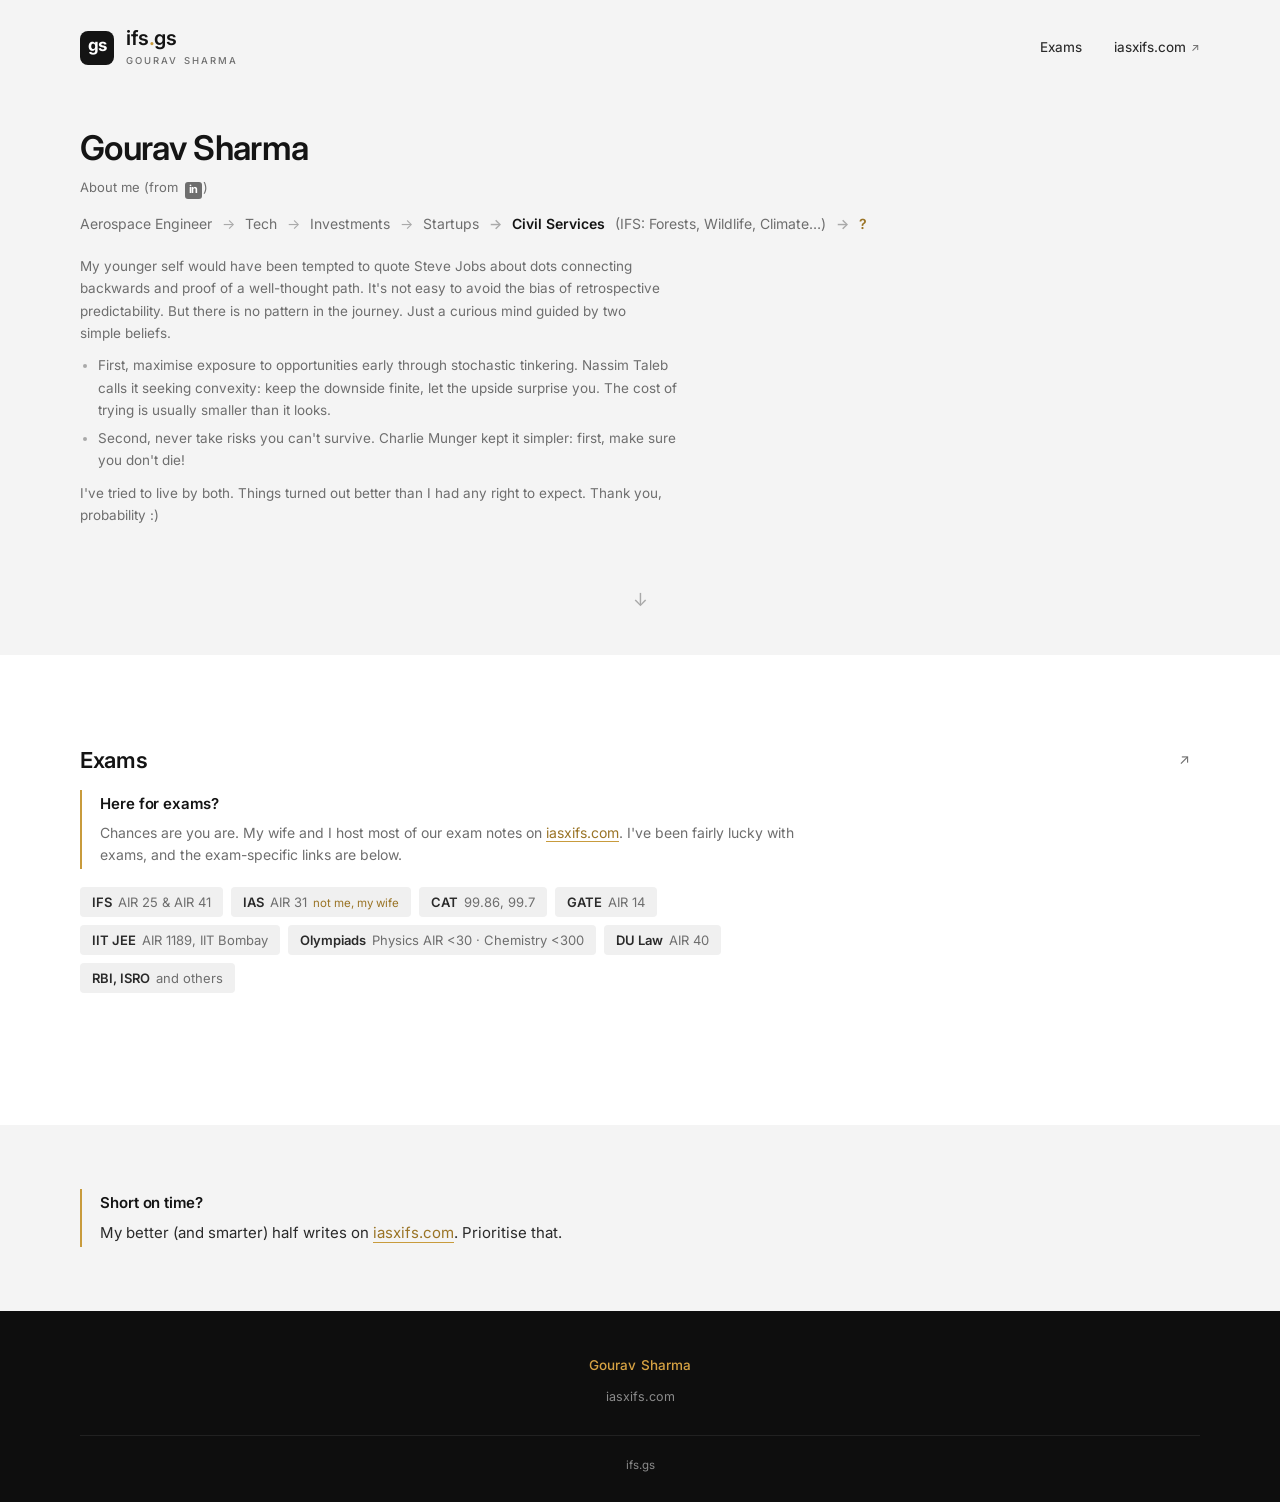
<file: index.html>
<!doctype html>
<html lang="en">
<head>
<meta charset="utf-8">
<meta name="viewport" content="width=device-width,initial-scale=1">
<title>ifs.gs — Gourav Sharma</title>
<meta name="description" content="Gourav Sharma. Aerospace engineer, tech, investments, startups, and now civil services (IFS) in forests, wildlife and climate.">
<link rel="preconnect" href="https://fonts.googleapis.com">
<link rel="preconnect" href="https://fonts.gstatic.com" crossorigin>
<link rel="stylesheet" href="https://fonts.googleapis.com/css2?family=Inter:wght@400;500;600;700&display=swap">
<link rel="icon" href="/favicon.svg" type="image/svg+xml">
<link rel="icon" href="/favicon-32.png" sizes="32x32" type="image/png">
<link rel="apple-touch-icon" href="/apple-touch-icon.png">
<link rel="stylesheet" href="/style.css">
</head>
<body>

<div class="top">
  <nav class="nav">
    <a class="brand" href="/" aria-label="ifs.gs, home">
      <span class="brand-mark" aria-hidden="true">gs</span>
      <span class="brand-text">
        <span class="brand-name">ifs<span class="dot">.</span>gs</span>
        <span class="brand-sub">Gourav Sharma</span>
      </span>
    </a>
    <div class="nav-links">
      <a href="#exams">Exams</a>
      <a href="https://iasxifs.com">iasxifs.com <span class="ext">↗</span></a>
    </div>
  </nav>

  <header class="hero">
    <div class="hero-inner">
      <div>
        <h1 class="hello">Gourav Sharma</h1>
        <p class="about-label">About me (from <a class="li" href="https://www.linkedin.com/in/g0uravs/" target="_blank" rel="noopener" aria-label="LinkedIn profile">in</a>)</p>
        <ol class="path" aria-label="Path so far">
          <li>Aerospace Engineer</li>
          <li>Tech</li>
          <li>Investments</li>
          <li>Startups</li>
          <li class="now">Civil Services <span>(IFS: Forests, Wildlife, Climate…)</span></li>
          <li class="next">?</li>
        </ol>

        <div class="musing">
          <p>My younger self would have been tempted to quote Steve Jobs about dots connecting backwards and proof of a well-thought path. It's not easy to avoid the bias of retrospective predictability. But there is no pattern in the journey. Just a curious mind guided by two simple beliefs.</p>
          <ul>
            <li>First, maximise exposure to opportunities early through stochastic tinkering. Nassim Taleb calls it seeking convexity: keep the downside finite, let the upside surprise you. The cost of trying is usually smaller than it looks.</li>
            <li>Second, never take risks you can't survive. Charlie Munger kept it simpler: first, make sure you don't die!</li>
          </ul>
          <p>I've tried to live by both. Things turned out better than I had any right to expect. Thank you, probability :)</p>
        </div>

      </div>
    </div>
    <a class="scroll-arrow" href="#exams" aria-label="Scroll down">↓</a>
  </header>
</div>

<main class="write">
  <div class="write-inner">

    <section class="topic" id="exams">
      <h2 class="topic-name">Exams</h2>
      <a class="topic-arrow" href="https://iasxifs.com" aria-label="Exam notes on iasxifs.com">↗</a>
      <div class="topic-body">
        <div class="card">
          <h3 class="card-title">Here for exams?</h3>
          <p class="card-body">Chances are you are. My wife and I host most of our exam notes on <a class="link" href="https://iasxifs.com">iasxifs.com</a>. I've been fairly lucky with exams, and the exam-specific links are below.</p>
        </div>
        <ul class="chips">
          <li><a class="chip" href="https://iasxifs.com"><span class="chip-k">IFS</span><span class="chip-v">AIR 25 &amp; AIR 41</span></a></li>
          <li><a class="chip" href="https://iasxifs.com"><span class="chip-k">IAS</span><span class="chip-v">AIR 31</span><span class="chip-note">not me, my wife</span></a></li>
          <li><a class="chip" href="https://iasxifs.com"><span class="chip-k">CAT</span><span class="chip-v">99.86, 99.7</span></a></li>
          <li><a class="chip" href="https://iasxifs.com"><span class="chip-k">GATE</span><span class="chip-v">AIR 14</span></a></li>
          <li><a class="chip" href="https://iasxifs.com"><span class="chip-k">IIT JEE</span><span class="chip-v">AIR 1189, IIT Bombay</span></a></li>
          <li><a class="chip" href="https://iasxifs.com"><span class="chip-k">Olympiads</span><span class="chip-v">Physics AIR &lt;30 · Chemistry &lt;300</span></a></li>
          <li><a class="chip" href="https://iasxifs.com"><span class="chip-k">DU Law</span><span class="chip-v">AIR 40</span></a></li>
          <li><a class="chip" href="https://iasxifs.com"><span class="chip-k">RBI, ISRO</span><span class="chip-v">and others</span></a></li>
        </ul>
      </div>
    </section>

  </div>
</main>

<aside class="note">
  <div class="note-inner">
    <div class="card">
      <h2 class="card-title">Short on time?</h2>
      <p class="card-body">My better (and smarter) half writes on <a class="link" href="https://iasxifs.com">iasxifs.com</a>. Prioritise that.</p>
    </div>
  </div>
</aside>

<footer>
  <div class="foot-inner">
    <div class="foot-name">Gourav Sharma</div>
    <div class="foot-links">
      <a href="https://iasxifs.com">iasxifs.com</a>
    </div>
    <div class="foot-fine">ifs.gs</div>
  </div>
</footer>

</body>
</html>
</file>
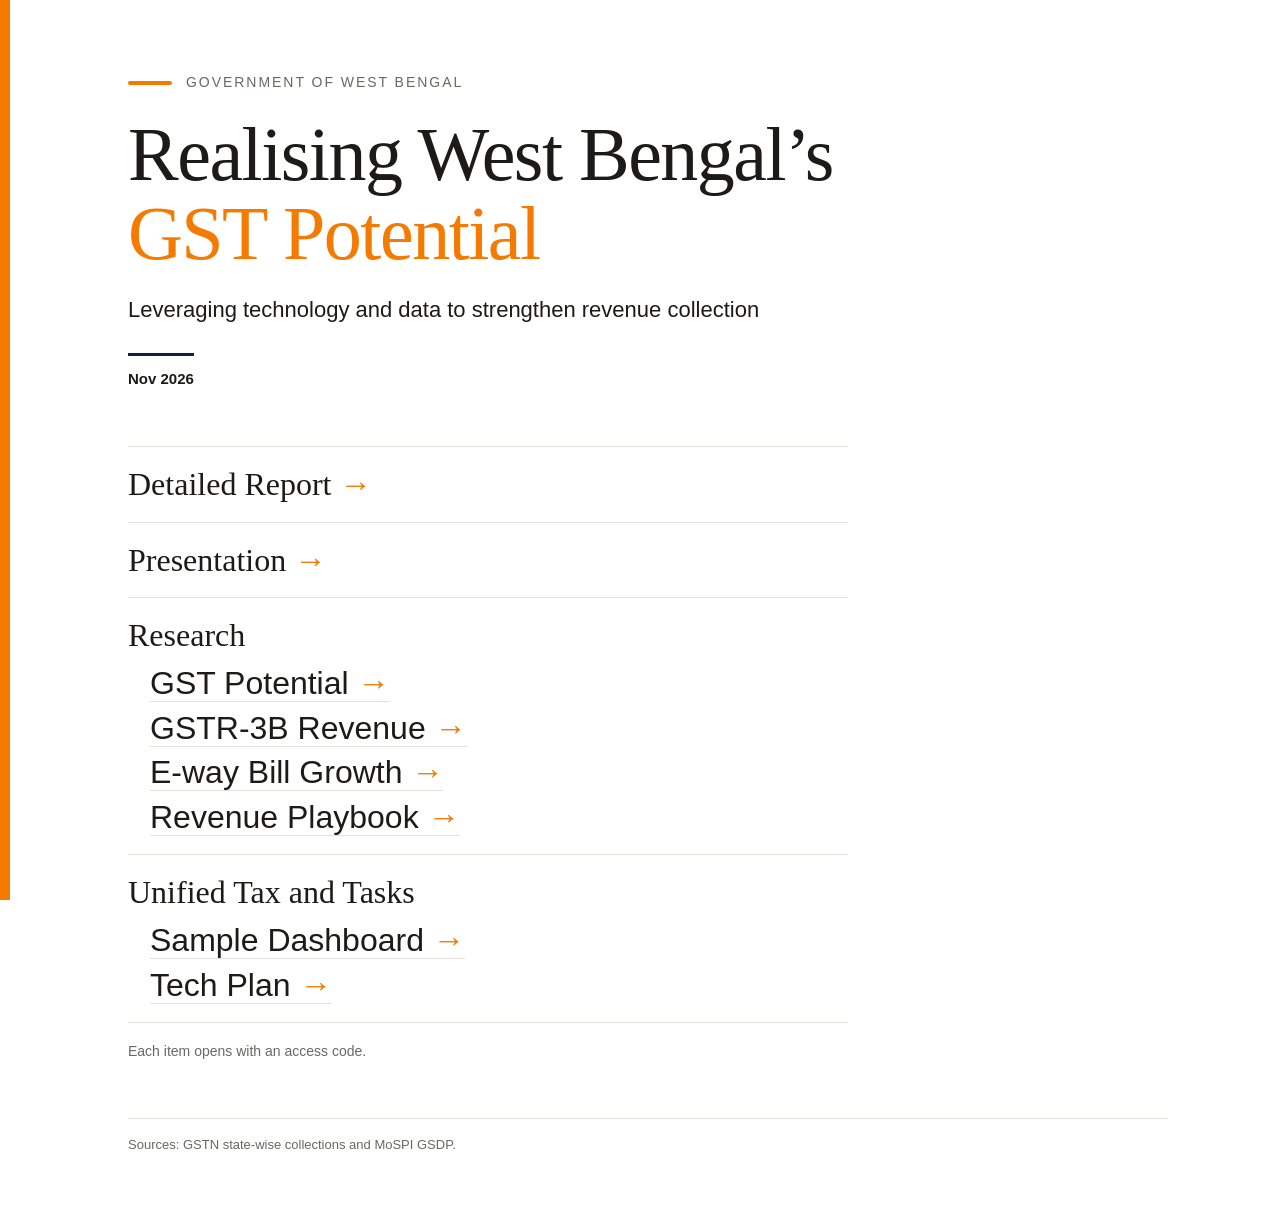
<file: t/index.html>
<!doctype html>
<html lang="en">
<head>
<meta charset="utf-8">
<meta name="viewport" content="width=device-width, initial-scale=1">
<meta name="robots" content="noindex, nofollow">
<title>GST · West Bengal</title>
<meta name="description" content="Realising West Bengal's GST potential: detailed report, presentation and Unified Tax and Tasks.">
<link rel="icon" href="/favicon.svg" type="image/svg+xml">
<link rel="icon" href="/favicon-32.png" sizes="32x32" type="image/png">
<link rel="stylesheet" href="assets/app.css">
<style>
:root{--wb-bengal:#F47A00;--ink:#14213D}
@media (prefers-color-scheme: dark){:root:not([data-theme="light"]){--wb-bengal:#FF9A3D;--ink:#E9EDF5}}
:root[data-theme="dark"]{--wb-bengal:#FF9A3D;--ink:#E9EDF5}
body{background:var(--color-panel);min-height:100vh;position:relative}
body::before{content:"";position:fixed;left:0;top:0;bottom:0;width:10px;background:var(--wb-bengal);z-index:2}
.wrap{max-width:1120px;margin:0 auto;padding:72px 32px 64px 48px}
.kicker{font-size:14px;letter-spacing:.14em;text-transform:uppercase;color:var(--color-fg-muted);margin:0 0 22px;display:flex;align-items:center;gap:14px}
.kicker::before{content:"";width:44px;height:4px;border-radius:2px;background:var(--wb-bengal)}
h1{font:400 clamp(40px,6.4vw,76px)/1.04 var(--font-anthropic-serif);letter-spacing:-.02em;margin:0 0 22px}
h1 em{font-style:normal;color:var(--wb-bengal);display:block}
.sub{font-size:clamp(17px,2vw,22px);line-height:1.35;margin:0 0 28px;max-width:720px}
.date{margin:0 0 56px;font-size:15px;font-weight:700;border-top:3px solid var(--ink);padding-top:12px;width:max-content}
.links{list-style:none;margin:0;padding:0;max-width:720px}
.links>li{border-top:1px solid var(--color-border-line);padding:18px 0}
.links>li:last-child{border-bottom:1px solid var(--color-border-line)}
.links a,.links .grp{font:400 clamp(24px,3vw,32px)/1.2 var(--font-anthropic-serif);color:inherit;text-decoration:none}
.links a:hover{color:var(--wb-bengal)}
.links>li>a::after{content:" →";color:var(--wb-bengal)}
.links ul{list-style:none;margin:10px 0 0;padding:0 0 0 22px;display:flex;flex-direction:column;gap:6px}
.links ul a{font:500 18px/1.4 inherit;font-family:inherit;border-bottom:1px solid var(--color-border-line)}
.links ul a::after{content:" →";color:var(--wb-bengal)}
.note{margin:18px 0 0;font-size:14px;color:var(--color-fg-muted)}
footer{margin-top:56px;padding-top:16px;border-top:1px solid var(--color-border-line);font-size:13px;color:var(--color-fg-muted)}
@media (max-width:720px){.wrap{padding:44px 16px 48px 26px}.date{margin-bottom:36px}body::before{width:6px}}
</style>
</head>
<body>
<main class="wrap">
  <p class="kicker">Government of West Bengal</p>
  <h1>Realising West Bengal’s <em>GST Potential</em></h1>
  <p class="sub">Leveraging technology and data to strengthen revenue collection</p>
  <p class="date">Nov 2026</p>

  <ul class="links">
    <li><a href="report/">Detailed Report</a></li>
    <li><a href="gst-ppt-detailed/">Presentation</a></li>
    <li><span class="grp">Research</span>
      <ul>
        <li><a href="gst-potential/">GST Potential</a></li>
        <li><a href="gst-3b-revenue/">GSTR-3B Revenue</a></li>
        <li><a href="eway-bill/">E-way Bill Growth</a></li>
        <li><a href="gst-strategy/">Revenue Playbook</a></li>
      </ul>
    </li>
    <li><span class="grp">Unified Tax and Tasks</span>
      <ul>
        <li><a href="utt/">Sample Dashboard</a></li>
        <li><a href="utt/tech-plan/">Tech Plan</a></li>
      </ul>
    </li>
  </ul>
  <p class="note">Each item opens with an access code.</p>

  <footer>Sources: GSTN state-wise collections and MoSPI GSDP.</footer>
</main>
</body>
</html>
</file>
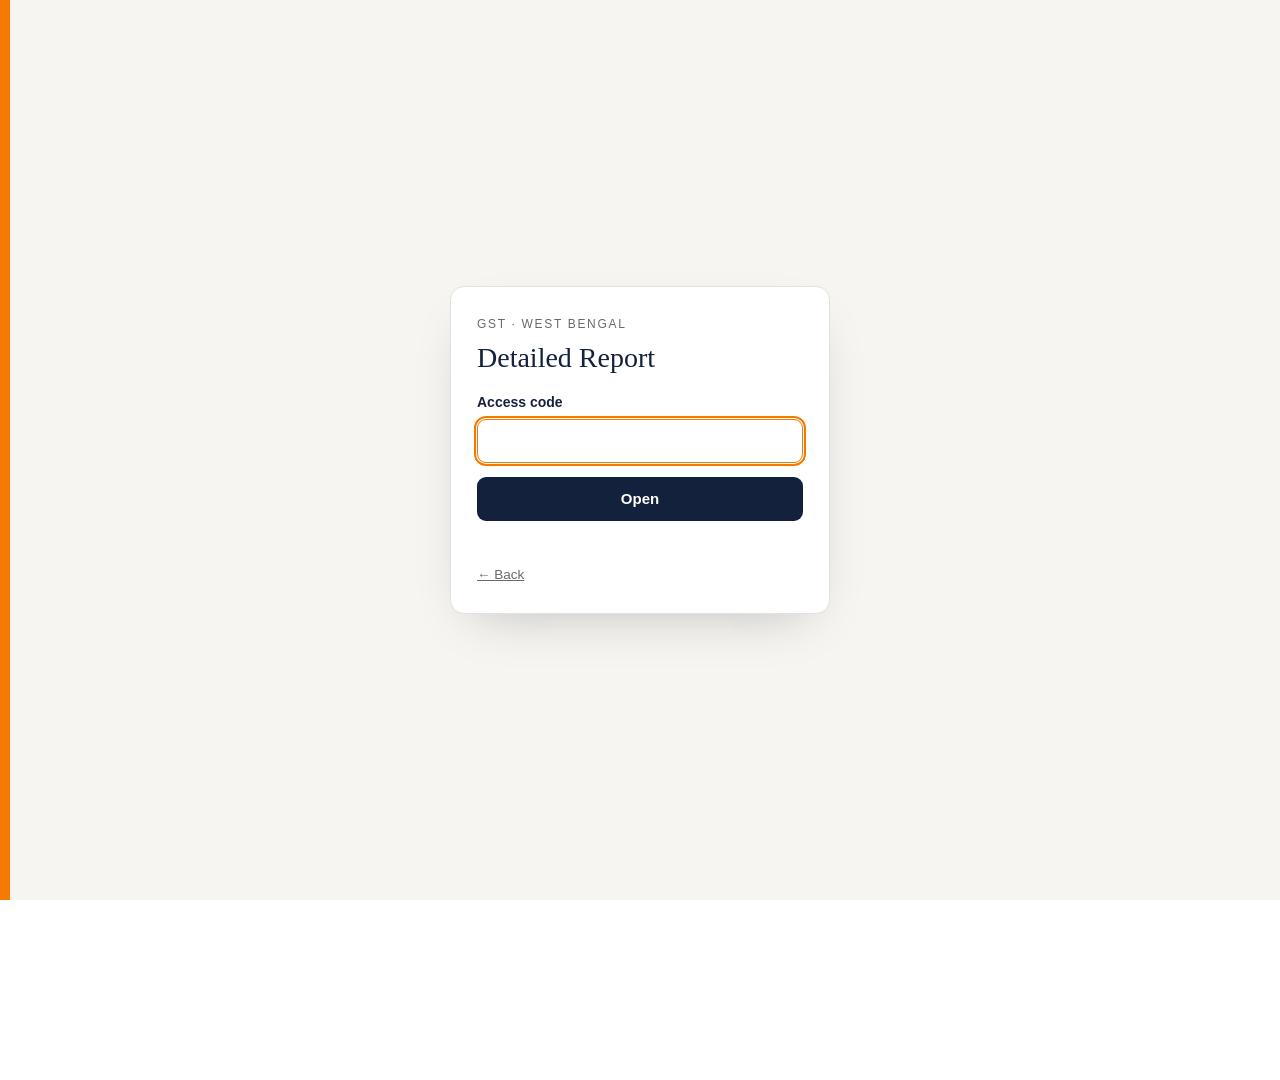
<file: t/report/index.html>
<!doctype html>
<html lang="en">
<head>
<meta charset="utf-8">
<meta name="viewport" content="width=device-width, initial-scale=1">
<meta name="robots" content="noindex, nofollow">
<script src="../gate.js" data-sec="doc"></script>
<title>Detailed Report · GST</title>
<link rel="icon" href="/favicon.svg" type="image/svg+xml">
<link rel="stylesheet" href="../assets/app.css">
<style>
:root{--wb-bengal:#F47A00}
@media (prefers-color-scheme: dark){:root:not([data-theme="light"]){--wb-bengal:#FF9A3D}}
:root[data-theme="dark"]{--wb-bengal:#FF9A3D}
body{background:var(--color-panel);min-height:100vh}
body::before{content:"";position:fixed;left:0;top:0;bottom:0;width:10px;background:var(--wb-bengal)}
.wrap{max-width:1100px;margin:0 auto;padding:40px 32px 64px 48px}
.back{font-size:14px;color:var(--color-fg-muted);text-decoration:none}
.back:hover{text-decoration:underline}
.kicker{font-size:14px;letter-spacing:.14em;text-transform:uppercase;color:var(--color-fg-muted);margin:48px 0 18px;display:flex;align-items:center;gap:14px}
.kicker::before{content:"";width:44px;height:4px;border-radius:2px;background:var(--wb-bengal)}
h1{font:400 clamp(36px,5vw,56px)/1.08 var(--font-anthropic-serif);margin:0 0 18px}
p{font-size:17px;line-height:1.55}
.dl{display:inline-block;padding:10px 18px;border-radius:24px;border:2px solid var(--wb-bengal);color:var(--wb-bengal);font-weight:600;text-decoration:none}
.dl:hover{background:var(--wb-bengal);color:#fff}
.pdf{display:block;width:100%;height:80vh;margin-top:18px;border:1px solid var(--color-border-line);border-radius:8px}
@media (max-width:720px){.wrap{padding:28px 16px 48px 26px}body::before{width:6px}}
</style>
</head>
<body>
<main class="wrap">
  <a class="back" href="../">← GST · West Bengal</a>
  <p class="kicker">Report</p>
  <h1>Realising West Bengal’s GST Potential</h1>
  <p><a class="dl" href="Realising-West-Bengal-GST-Potential.pdf">Open the report (PDF)</a></p>
  <object class="pdf" data="Realising-West-Bengal-GST-Potential.pdf" type="application/pdf" aria-label="Detailed report"><p>The PDF cannot be shown here. <a href="Realising-West-Bengal-GST-Potential.pdf">Open it in a new tab.</a></p></object>
</main>
</body>
</html>
</file>
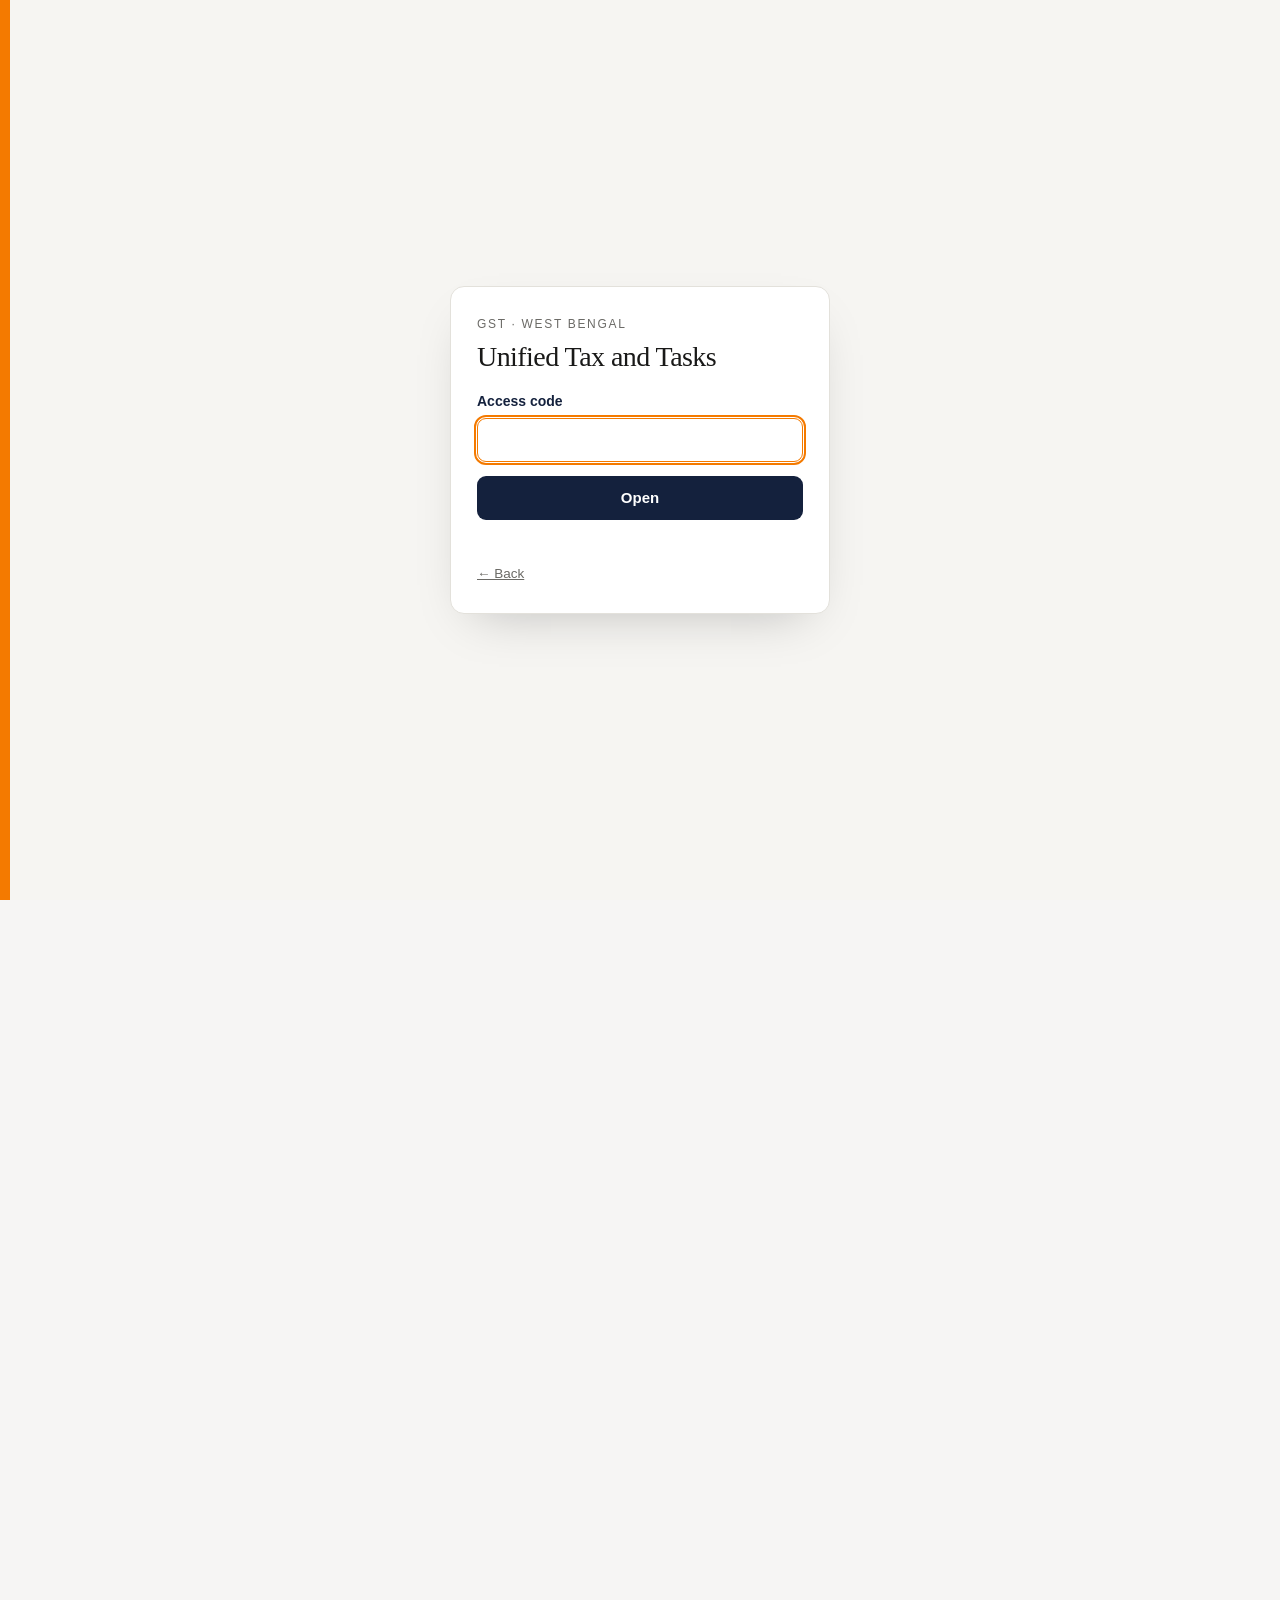
<file: t/utt/index.html>
<!doctype html>
<html lang="en">
<head>
<meta charset="utf-8">
<meta name="viewport" content="width=device-width, initial-scale=1">
<meta name="robots" content="noindex, nofollow">
<script src="../gate.js" data-sec="dash"></script>
<title>Unified Tax and Tasks</title>
<link rel="preconnect" href="https://fonts.googleapis.com">
<link rel="preconnect" href="https://fonts.gstatic.com" crossorigin>
<link href="https://fonts.googleapis.com/css2?family=Schibsted+Grotesk:wght@400;500;600;700;800;900&display=swap" rel="stylesheet">
<style>
:root {
  --ink: #191918; --text-strong: #37352f; --text-body: #55534e; --text-subtle: #6b6a66; --text-faint: #8f8d88;
  --surface: #ffffff; --surface-inset: #fbfbfa; --surface-muted: #f6f5f4; --surface-hover: #f3f2f0; --surface-sunken: #f1f0ee;
  --track: #efeeec; --line: #ecebe8; --border: #e3e2df; --border-strong: #c9c7c2; --border-hover: #9d9b96;
  --primary: #0b66c3; --primary-hover: #0a579f; --primary-soft: #e8f1fc; --link: #0b5cad;
  --good: #2f9e44; --good-ink: #1d6b31; --good-soft: #dff3e2;
  --blue: #2f6fdb; --blue-ink: #1f4f9e; --blue-soft: #dfeafb;
  --warn: #d9731a; --warn-ink: #8a4510; --warn-soft: #fcebd9; --warn-edge: #f3d2b3;
  --violet: #7c4ddb; --violet-ink: #51308f; --violet-soft: #efe6fb;
  --teal: #1f8a70; --teal-soft: #dcefea;
  --bad: #c4320a; --bad-ink: #9a2a0a; --bad-soft: #fde4dc;
  --heat: #0b66c3; --heat-bad: #c4320a;
  --s1: #b9c4d3; --s2: #7f9fc8; --s3: #3f7fd0; --s4: #2f63b0; --s5: #d9731a; --s6: #c25a10; --s7: #9a3412; --s8: #2f9e44; --s9: #a8a6a1; --s10: #7c4ddb;
  --radius: 14px; --shadow-offset: 2px 2px 0 #191918;
  --shadow-card: 0 0 0 1px rgba(25,25,24,0.03), 0 12px 30px -18px rgba(25,25,24,0.14);
  --header-h: 58px; --container: 1320px;
  --sans: "Schibsted Grotesk", "Helvetica Neue", Helvetica, Arial, sans-serif;
  color-scheme: light;
}
@media (prefers-color-scheme: dark) {
  :root:not([data-theme="light"]) {
    --ink: #f2f1ee; --text-strong: #e4e2dd; --text-body: #c9c7c2; --text-subtle: #a3a19c; --text-faint: #85837e;
    --surface: #1d1d1b; --surface-inset: #212120; --surface-muted: #141413; --surface-hover: #2a2a28; --surface-sunken: #262624;
    --track: #2e2e2b; --line: #2b2b29; --border: #353532; --border-strong: #4a4a46; --border-hover: #6b6a66;
    --primary: #4d94e8; --primary-hover: #6aa6ee; --primary-soft: #1b2b40; --link: #7fb2f0;
    --good: #4cc463; --good-ink: #7fd68f; --good-soft: #1c3322;
    --blue: #6a9cf0; --blue-ink: #9fc0f5; --blue-soft: #1c2a42;
    --warn: #ef9443; --warn-ink: #f3b377; --warn-soft: #3a2918; --warn-edge: #5a3d21;
    --violet: #a283f0; --violet-ink: #c4b0f6; --violet-soft: #2c2340;
    --bad: #ef6a45; --bad-ink: #f59b80; --bad-soft: #3d2019;
    --heat: #4d94e8; --heat-bad: #ef6a45;
    --s1: #4a5463; --s2: #5d7aa3; --s3: #4d8be0; --s4: #6a9cf0; --s5: #ef9443; --s6: #e07a2c; --s7: #c9542a; --s8: #4cc463; --s9: #6b6a66; --s10: #a283f0;
    --shadow-offset: 2px 2px 0 #000; --shadow-card: 0 0 0 1px rgba(0,0,0,.2), 0 12px 30px -18px rgba(0,0,0,.6);
    color-scheme: dark;
  }
}
:root[data-theme="dark"] {
  --ink: #f2f1ee; --text-strong: #e4e2dd; --text-body: #c9c7c2; --text-subtle: #a3a19c; --text-faint: #85837e;
  --surface: #1d1d1b; --surface-inset: #212120; --surface-muted: #141413; --surface-hover: #2a2a28; --surface-sunken: #262624;
  --track: #2e2e2b; --line: #2b2b29; --border: #353532; --border-strong: #4a4a46; --border-hover: #6b6a66;
  --primary: #4d94e8; --primary-hover: #6aa6ee; --primary-soft: #1b2b40; --link: #7fb2f0;
  --good: #4cc463; --good-ink: #7fd68f; --good-soft: #1c3322;
  --blue: #6a9cf0; --blue-ink: #9fc0f5; --blue-soft: #1c2a42;
  --warn: #ef9443; --warn-ink: #f3b377; --warn-soft: #3a2918; --warn-edge: #5a3d21;
  --violet: #a283f0; --violet-ink: #c4b0f6; --violet-soft: #2c2340;
  --bad: #ef6a45; --bad-ink: #f59b80; --bad-soft: #3d2019;
  --heat: #4d94e8; --heat-bad: #ef6a45;
  --s1: #4a5463; --s2: #5d7aa3; --s3: #4d8be0; --s4: #6a9cf0; --s5: #ef9443; --s6: #e07a2c; --s7: #c9542a; --s8: #4cc463; --s9: #6b6a66; --s10: #a283f0;
  --shadow-offset: 2px 2px 0 #000; --shadow-card: 0 0 0 1px rgba(0,0,0,.2), 0 12px 30px -18px rgba(0,0,0,.6);
  color-scheme: dark;
}
* { box-sizing: border-box; }
html { -webkit-text-size-adjust: 100%; }
body { margin: 0; font-family: var(--sans); font-size: 14.5px; line-height: 1.5; color: var(--text-body); background: var(--surface-muted); }
button, input, select { font: inherit; color: inherit; }
h1, h2, h3 { color: var(--ink); margin: 0; letter-spacing: -0.02em; }
.num { font-variant-numeric: tabular-nums; }
.faint { color: var(--text-faint); font-size: 12.5px; }
.muted { color: var(--text-subtle); }
:focus-visible { outline: 2px solid var(--primary); outline-offset: 2px; }

/* top bar */
.topbar { position: sticky; top: 0; z-index: 30; height: var(--header-h); background: color-mix(in srgb, var(--surface) 88%, transparent); backdrop-filter: saturate(1.4) blur(10px); border-bottom: 1px solid var(--line); }
.topbar .in { max-width: var(--container); margin: 0 auto; height: 100%; padding: 0 20px; display: flex; align-items: center; gap: 12px; }
.mark { width: 34px; height: 34px; border-radius: 9px; border: 1.5px solid var(--ink); box-shadow: var(--shadow-offset); background: var(--surface); display: grid; place-items: center; font-weight: 900; color: var(--ink); font-size: 13px; letter-spacing: -0.04em; flex: none; }
.brand { font-weight: 900; color: var(--ink); letter-spacing: -0.03em; font-size: 17px; line-height: 1.15; }
.brand small { display: block; font-weight: 500; font-size: 11.5px; color: var(--text-subtle); letter-spacing: 0; }
.sp { flex: 1; }
.demo-flag { font-size: 12px; font-weight: 700; color: var(--warn-ink); background: var(--warn-soft); border: 1px solid var(--warn-edge); padding: 3px 9px; border-radius: 99px; white-space: nowrap; }
.who { display: flex; align-items: center; gap: 8px; border: 1px solid var(--border); background: var(--surface); border-radius: 99px; padding: 3px 12px 3px 3px; font-weight: 600; color: var(--text-strong); font-size: 13px; white-space: nowrap; }
.av { width: 30px; height: 30px; border-radius: 50%; background: var(--ink); color: var(--surface); display: grid; place-items: center; font-weight: 800; font-size: 11.5px; flex: none; }
.icon-btn { width: 36px; height: 36px; border-radius: 9px; border: 1px solid var(--border); background: var(--surface); cursor: pointer; display: grid; place-items: center; color: var(--text-strong); }
.icon-btn:hover { border-color: var(--border-hover); }
.icon-btn svg, .btn svg { width: 17px; height: 17px; stroke: currentColor; fill: none; stroke-width: 2; stroke-linecap: round; stroke-linejoin: round; }

main { max-width: var(--container); margin: 0 auto; padding: 26px 20px 100px; }
.crumbs { font-size: 13px; color: var(--text-subtle); margin-bottom: 6px; }
.crumbs b { color: var(--text-strong); }
.head { display: flex; align-items: flex-end; gap: 16px; flex-wrap: wrap; margin-bottom: 18px; }
.page-title { font-size: clamp(28px, 4vw, 40px); font-weight: 900; letter-spacing: -0.04em; line-height: 1.08; }
.page-sub { margin: 8px 0 0; color: var(--text-subtle); font-size: 14px; }
.actions { display: flex; gap: 8px; flex-wrap: wrap; }
.btn { min-height: 38px; padding: 0 14px; border-radius: 9px; border: 1px solid var(--border); background: var(--surface); color: var(--ink); font-weight: 600; font-size: 13.5px; display: inline-flex; align-items: center; gap: 7px; cursor: pointer; white-space: nowrap; transition: border-color .15s, background .15s; }
.btn:hover { border-color: var(--border-hover); }
.btn.soft { background: var(--primary-soft); border-color: transparent; color: var(--link); }
.btn.sm { min-height: 32px; padding: 0 11px; font-size: 13px; }
.btn.ghost { border-color: transparent; background: transparent; }

/* filter bar */
.fbar { position: sticky; top: var(--header-h); z-index: 20; background: color-mix(in srgb, var(--surface) 96%, transparent); backdrop-filter: blur(8px); border: 1px solid var(--border); border-radius: var(--radius); padding: 10px 12px; margin-bottom: 16px; box-shadow: var(--shadow-card); }
.frow { display: flex; gap: 10px; flex-wrap: wrap; align-items: flex-end; }
.fs { display: flex; flex-direction: column; gap: 3px; min-width: 0; }
.fs > span { font-size: 11.5px; font-weight: 700; color: var(--text-subtle); text-transform: uppercase; letter-spacing: .04em; }
.fs select, .fs input { height: 36px; border: 1px solid var(--border); border-radius: 8px; background: var(--surface); padding: 0 8px; min-width: 112px; font-size: 13.5px; color: var(--text-strong); }
.fs select:hover, .fs input:hover { border-color: var(--border-hover); }
.fs.grow { flex: 1 1 160px; }
#fmethod, #flevel { min-width: 0; max-width: 150px; } .fs.grow input { width: 100%; }
.seg { display: inline-flex; border: 1px solid var(--border); border-radius: 9px; padding: 2px; background: var(--surface-sunken); gap: 2px; }
.seg button { border: 0; background: transparent; padding: 0 10px; height: 30px; border-radius: 7px; font-size: 13px; font-weight: 600; color: var(--text-subtle); cursor: pointer; white-space: nowrap; }
.seg button.on { background: var(--surface); color: var(--ink); box-shadow: 0 1px 2px rgba(0,0,0,.08), 0 0 0 1px var(--border); }
.chips { display: flex; gap: 6px; flex-wrap: wrap; margin-top: 8px; }
.chips:empty { display: none; }
.chip { display: inline-flex; align-items: center; gap: 6px; font-size: 12.5px; font-weight: 600; padding: 3px 4px 3px 10px; border-radius: 99px; background: var(--primary-soft); color: var(--link); border: 0; cursor: pointer; }
.chip i { font-style: normal; width: 18px; height: 18px; border-radius: 50%; display: grid; place-items: center; background: color-mix(in srgb, var(--link) 15%, transparent); }
.chip.clear { background: transparent; color: var(--text-subtle); padding-right: 10px; }

/* tabs */
.tabs { display: flex; gap: 4px; margin: 0 0 14px; border-bottom: 1px solid var(--border); overflow-x: auto; scrollbar-width: none; }
.tabs button { border: 0; background: none; padding: 8px 16px 11px 2px; margin-right: 14px; cursor: pointer; text-align: left; border-bottom: 2.5px solid transparent; margin-bottom: -1px; white-space: nowrap; }
.tabs button b { display: block; font-size: 15.5px; font-weight: 800; color: var(--text-subtle); letter-spacing: -0.02em; }
.tabs button small { display: block; font-size: 12px; color: var(--text-faint); }
.tabs button:hover b { color: var(--ink); }
.tabs button.on { border-bottom-color: var(--ink); } .tabs button.on b { color: var(--ink); }
.tab { display: none; } .tab.on { display: block; }
.tabhead { display: none; }
body.all-mode .tabhead { display: block; font-size: 22px; font-weight: 900; letter-spacing: -0.03em; margin: 26px 0 12px; padding-top: 16px; border-top: 2px solid var(--ink); }
body.all-mode .tab[data-tab="ov"] .tabhead, body.all-mode #ovPanels { display: none; }
.grid3 { display: grid; grid-template-columns: repeat(3, minmax(0, 1fr)); gap: 16px; margin-bottom: 16px; }
.grid3 > .card { margin-bottom: 0; display: flex; flex-direction: column; }
.ovp h2 { font-size: 17px; font-weight: 800; }
.ovp .mini-kpis { grid-template-columns: 1fr 1fr; margin: 12px 0; }
.ovp .lst { flex: 1; }
.ovp .li { display: grid; grid-template-columns: 1fr auto; gap: 2px 10px; align-items: center; padding: 6px 0; border-top: 1px solid var(--line); font-size: 13px; }
.ovp .li .stack { grid-column: 1 / -1; height: 5px; }
.ovp h4 { margin: 4px 0 4px; font-size: 11.5px; text-transform: uppercase; letter-spacing: .04em; color: var(--text-subtle); font-weight: 800; }
.ovp .go { margin-top: 12px; align-self: flex-start; }
/* task type tiles */
.ttiles { display: grid; grid-template-columns: repeat(auto-fill, minmax(232px, 1fr)); gap: 10px; }
.ttile { border: 1px solid var(--border); background: var(--surface-inset); border-radius: 12px; padding: 12px 14px; text-align: left; cursor: pointer; display: flex; flex-direction: column; gap: 2px; transition: border-color .15s, transform .15s; min-width: 0; font: inherit; color: inherit; }
.ttile:hover { border-color: var(--border-hover); transform: translateY(-1px); }
.ttile.on { border-color: var(--ink); box-shadow: 0 0 0 1px var(--ink); background: var(--surface); }
.ttile .tt-h { font-weight: 800; color: var(--ink); font-size: 14px; }
.ttile .tt-s { font-size: 11.5px; color: var(--text-subtle); }
.ttile > b { font-size: 24px; font-weight: 900; letter-spacing: -0.04em; color: var(--good-ink); margin-top: 6px; line-height: 1.1; }
.ttile > small { font-size: 11.5px; color: var(--text-subtle); }
.tt-f { display: grid; grid-template-columns: 62px 1fr 58px; gap: 3px 6px; align-items: center; font-size: 11px; color: var(--text-subtle); margin: 8px 0 6px; }
.tt-f span.bar { height: 7px; border-radius: 99px; background: var(--track); overflow: hidden; display: block; }
.tt-f span.bar i { display: block; height: 100%; border-radius: inherit; }
.tt-f em { font-style: normal; text-align: right; color: var(--text-strong); font-weight: 700; font-variant-numeric: tabular-nums; }
.tt-g { display: flex; gap: 12px; font-size: 11.5px; color: var(--text-subtle); border-top: 1px solid var(--line); padding-top: 6px; flex-wrap: wrap; }
.tt-g b { color: var(--text-strong); font-weight: 700; }
.ttile.all > b { color: var(--ink); }

/* KPI cards */
.kpis { display: grid; grid-template-columns: repeat(8, 1fr); gap: 10px; margin-bottom: 16px; }
.kpi { background: var(--surface); border: 1px solid var(--border); border-radius: var(--radius); padding: 12px 14px 12px; text-align: left; cursor: pointer; display: flex; flex-direction: column; gap: 1px; transition: border-color .2s, transform .15s, box-shadow .2s; position: relative; min-width: 0; }
.kpi:hover { border-color: var(--border-hover); transform: translateY(-1px); }
.kpi.on { border-color: var(--ink); box-shadow: 0 0 0 1px var(--ink); }
.kpi span { font-size: 12px; font-weight: 600; color: var(--text-subtle); }
.kpi b { font-size: 26px; font-weight: 900; letter-spacing: -0.04em; color: var(--ink); line-height: 1.15; font-variant-numeric: tabular-nums; white-space: nowrap; }
.kpi small { font-size: 11.5px; color: var(--text-subtle); white-space: nowrap; overflow: hidden; text-overflow: ellipsis; }
.kpi .kbar { display: block; height: 4px; background: var(--track); border-radius: 99px; margin-top: 8px; overflow: hidden; }
.kpi .kbar em { display: block; height: 100%; border-radius: inherit; background: var(--ink); transition: width .5s; }
.kpi.good b { color: var(--good-ink); } .kpi.good .kbar em { background: var(--good); }
.kpi.blue b { color: var(--blue-ink); } .kpi.blue .kbar em { background: var(--blue); }
.kpi.hot b { color: var(--bad); } .kpi.hot .kbar em { background: var(--bad); }
.kpi.warn b { color: var(--warn-ink); } .kpi.warn .kbar em { background: var(--warn); }
.kpi.violet b { color: var(--violet-ink); } .kpi.violet .kbar em { background: var(--violet); }

/* cards */
.card { background: var(--surface); border: 1px solid var(--border); border-radius: var(--radius); padding: 16px 18px; margin-bottom: 16px; min-width: 0; }
.card-h { display: flex; align-items: center; gap: 10px; margin-bottom: 12px; flex-wrap: wrap; }
.card-h h2 { font-size: 17px; font-weight: 800; }
.card-h .sub { font-size: 12.5px; color: var(--text-subtle); flex-basis: 100%; margin-top: -6px; }
.grid2 { display: grid; grid-template-columns: 1fr 1fr; gap: 16px; }
.grid2 > .card { margin-bottom: 16px; }
.legend { display: flex; gap: 12px; flex-wrap: wrap; font-size: 12px; color: var(--text-subtle); }
.legend i { display: inline-block; width: 10px; height: 10px; border-radius: 3px; margin-right: 5px; vertical-align: -1px; }

/* pipeline */
.pipe { display: grid; grid-template-columns: repeat(7, minmax(0, 1fr)) 14px repeat(3, minmax(0, 0.85fr)); gap: 0; align-items: stretch; }
.ptile { position: relative; border: 1px solid var(--border); background: var(--surface-inset); border-radius: 12px; padding: 10px 10px 10px 12px; cursor: pointer; text-align: left; margin-right: 18px; transition: border-color .15s, transform .15s; display: flex; flex-direction: column; min-width: 0; }
.ptile:hover { border-color: var(--border-hover); transform: translateY(-1px); }
.ptile.on { border-color: var(--ink); box-shadow: 0 0 0 1px var(--ink); }
.ptile.closed { margin-right: 8px; }
.ptile .sn { font-size: 11px; font-weight: 800; color: var(--text-subtle); text-transform: uppercase; letter-spacing: .03em; white-space: nowrap; overflow: hidden; text-overflow: ellipsis; display: flex; align-items: center; gap: 6px; }
.ptile .sn i { width: 8px; height: 8px; border-radius: 50%; flex: none; }
.ptile .pc { font-size: 26px; font-weight: 900; color: var(--ink); letter-spacing: -0.04em; line-height: 1.2; font-variant-numeric: tabular-nums; }
.ptile .pm { font-size: 11.5px; color: var(--text-subtle); white-space: nowrap; overflow: hidden; text-overflow: ellipsis; line-height: 1.35; }
.ptile .od { white-space: normal !important; }
.ptile .od { margin-top: 6px; display: flex; align-items: center; gap: 6px; font-size: 11.5px; font-weight: 700; color: var(--bad); white-space: nowrap; }
.ptile .od.zero { color: var(--good-ink); }
.ptile .obar { height: 4px; border-radius: 99px; background: var(--track); overflow: hidden; margin-top: 4px; }
.ptile .obar em { display: block; height: 100%; background: var(--bad); }
.ptile .arrow { position: absolute; right: -19px; top: 50%; transform: translateY(-50%); width: 20px; text-align: center; font-size: 10px; font-weight: 800; color: var(--text-faint); line-height: 1.1; pointer-events: none; }
.ptile .arrow::before { content: "›"; display: block; font-size: 18px; color: var(--border-strong); }
.pipe .gap { border-left: 2px dashed var(--border); margin: 6px 6px 6px 0; }
.pipe-foot { display: flex; gap: 18px; flex-wrap: wrap; margin-top: 12px; font-size: 12.5px; color: var(--text-subtle); }
.pipe-foot b { color: var(--ink); }

/* matrix */
.tablewrap { overflow-x: auto; margin: 0 -18px; padding: 0 18px; }
table { border-collapse: separate; border-spacing: 0; width: 100%; font-size: 13px; }
th { position: sticky; top: 0; background: var(--surface); text-align: right; font-size: 11px; text-transform: uppercase; letter-spacing: .03em; color: var(--text-subtle); font-weight: 800; padding: 8px 6px; border-bottom: 1px solid var(--border); white-space: nowrap; cursor: pointer; user-select: none; }
th:hover { color: var(--ink); }
th.l, td.l { text-align: left; }
th.sorted { color: var(--ink); }
th.sorted::after { content: attr(data-dir); margin-left: 3px; }
th.stg { text-align: center; }
td { padding: 6px 4px; border-bottom: 1px solid var(--line); text-align: right; font-variant-numeric: tabular-nums; white-space: nowrap; color: var(--text-strong); }
tbody tr { cursor: pointer; }
tbody tr:hover td { background: var(--surface-hover); }
tbody tr:hover td.h { filter: brightness(0.96); }
td.h { text-align: center; font-weight: 700; min-width: 38px; border-left: 2px solid var(--surface); }
td.h.zero { color: var(--text-faint); font-weight: 500; }
td.h.on, th.on { box-shadow: inset 0 0 0 1.5px var(--ink); }
.oname { display: flex; align-items: center; gap: 8px; min-width: 165px; }
.oname .av { width: 28px; height: 28px; font-size: 10.5px; background: var(--surface-sunken); color: var(--ink); border: 1px solid var(--border); }
.oname b { display: block; color: var(--ink); font-weight: 700; font-size: 13.5px; }
.oname small { display: block; color: var(--text-subtle); font-size: 11.5px; }
.rank { color: var(--text-faint); font-size: 12px; width: 22px; text-align: right; }
.lv { display: inline-block; font-size: 10.5px; font-weight: 800; padding: 1px 6px; border-radius: 5px; background: var(--surface-sunken); color: var(--text-strong); border: 1px solid var(--border); margin-left: 4px; vertical-align: 1px; }
.score { display: inline-flex; align-items: center; gap: 7px; justify-content: flex-end; }
.score i { width: 28px; height: 6px; border-radius: 99px; background: var(--track); overflow: hidden; display: inline-block; }
.score i em { display: block; height: 100%; border-radius: inherit; }
.score b { min-width: 24px; display: inline-block; font-weight: 800; }
.dstack { display: inline-flex; width: 24px; height: 6px; border-radius: 99px; overflow: hidden; background: var(--track); margin-left: 6px; vertical-align: 1px; }
.dstack i { display: block; height: 100%; }
.bad-t { color: var(--bad); font-weight: 700; }
.good-t { color: var(--good-ink); font-weight: 700; }
.tfoot { display: flex; align-items: center; gap: 10px; margin-top: 12px; flex-wrap: wrap; }
.tfoot .sp { flex: 1; }

/* bars */
.hrow { display: grid; grid-template-columns: 150px 1fr 92px; gap: 10px; align-items: center; padding: 5px 6px; border-radius: 8px; cursor: pointer; border: 0; background: none; width: 100%; text-align: left; }
.hrow:hover { background: var(--surface-hover); }
.hrow.on { background: var(--primary-soft); }
.hrow .hl { font-size: 13px; font-weight: 600; color: var(--text-strong); white-space: nowrap; overflow: hidden; text-overflow: ellipsis; }
.hrow .hl small { display: block; font-weight: 500; color: var(--text-faint); font-size: 11px; }
.stack { display: flex; height: 14px; border-radius: 4px; overflow: hidden; background: var(--track); }
.stack i { display: block; height: 100%; min-width: 0; }
.stack i + i { box-shadow: inset 1px 0 0 var(--surface); }
.hrow .hn { font-size: 12.5px; text-align: right; color: var(--text-strong); font-weight: 700; font-variant-numeric: tabular-nums; }
.hrow .hn small { color: var(--text-faint); font-weight: 500; }

/* leaders */
.lead { display: grid; grid-template-columns: 1fr 1fr; gap: 16px; }
.lead h3 { font-size: 12px; text-transform: uppercase; letter-spacing: .04em; color: var(--text-subtle); font-weight: 800; margin-bottom: 6px; display: flex; align-items: center; gap: 6px; }
.lrow { display: flex; align-items: center; gap: 9px; padding: 7px 6px; border-radius: 8px; cursor: pointer; }
.lrow:hover { background: var(--surface-hover); }
.lrow .av { width: 28px; height: 28px; font-size: 10.5px; }
.lrow .who2 { flex: 1; min-width: 0; }
.lrow .who2 b { display: block; font-size: 13px; color: var(--ink); white-space: nowrap; overflow: hidden; text-overflow: ellipsis; }
.lrow .who2 small { display: block; font-size: 11.5px; color: var(--text-subtle); white-space: nowrap; overflow: hidden; text-overflow: ellipsis; }
.lrow .sc { font-weight: 900; font-size: 17px; letter-spacing: -0.03em; }

/* trend */
.trend svg { width: 100%; height: auto; display: block; overflow: visible; }
.trend text { font-family: var(--sans); fill: var(--text-subtle); font-size: 11px; }

/* allotment */
.mini-kpis { display: grid; grid-template-columns: repeat(3, 1fr); gap: 8px; margin-bottom: 12px; }
.mini { background: var(--surface-inset); border: 1px solid var(--line); border-radius: 10px; padding: 8px 10px; }
.mini span { display: block; font-size: 11.5px; color: var(--text-subtle); font-weight: 600; }
.mini b { font-size: 19px; font-weight: 900; color: var(--ink); letter-spacing: -0.03em; font-variant-numeric: tabular-nums; }
.hist { display: flex; align-items: flex-end; gap: 3px; height: 70px; margin-top: 6px; }
.hist i { flex: 1; background: var(--blue); border-radius: 3px 3px 0 0; min-height: 2px; opacity: .85; }
.hist-x { display: flex; justify-content: space-between; font-size: 11px; color: var(--text-faint); margin-top: 4px; }

/* stage pill */
.pill { display: inline-flex; align-items: center; gap: 5px; font-size: 11.5px; font-weight: 700; padding: 2px 8px; border-radius: 99px; background: var(--surface-sunken); color: var(--text-strong); white-space: nowrap; }
.pill i { width: 7px; height: 7px; border-radius: 50%; }
.method { font-size: 11px; font-weight: 800; padding: 2px 7px; border-radius: 6px; white-space: nowrap; }
.method.rr { background: var(--violet-soft); color: var(--violet-ink); }
.method.m { background: var(--teal-soft); color: var(--teal); }
td .gst { font-family: ui-monospace, Menlo, monospace; font-size: 11.5px; color: var(--text-subtle); display: block; }
td .tn { font-weight: 600; color: var(--ink); max-width: 210px; overflow: hidden; text-overflow: ellipsis; display: block; }

/* drawer */
.scrim { position: fixed; inset: 0; background: rgba(15,15,14,.45); backdrop-filter: blur(2px); opacity: 0; pointer-events: none; transition: opacity .2s; z-index: 40; }
.scrim.on { opacity: 1; pointer-events: auto; }
.drawer { position: fixed; top: 50%; left: 50%; width: min(1040px, calc(100vw - 32px)); max-height: calc(100vh - 48px); background: var(--surface); z-index: 41; transform: translate(-50%, -48%) scale(.97); opacity: 0; pointer-events: none; transition: transform .2s cubic-bezier(.2,.8,.2,1), opacity .18s; border-radius: 18px; border: 1px solid var(--border); box-shadow: 0 30px 80px -20px rgba(0,0,0,.4); display: flex; flex-direction: column; overflow: hidden; }
.drawer.on { transform: translate(-50%, -50%); opacity: 1; pointer-events: auto; }
.drawer.narrow { width: min(720px, calc(100vw - 32px)); }
.back-x { flex: none; align-self: flex-start; }
.crumb { font-size: 12px; color: var(--text-faint); padding: 8px 20px 0; display: flex; gap: 4px; flex-wrap: wrap; align-items: center; }
.crumb button { border: 0; background: none; padding: 0; color: var(--link); cursor: pointer; font-size: 12px; font-weight: 600; }
.crumb button:hover { text-decoration: underline; }
.crumb b { color: var(--text-strong); font-weight: 600; }
.dtabs { padding: 0 20px; border-bottom: 1px solid var(--line); display: flex; gap: 4px; }
.dtabs button { border: 0; background: none; padding: 10px 12px; font-weight: 700; font-size: 13.5px; color: var(--text-subtle); cursor: pointer; border-bottom: 2px solid transparent; margin-bottom: -1px; }
.dtabs button.on { color: var(--ink); border-bottom-color: var(--ink); }
.dtabs button small { font-weight: 600; color: var(--text-faint); margin-left: 4px; }
.dcols { display: grid; grid-template-columns: minmax(0, 1fr) minmax(0, 1fr); gap: 6px 24px; }
.dk.six { grid-template-columns: repeat(6, 1fr); }
button.mini { text-align: left; cursor: pointer; font: inherit; color: inherit; transition: border-color .15s; }
button.mini:hover { border-color: var(--border-hover); }
button.mini.on { border-color: var(--ink); box-shadow: 0 0 0 1px var(--ink); }
.lnk { border: 0; background: none; padding: 0; font: inherit; color: var(--link); font-weight: 700; cursor: pointer; text-align: left; }
.lnk:hover { text-decoration: underline; }
.path { display: flex; flex-wrap: wrap; align-items: center; gap: 4px 6px; font-size: 12.5px; }
.path .arr { color: var(--text-faint); }
.route { display: grid; grid-template-columns: 1fr auto; gap: 8px 12px; align-items: center; padding: 8px 10px; border: 1px solid var(--line); border-radius: 10px; background: var(--surface-inset); margin-bottom: 6px; }
.route.on { border-color: var(--ink); box-shadow: 0 0 0 1px var(--ink); }
.tfilter { display: flex; align-items: center; gap: 8px; flex-wrap: wrap; margin: 4px 0 8px; font-size: 12.5px; color: var(--text-subtle); }
.dbody .tablewrap, .dbody .tw { margin: 0; padding: 0; overflow-x: auto; }
.dtable td, .dtable th { font-size: 12.5px; }
.dtable th { cursor: default; position: static; }
.dtable tr.on td { background: var(--primary-soft); }
.share { display: inline-flex; width: 70px; height: 7px; border-radius: 99px; overflow: hidden; background: var(--track); vertical-align: 1px; margin-right: 6px; }
.share i { display: block; height: 100%; }
.mbars { display: flex; align-items: flex-end; gap: 8px; height: 90px; margin-top: 6px; }
.mbars > div { flex: 1; display: flex; flex-direction: column; justify-content: flex-end; height: 100%; gap: 1px; }
.mbars i { display: block; border-radius: 3px 3px 0 0; }
.mbars i + i { border-radius: 0; }
.mini-kpis.four { grid-template-columns: repeat(4, 1fr); }
.mbx { display: flex; gap: 8px; font-size: 11px; color: var(--text-faint); margin-top: 4px; } .mbx span { flex: 1; text-align: center; }
.dhead { padding: 18px 20px 14px; border-bottom: 1px solid var(--line); display: flex; gap: 14px; align-items: center; }
.dhead .av { width: 46px; height: 46px; font-size: 15px; }
.dhead h2 { font-size: 21px; font-weight: 900; letter-spacing: -0.03em; }
.dhead p { margin: 2px 0 0; font-size: 13px; color: var(--text-subtle); }
.dbody { overflow-y: auto; padding: 16px 20px 40px; flex: 1; }
.dbody h3 { font-size: 12px; text-transform: uppercase; letter-spacing: .04em; color: var(--text-subtle); font-weight: 800; margin: 18px 0 8px; }
.ring { --p: 0; --c: var(--good); width: 62px; height: 62px; border-radius: 50%; background: conic-gradient(var(--c) calc(var(--p) * 1%), var(--track) 0); display: grid; place-items: center; flex: none; }
.ring b { width: 48px; height: 48px; border-radius: 50%; background: var(--surface); display: grid; place-items: center; font-weight: 900; font-size: 17px; color: var(--ink); }
.dk { display: grid; grid-template-columns: repeat(3, 1fr); gap: 8px; }
.cmp { display: grid; grid-template-columns: 130px 1fr 60px; gap: 10px; align-items: center; font-size: 12.5px; padding: 4px 0; }
.cmp .track { position: relative; height: 8px; background: var(--track); border-radius: 99px; }
.cmp .track em { position: absolute; left: 0; top: 0; bottom: 0; border-radius: 99px; background: var(--blue); }
.cmp .track u { position: absolute; top: -4px; bottom: -4px; width: 2px; background: var(--ink); }
.cmp b { text-align: right; color: var(--ink); font-variant-numeric: tabular-nums; }
.tl { list-style: none; margin: 0; padding: 0; position: relative; }
.tl li { position: relative; padding: 0 0 12px 22px; font-size: 13px; }
.tl li::before { content: ""; position: absolute; left: 5px; top: 6px; bottom: -6px; width: 2px; background: var(--line); }
.tl li:last-child::before { display: none; }
.tl li i { position: absolute; left: 0; top: 4px; width: 12px; height: 12px; border-radius: 50%; border: 2px solid var(--surface); box-shadow: 0 0 0 1px var(--border); }
.tl li b { color: var(--ink); }
.tl li small { display: block; color: var(--text-subtle); font-size: 12px; }
.olist { display: grid; gap: 6px; }
.oitem { display: grid; grid-template-columns: 1fr auto; gap: 4px 10px; border: 1px solid var(--line); border-radius: 10px; padding: 8px 10px; cursor: pointer; background: var(--surface-inset); }
.oitem:hover { border-color: var(--border-hover); }
.oitem b { color: var(--ink); font-size: 13px; }
.oitem small { color: var(--text-subtle); font-size: 12px; }
.close-x { margin-left: auto; align-self: flex-start; }
.kv { display: grid; grid-template-columns: minmax(140px, 1fr) auto; gap: 6px 12px; font-size: 13px; }
.kv span { color: var(--text-subtle); }
.kv b { color: var(--ink); font-weight: 600; }

.toast { position: fixed; bottom: 22px; left: 50%; transform: translateX(-50%) translateY(20px); background: var(--ink); color: var(--surface); padding: 10px 16px; border-radius: 10px; font-weight: 600; font-size: 13.5px; opacity: 0; transition: .25s; pointer-events: none; z-index: 60; }
.toast.on { opacity: 1; transform: translateX(-50%); }
.note { font-size: 12.5px; color: var(--text-subtle); border-top: 1px solid var(--line); margin-top: 12px; padding-top: 10px; }
.note b { color: var(--text-strong); }

@media (max-width: 1100px), (max-height: 820px) { .fbar { position: static; } }
@media (max-width: 1240px) { .kpis { grid-template-columns: repeat(4, 1fr); } .pipe { grid-template-columns: repeat(4, minmax(0,1fr)); row-gap: 10px; } .pipe .gap { display: none; } .ptile, .ptile.closed { margin-right: 10px; } .ptile .arrow { display: none; } }
@media (max-width: 1100px) { .grid3 { grid-template-columns: 1fr; } }
@media (max-width: 900px) { .grid2 { grid-template-columns: 1fr; } .lead { grid-template-columns: 1fr; } .dcols { grid-template-columns: minmax(0, 1fr); } .dk.six { grid-template-columns: repeat(3, 1fr); } }
@media (max-width: 720px) {
  .topbar .in { padding: 0 16px; gap: 8px; } .brand small, .hide-sm { display: none; }
  main { padding: 18px 16px 80px; }
  .kpis { grid-template-columns: 1fr 1fr; } .ttiles { grid-template-columns: 1fr; } .tabs button { padding-right: 6px; margin-right: 8px; } .tabs button small { display: none; } .pipe { grid-template-columns: 1fr 1fr; }
  .fbar { position: static; } .fs select, .fs input { min-width: 0; width: 100%; } .fs { flex: 1 1 140px; }
  .hrow { grid-template-columns: 96px 1fr 70px; }
  .tablewrap { margin: 0 -18px; }
  .mini-kpis, .mini-kpis.four, .dk, .dk.six { grid-template-columns: 1fr 1fr; }
  .drawer { width: calc(100vw - 16px); max-height: calc(100vh - 16px); border-radius: 14px; } .dhead, .dbody { padding-left: 14px; padding-right: 14px; } .dhead .av { display: none; } .dhead h2 { font-size: 18px; } .dtabs { padding: 0 8px; overflow-x: auto; }
  .cmp { grid-template-columns: 100px 1fr 50px; }
}
@media print { .topbar, .fbar, .actions, .tfoot button { display: none !important; } body { background: #fff; } .card, .kpi { break-inside: avoid; } }
</style>
</head>
<body>
<header class="topbar"><div class="in">
  <div class="mark">UT</div>
  <div class="brand">Unified Tax and Tasks<small>Directorate of Commercial Taxes · West Bengal</small></div>
  <span class="demo-flag">Demo data</span>
  <span class="sp"></span>
  <button class="icon-btn" id="themeBtn" title="Light or dark" aria-label="Switch light or dark"><svg viewBox="0 0 24 24"><path d="M21 12.8A9 9 0 1 1 11.2 3a7 7 0 0 0 9.8 9.8z"/></svg></button>
  <div class="who"><span class="av">L0</span><span class="hide-sm">Commissioner</span></div>
</div></header>

<main>
  <div class="head">
    <div>
      <div class="crumbs">Unified Tax and Tasks · <b>Commissioner (L0)</b></div>
      <h1 class="page-title" id="pageTitle">Overview.</h1>
      <p class="page-sub" id="asof"></p>
    </div>
    <span class="sp"></span>
    <div class="actions">
      <button class="btn" id="bCsv"><svg viewBox="0 0 24 24"><path d="M12 3v12m0 0l-4-4m4 4l4-4M5 21h14"/></svg>Officer table (CSV)</button>
      <button class="btn" id="bPrint"><svg viewBox="0 0 24 24"><path d="M6 9V3h12v6M6 18H4v-7h16v7h-2M8 14h8v7H8z"/></svg>Print</button>
    </div>
  </div>

  <nav class="tabs" id="tabs" aria-label="Dashboards">
    <button data-tab="ov" class="on"><b>Overview</b><small>Key figures at a glance</small></button>
    <button data-tab="tax"><b>Tax Track</b><small>Revenue mobilised through tasks</small></button>
    <button data-tab="task"><b>Task Track</b><small>Officer and circle performance</small></button>
    <button data-tab="allot"><b>Task Allocation</b><small>Who allots, how and how fast</small></button>
    <button data-tab="all"><b>Master Dashboard</b><small>Everything on one page</small></button>
  </nav>

  <section class="fbar">
    <div class="frow">
      <label class="fs grow"><span>Search</span><input id="fq" placeholder="Officer, GSTIN or trade name"></label>
      <label class="fs"><span>Task type</span><select id="ftype"></select></label>
      <label class="fs"><span>Circle</span><select id="fcircle"></select></label>
      <label class="fs"><span>Charge</span><select id="fcharge"></select></label>
      <label class="fs"><span>Officer level</span><select id="flevel"><option value="">L3 and L4</option><option value="3">L3 Dy./Asst. Commissioner</option><option value="4">L4 CTO / ACTO</option></select></label>
      <label class="fs"><span>Allotment</span><select id="fmethod"><option value="">Manual and round robin</option><option value="M">Manual</option><option value="RR">Round robin</option></select></label>
      <div class="fs"><span>Allotted in</span><div class="seg" id="fperiod"><button data-v="fy" class="on">FY 2026-27</button><button data-v="q3">Since Oct</button><button data-v="d30">Last 30 days</button></div></div>
    </div>
    <div class="chips" id="chips"></div>
  </section>

  <div class="tab" data-tab="ov">
  <h2 class="tabhead">Overview</h2>
  <section class="kpis" id="kpis"></section>
  <div class="grid3" id="ovPanels"></div>
  <div class="grid2">
  <section class="card">
    <div class="card-h"><h2>Circles at a glance</h2><div class="sub">Ranked by amount realised. Click a circle to filter all tabs.</div></div>
    <div class="tablewrap"><table id="ovCirc"></table></div>
  </section>
      <section class="card trend">
      <div class="card-h"><h2>Month-wise flow</h2><span class="sp"></span>
        <div class="sub legend"><span><i style="background:var(--s2)"></i>Allotted</span><span><i style="background:var(--good)"></i>Disposed</span><span><i style="background:var(--violet);height:3px;border-radius:2px"></i>Realised (₹ crore, right scale)</span></div></div>
      <div id="trend"></div>
    </section>
  </div>
  </div>

  <div class="tab" data-tab="tax">
  <h2 class="tabhead">Tax Track · revenue mobilised through tasks</h2>
  <section class="card">
    <div class="card-h"><h2>Task type performance</h2><span class="sp"></span><span class="legend"><span><i style="background:var(--s2)"></i>Amount involved</span><span><i style="background:var(--warn)"></i>Demand raised (DRC-07)</span><span><i style="background:var(--good)"></i>Realised</span></span>
      <div class="sub">Pick a task type to see the whole page for that type only. Ranked by amount realised.</div></div>
    <div class="ttiles" id="ttiles"></div>
  </section>
  <section class="kpis" id="taxK"></section>
  <div class="grid2">
    <section class="card">
      <div class="card-h"><h2>Where the amount stands</h2><span class="sp"></span><span class="legend"><span><i style="background:var(--s3)"></i>Within SLA</span><span><i style="background:var(--bad)"></i>Overdue</span></span>
        <div class="sub">Amount involved in pending tasks at each stage, then the outcome of disposed tasks. Click a stage to filter.</div></div>
      <div id="amtStage"></div>
      <div class="note" id="amtNote"></div>
    </section>
    <section class="card trend">
      <div class="card-h"><h2>Month-wise demand and realisation</h2><span class="sp"></span>
        <div class="sub legend"><span><i style="background:var(--warn)"></i>Demand raised (DRC-07)</span><span><i style="background:var(--good)"></i>Realised</span><span>₹ crore</span></div></div>
      <div id="revTrend"></div>
    </section>
  </div>
  <section class="card">
    <div class="card-h"><h2 id="revTitle">Circle-wise revenue from tasks</h2><span class="sp"></span><span class="faint" id="revHint"></span>
      <div class="sub">Amounts in the tasks of each circle and how much has been realised. Click a column to sort, a circle to see its charges.</div></div>
    <div class="tablewrap"><table id="rev"></table></div>
  </section>
  </div>

  <div class="tab" data-tab="task">
  <h2 class="tabhead">Task Track · officer and circle performance</h2>
  <section class="card">
    <div class="card-h"><h2>Stage pipeline</h2><span class="sp"></span><span class="legend"><span><i style="background:var(--bad)"></i>Overdue (past the SLA of the stage)</span></span>
      <div class="sub">Tasks now at each stage. The figure between two stages is the share of tasks that moved on. Click a stage to filter.</div></div>
    <div class="pipe" id="pipe"></div>
    <div class="pipe-foot" id="pipeFoot"></div>
  </section>

  <section class="card">
    <div class="card-h"><h2 id="matTitle">Officer-wise, stage-wise</h2><span class="sp"></span>
      <div class="seg" id="cellBy" title="What the stage cells show"><button data-v="n" class="on">Tasks</button><button data-v="amt">₹ Amount</button></div>
      <div class="seg" id="groupBy"><button data-v="officer" class="on">Officer</button><button data-v="charge">Charge</button><button data-v="circle">Circle</button></div>
      <div class="sub" id="matSub">Open tasks at each stage, then outcomes. Switch to ₹ Amount to see the amount involved at each stage. Darker cells hold more. Click a row for the full profile.</div></div>
    <div class="tablewrap"><table id="mat"></table></div>
    <div class="tfoot"><span class="faint" id="matCount"></span><span class="sp"></span><button class="btn sm" id="matMore">Show 25 more</button><button class="btn sm ghost" id="matAll">Show all</button></div>
    <div class="note"><b>Score (0 to 100)</b> = 35% disposal rate + 25% timeliness (share of tasks not overdue) + 25% realisation (amount realised ÷ dues established) + 15% speed (State median days to dispose ÷ the officer's). Shown for officers with at least 8 tasks.</div>
  </section>

  <div class="grid2">
    <section class="card">
      <div class="card-h"><h2 id="circTitle">Circle-wise stage mix</h2><span class="sp"></span><span class="faint" id="circHint">Click a circle to see its charges</span>
        <div class="sub legend" id="mixLegend"></div></div>
      <div id="circ"></div>
    </section>
    <section class="card">
      <div class="card-h"><h2>Ageing of open tasks</h2>
        <div class="sub legend"><span><i style="background:var(--good)"></i>Within SLA</span><span><i style="background:#e8a24a"></i>Overdue ≤ 30 days</span><span><i style="background:var(--warn)"></i>31–90 days</span><span><i style="background:var(--bad)"></i>Over 90 days</span></div></div>
      <div id="age"></div>
      <div class="note" id="ageNote"></div>
    </section>
  </div>

  <section class="card">
      <div class="card-h"><h2>Best and weakest officers</h2><div class="sub">By score, in the present selection (at least 8 tasks).</div></div>
      <div class="lead" id="lead"></div>
    </section>

  <section class="card">
    <div class="card-h"><h2>Task register</h2><span class="sp"></span>
      <label class="fs" style="flex-direction:row;align-items:center;gap:6px;font-size:13px;font-weight:600"><input type="checkbox" id="fod" style="width:16px;height:16px;min-width:0"> Overdue only</label>
      <button class="btn sm" id="bTaskCsv"><svg viewBox="0 0 24 24"><path d="M12 3v12m0 0l-4-4m4 4l4-4M5 21h14"/></svg>CSV</button>
      <div class="sub">Every task in the selection, with who allotted it and by which method. Click a row for its history.</div></div>
    <div class="tablewrap"><table id="reg"></table></div>
    <div class="tfoot"><span class="faint" id="regCount"></span><span class="sp"></span><button class="btn sm" id="regPrev">‹ Previous</button><button class="btn sm" id="regNext">Next ›</button></div>
  </section>
  </div>

  <div class="tab" data-tab="allot">
  <h2 class="tabhead">Task Allocation · who allots, how and how fast</h2>
  <div class="grid2">
    <section class="card">
      <div class="card-h"><h2>How tasks were allotted</h2><div class="sub">By the level of the officer who made the last allotment.</div></div>
      <div class="mini-kpis" id="allotK"></div>
      <div id="allotBars"></div>
      <h3 style="font-size:12px;text-transform:uppercase;letter-spacing:.04em;color:var(--text-subtle);margin:16px 0 0">Open tasks per L4 officer</h3>
      <div class="hist" id="hist"></div><div class="hist-x" id="histX"></div>
    </section>
    <section class="card">
      <div class="card-h"><h2>Routes tasks take</h2><div class="sub">The chain of allotments from upload to the officer who works the task, by level and method. Days: median from upload to reaching that officer.</div></div>
      <div class="tablewrap"><table id="routes"></table></div>
    </section>
  </div>

  <section class="card" id="allotCard">
    <div class="card-h"><h2>Who allots and how</h2><span class="sp"></span>
      <div class="seg" id="alvSeg"><button data-v="" class="on">All levels</button><button data-v="0">L0</button><button data-v="1">L1</button><button data-v="2">L2</button><button data-v="3">L3</button></div>
      <div class="seg" id="ahSeg"><button data-v="" class="on">All</button><button data-v="rr">Mostly round robin</button><button data-v="mix">Both</button><button data-v="m">Mostly manual</button></div>
      <div class="sub">Every officer who allotted tasks in the selection and the method used. Click a row to see that officer's allotments: to whom, how and with what result.</div></div>
    <div class="mini-kpis four" id="alK"></div>
    <div class="tablewrap"><table id="allotters"></table></div>
    <div class="tfoot"><span class="faint" id="alCount"></span><span class="sp"></span><button class="btn sm" id="alMore">Show 20 more</button></div>
  </section>

  <section class="card">
    <div class="card-h"><h2>Round robin batches</h2><span class="sp"></span><span class="faint" id="batchCount"></span>
      <div class="sub">Latest first. Each batch is one round robin run by one officer. Click a batch to see its tasks in that officer's profile.</div></div>
    <div class="tablewrap"><table id="batches"></table></div>
    <div class="tfoot"><span class="sp"></span><button class="btn sm" id="batchMore">Show 15 more</button></div>
  </section>
  </div>
  <p class="faint">Demo built on made-up officers, GSTINs and amounts. Circle and charge names as in the DCT GSTR-3B summary. Amounts in ₹ lakh (L) or ₹ crore (cr).</p>
</main>

<div class="scrim" id="scrim"></div>
<aside class="drawer" id="drawer" aria-hidden="true"></aside>
<div class="toast" id="toast"></div>

<script>
(function () {
'use strict';
/* ============ constants ============ */
const CIRCLES = {"24 PARGANAS":[["BARASAT",39638],["BARRACKPORE",32584],["BELGACHHIA",2625],["COSSIPUR",6700],["SALT LAKE",37212],["ULTADANGA",4755]],"ASANSOL":[["ASANSOL",15722],["PURULIA",11509]],"BAHARAMPUR":[["BAHARAMPUR",44276],["KRISHNANAGAR",31139]],"BALLY":[["BALLY",9596],["SALKIA",5371],["SRIRAMPUR",39650]],"BEHALA":[["ALIPORE",9528],["BARUIPUR",26345],["BEHALA",24717],["BUDGE BUDGE",18853],["DIAMOND HARBOUR",13280]],"BURRABAZAR":[["CHINABAZAR",1175],["MONOHARKATRA",1636],["N.S.ROAD",1967],["RAJAKATRA",2337],["STRAND ROAD",2906]],"CHOWRANGHEE":[["ESPLANADE",3657],["FAIRLEY PLACE",1495],["LALBAZAR",2548],["LYONS RANGE",1176],["N.D.SARANI",792],["RADHABAZAR",1123]],"DHARMATALA":[["AMRATALA",2088],["ARMENIAN STREET",2911],["BOWBAZAR",5502],["CHANDNI CHAWK",2818],["COLLEGE STREET",1657],["COLOOTOLA",3074],["EZRA STREET",2413],["PRINCEP STREET",1213],["SEALDAH",3196]],"DURGAPORE":[["BANKURA",15264],["BARDHAMAN",24978],["DURGAPORE",15433],["SURI",21942]],"HOWRAH":[["HOWRAH",19103],["KADAMTALA",5294],["SHIBPUR",35815]],"JALPAIGURI":[["COOCH BEHAR",20854],["JALPAIGURI",12904]],"KOLKATA NORTH":[["BEADON STREET",3245],["BURTOLA",2471],["JORABAGAN",2791],["JORASANKO",3633],["MANICKTOLA",3411],["POSTABAZAR",3450],["SHYAMBAZAR",4234]],"KOLKATA SOUTH":[["BALLYGUNGE",27840],["BELIAGHATA",6803],["BHABANIPUR",7852],["NEW MARKET",2070],["PARK STREET",9836],["TALTALA",3808]],"LARGE TAXPAYER UNIT":[["LARGE TAXPAYER UNIT",1308]],"MEDINIPUR":[["MIDNAPORE",30590],["TAMLUK",34351]],"RAIGANJ":[["BALURGHAT",7682],["MALDAH",24621],["RAIGANJ",13202]],"SILIGURI":[["DARJEELING",4044],["SILIGURI",28186]]};
const TYPES = [
  { k: 'SCR', name: 'Return scrutiny', w: .24, amt: 1 },
  { k: 'AUD', name: 'Departmental audit', w: .06, amt: 2.4 },
  { k: 'R7',  name: 'GSTR-7 vs GSTR-3B', w: .12, amt: .8 },
  { k: 'UPI', name: 'UPI receipts vs turnover', w: .12, amt: .6 },
  { k: 'IGR', name: 'IGST credit reversal', w: .10, amt: 1.5 },
  { k: 'INT', name: 'Interest on late GSTR-3B', w: .14, amt: .35 },
  { k: 'R13', name: 'GSTR-1 vs GSTR-3B gap', w: .11, amt: 1.1 },
  { k: 'ITC', name: 'Excess ITC (3B vs 2B)', w: .11, amt: 1.3 },
];
const TYPE = Object.fromEntries(TYPES.map(t => [t.k, t]));
const STAGES = [null,
  { name: 'Allotted', short: 'Allotted', sla: 7, c: 'var(--s1)' },
  { name: 'Under examination', short: 'Exam.', sla: 30, c: 'var(--s2)' },
  { name: 'ASMT-10 issued', short: 'ASMT-10', sla: 30, c: 'var(--s3)' },
  { name: 'Reply received', short: 'Reply', sla: 15, c: 'var(--s4)' },
  { name: 'DRC-01A issued', short: 'DRC-01A', sla: 30, c: 'var(--s5)' },
  { name: 'DRC-01 issued', short: 'DRC-01', sla: 90, c: 'var(--s6)' },
  { name: 'DRC-07 issued', short: 'DRC-07', sla: 90, c: 'var(--s7)' },
  { name: 'Amount realised', short: 'Realised', closed: true, c: 'var(--s8)' },
  { name: 'Closed, no dues', short: 'Closed', closed: true, c: 'var(--s9)' },
  { name: 'Moved to appeal', short: 'Appeal', closed: true, c: 'var(--s10)' },
];
const OPEN = [1, 2, 3, 4, 5, 6, 7], SHUT = [8, 9, 10];
const MIX = [ // stage groups for the circle chart
  { k: 'ns', name: 'Not started', st: [1], c: 'var(--s1)' },
  { k: 'ex', name: 'Examination', st: [2], c: 'var(--s2)' },
  { k: 'no', name: 'ASMT-10 / reply', st: [3, 4], c: 'var(--s3)' },
  { k: 'sc', name: 'DRC-01A / DRC-01', st: [5, 6], c: 'var(--s5)' },
  { k: 'de', name: 'DRC-07', st: [7], c: 'var(--s7)' },
  { k: 'ds', name: 'Disposed', st: [8, 9, 10], c: 'var(--s8)' },
];
const FY0 = Date.UTC(2026, 3, 1), DAY = 864e5, TN = Math.round((Date.UTC(2026, 10, 20) - FY0) / DAY);
const MONTHS = ['Apr', 'May', 'Jun', 'Jul', 'Aug', 'Sep', 'Oct', 'Nov'];

/* ============ seeded random ============ */
let seed = 20261120;
const R = () => { seed = (seed * 1664525 + 1013904223) >>> 0; return seed / 4294967296; };
const ri = (a, b) => a + Math.floor(R() * (b - a + 1));
const pick = a => a[Math.floor(R() * a.length)];
const gauss = () => { let u = 0, v = 0; while (!u) u = R(); while (!v) v = R(); return Math.sqrt(-2 * Math.log(u)) * Math.cos(2 * Math.PI * v); };
const clamp = (x, a, b) => Math.max(a, Math.min(b, x));
const wpick = (arr, wf) => { const tot = arr.reduce((s, x) => s + wf(x), 0); let r = R() * tot; for (const x of arr) { r -= wf(x); if (r <= 0) return x; } return arr[arr.length - 1]; };

/* ============ officers ============ */
const FIRST = ['Ananya','Sayan','Rituparna','Arindam','Debjani','Sourav','Moumita','Kaushik','Paromita','Subhajit','Tanushree','Abhishek','Sudeshna','Rajarshi','Payel','Sandip','Mithu','Aniruddha','Sreyashi','Partha','Indrani','Tapas','Shampa','Soumya','Rupsha','Biswajit','Nandini','Amitava','Chandrima','Dipankar','Koel','Prosenjit','Madhurima','Saikat','Ishita','Jayanta','Sharmistha','Arnab','Poulami','Ranjan','Swati','Suman','Lopamudra','Debashis','Tanmoy','Sohini','Animesh','Rimjhim','Pritam','Atanu','Bidisha','Kunal','Esha','Shubhankar','Arpita','Niladri','Mousumi','Gautam','Sanchita','Avik'];
const LAST = ['Mukherjee','Banerjee','Chatterjee','Ghosh','Bose','Dutta','Sen','Das','Roy','Sarkar','Bhattacharya','Ganguly','Chakraborty','Majumdar','Saha','Mitra','Pal','Mondal','Biswas','Nandi','Haldar','Dey','Kundu','Sinha','Basu','Guha','Lahiri','Sanyal','Bhowmick','Adhikari'];
const usedNames = new Set();
function newName() { let n; do { n = pick(FIRST) + ' ' + pick(LAST); } while (usedNames.has(n)); usedNames.add(n); return n; }
const OFF = []; let oid = 0;
function addOfficer(lv, desig, circle, charge) {
  const o = { id: ++oid, lv, desig, circle, charge, name: newName(), skill: clamp(1 + gauss() * 0.24, 0.5, 1.5) };
  OFF.push(o); return o;
}
const L0 = addOfficer(0, 'Commissioner', 'Directorate', 'Directorate'); L0.name = 'Commissioner, CT';
const L1s = [addOfficer(1, 'Special Commissioner', 'Directorate', 'Directorate'), addOfficer(1, 'Addl. Commissioner', 'Directorate', 'Directorate'), addOfficer(1, 'Addl. Commissioner', 'Directorate', 'Directorate')];
const byCircle = {}, byCharge = {};
Object.entries(CIRCLES).forEach(([c, chs]) => {
  const tpSum = chs.reduce((s, x) => s + x[1], 0);
  byCircle[c] = { L2: addOfficer(2, tpSum > 60000 ? 'Sr. Jt. Commissioner' : 'Jt. Commissioner', c, '') };
  chs.forEach(([ch, tp]) => {
    const L3 = addOfficer(3, R() < .55 ? 'Dy. Commissioner' : 'Asst. Commissioner', c, ch);
    const k = c === 'LARGE TAXPAYER UNIT' ? 4 : clamp(1 + Math.round(tp / 14000), 1, 4);
    const L4 = []; for (let i = 0; i < k; i++) L4.push(addOfficer(4, R() < .7 ? 'CTO' : 'ACTO', c, ch));
    byCharge[c + '|' + ch] = { c, ch, tp, L3, L4 };
  });
});
const OBY = Object.fromEntries(OFF.map(o => [o.id, o]));
// allotting habits: a separate random stream so officer names stay the same
let seed2 = 7051; const R2 = () => { seed2 = (seed2 * 1664525 + 1013904223) >>> 0; return seed2 / 4294967296; };
OFF.forEach(o => { const r = R2(); o.rrPref = r < .3 ? .25 + R2() * .3 : r < .75 ? .8 + R2() * .4 : 1.35 + R2() * .3; o.lag = .35 + Math.pow(R2(), 1.6) * 2.6; });
L0.rrPref = 1.1; L0.lag = .6;
// same officer, same day received → same day passed on (so a batch is allotted together)
const hr = (a, b) => { const x = Math.sin(a * 12.9898 + b * 78.233) * 43758.5453; return x - Math.floor(x); };
const rrP = (o, base) => clamp(base * o.rrPref, .03, .96);

/* ============ tasks ============ */
const TN1 = ['Sri Durga','Maa Tara','Ganapati','Bengal','Eastern','Hooghly','Gangasagar','Annapurna','Shyam','Laxmi','Rupali','Sonar Bangla','Tirupati','Kalinga','Sunrise','Royal','Bharat','Mahamaya','Joy Guru','Basundhara','Shree Balaji','Tribeni','Nabadiganta','Rishra','Anandamoyee','Brahmaputra','Teesta','Damodar','Uttarayan','Swastik'];
const TN2 = ['Traders','Enterprises','Steel','Agro Foods','Textiles','Logistics','Hardware','Pharma','Infra Projects','Electricals','Builders','Cold Storage','Tea Co.','Jute Mills','Plastics','Ispat','Motors','Paper Mills','Chemicals','Rice Mill','Sweets','Ceramics','Polymers','Exports'];
const TN3 = ['', '', '', ' Pvt Ltd', ' Pvt Ltd', ' LLP', ' & Co.', ' Ltd'];
const AL = 'ABCDEFGHJKLMNPQRSTUVWXYZ';
const gstin = () => '19' + Array.from({ length: 5 }, () => pick(AL)).join('') + String(ri(1000, 9999)) + pick(AL) + ri(1, 3) + 'Z' + pick('0123456789ABCDEF');
const refNo = d => 'ZD19' + fmtD(d).replace(/-/g, '').slice(0, 4) + fmtD(d).slice(-2) + String(ri(0, 999999)).padStart(7, '0');
// upload batches: tasks arrive in waves
const BATCH_DAYS = []; for (let d = 2; d < TN - 3; d += ri(4, 11)) BATCH_DAYS.push(d);
const TASKS = []; let tid = 0, rrSeq = 0; const rrMap = {};
function rrBatch(by, d, lv) { const k = by.id + '|' + d + '|' + lv; if (!rrMap[k]) { rrSeq++; const m = new Date(FY0 + d * DAY).getUTCMonth() + 1; rrMap[k] = 'RR-2026-' + String(m).padStart(2, '0') + '-' + String(rrSeq).padStart(4, '0'); } return rrMap[k]; }

Object.values(byCharge).forEach(ch => {
  const ltu = ch.c === 'LARGE TAXPAYER UNIT';
  const n = ltu ? 150 : Math.round(26 + Math.sqrt(ch.tp) * 0.42);
  for (let i = 0; i < n; i++) {
    const type = wpick(TYPES, t => t.w).k;
    // later batches are a bit bigger (the system is new)
    const created = wpick(BATCH_DAYS, d => 0.6 + d / TN);
    const hold = R() < .16 ? ch.L3 : pick(ch.L4);
    // allotment chain
    const creatorLv = R() < .6 ? 0 : R() < .5 ? 1 : 2;
    const creator = creatorLv === 0 ? L0 : creatorLv === 1 ? pick(L1s) : byCircle[ch.c].L2;
    const chain = []; let d = created;
    const step = (from, to, method) => { R(); d += Math.floor(hr(from.id, d) * 5 * from.lag); if (d > TN) d = TN; chain.push({ from: from.id, to: to.id, method, d, rr: method === 'RR' ? rrBatch(from, d, to.lv) : null }); };
    if (hold.lv === 3) {
      if (creatorLv < 2 && R() < .5) step(creator, hold, R() < rrP(creator, .7) ? 'RR' : 'M');
      else { if (creatorLv < 2) step(creator, byCircle[ch.c].L2, 'M'); step(byCircle[ch.c].L2, hold, R() < rrP(byCircle[ch.c].L2, .7) ? 'RR' : 'M'); }
    } else {
      const r = R();
      if (creatorLv === 0 && r < .28) step(L0, hold, 'RR');                                   // L0 straight to CTOs by round robin
      else if (r < .55) { if (creatorLv < 2) step(creator, byCircle[ch.c].L2, 'M'); step(byCircle[ch.c].L2, hold, R() < rrP(byCircle[ch.c].L2, .7) ? 'RR' : 'M'); }
      else { if (creatorLv < 2) step(creator, byCircle[ch.c].L2, R() < rrP(creator, .5) ? 'RR' : 'M'); step(byCircle[ch.c].L2, ch.L3, 'M'); step(ch.L3, hold, R() < rrP(ch.L3, .6) ? 'RR' : 'M'); }
    }
    const last = chain[chain.length - 1];
    const amt = Math.round(Math.exp(1.25 + gauss() * 1.05) * TYPE[type].amt * (ltu ? 6 : 1) * 100) / 100;
    const t = { id: 'T26-' + String(++tid).padStart(5, '0'), gstin: gstin(), trade: pick(TN1) + ' ' + pick(TN2) + pick(TN3), type, c: ch.c, ch: ch.ch, off: hold.id, created, chain,
      by: last.from, method: last.method, rr: last.rr, allot: last.d, amt, period: pick(['Apr–Jun 2024', 'Jul–Sep 2024', 'Oct–Dec 2024', 'Jan–Mar 2025', 'FY 2023-24', 'FY 2024-25']) };
    simulate(t, hold);
    TASKS.push(t);
  }
});

function simulate(t, o) {
  const s = o.skill, lazy = Math.pow(s, -2.4);
  let d = t.allot, st = 1; const ev = []; t.paid = 0; t.demand = 0;
  // some files sit idle, more so with slower officers
  const stall = () => R() < 0.2 * (1.6 - s) ? 2.5 + R() * 3 : 1;
  const go = (ns, days, x) => { const nd = d + Math.max(1, Math.round(days * stall())); if (nd > TN) return false; d = nd; st = ns; ev.push(Object.assign({ st: ns, d: nd }, x || {})); if (x && x.amt && !x.demand) t.paid += x.amt; return true; };
  const pay = (base, f0, f1) => ({ amt: Math.round(base * (f0 + R() * (f1 - f0)) * 100) / 100 });   // counted only once the step happens
  const fin = () => {
    t.stage = st; t.since = ev.length ? ev[ev.length - 1].d : t.allot; t.ev = ev;
    t.closed = !!STAGES[st].closed; t.closedOn = t.closed ? d : null;
    t.inStage = TN - t.since; t.overdue = !t.closed && t.inStage > STAGES[st].sla; t.over = t.overdue ? t.inStage - STAGES[st].sla : 0;
    t.est = t.demand ? Math.max(t.demand, t.paid) : t.paid;   // dues established
  };
  if (!go(2, (1 + R() * 9) * lazy)) return fin();
  if (t.type === 'INT') {
    if (R() < .12) { go(9, (5 + R() * 20) / s, { note: 'Interest already paid' }); return fin(); }
    if (!go(5, (4 + R() * 18) * lazy, { ref: 1 })) return fin();
  } else {
    if (R() < .2) { go(9, (8 + R() * 30) / s, { note: 'Dropped after examination' }); return fin(); }
    if (!go(3, (8 + R() * 34) * lazy, { ref: 1 })) return fin();
    const r = R();
    if (r < .15 * s) { go(8, 12 + R() * 25, Object.assign(pay(t.amt, .6, 1), { note: 'Paid by DRC-03 after ASMT-10' })); return fin(); }
    if (r < .7) {
      if (!go(4, 10 + R() * 25)) return fin();
      const r2 = R();
      if (r2 < .42) { go(9, (4 + R() * 20) * lazy, { note: 'Reply accepted, ASMT-12 issued' }); return fin(); }
      if (r2 < .55) { go(8, 5 + R() * 20, Object.assign(pay(t.amt, .5, 1), { note: 'Paid by DRC-03 after reply' })); return fin(); }
      if (!go(R() < .55 ? 5 : 6, (5 + R() * 25) * lazy, { ref: 1 })) return fin();
    } else if (!go(R() < .6 ? 5 : 6, (32 + R() * 25) * lazy, { ref: 1, note: 'No reply to ASMT-10' })) return fin();
  }
  if (st === 5) {
    if (R() < .3 * s) { go(8, 8 + R() * 30, Object.assign(pay(t.amt, .7, 1.05), { note: 'Paid in full after DRC-01A' })); return fin(); }
    if (!go(6, (15 + R() * 30) * lazy, { ref: 1 })) return fin();
  }
  const r3 = R();
  if (r3 < .1) { go(9, (30 + R() * 60) / s, { note: 'Dropped after hearing' }); return fin(); }
  if (r3 < .2) { go(8, 20 + R() * 40, Object.assign(pay(t.amt, .8, 1.1), { note: 'Paid before order' })); return fin(); }
  const dem = Math.round(t.amt * (0.8 + R() * 0.45) * 100) / 100;
  if (!go(7, (30 + R() * 80) * lazy, { ref: 1, amt: dem, demand: true })) return fin();
  t.demand = dem;
  const r4 = R();
  if (r4 < .42 * s) go(8, 15 + R() * 90, Object.assign(pay(dem, .55, 1), { note: 'Realised against DRC-07' }));
  else if (r4 < .42 * s + .28) go(10, 25 + R() * 60, { note: 'APL-01 filed by the taxpayer' });
  else if (R() < .4) { const pd = d + Math.round(10 + R() * 50); const pp = pay(dem, .15, .45); if (pd <= TN) { t.paid += pp.amt; ev.push(Object.assign({ st: 7, d: pd, part: true, note: 'Part payment' }, pp)); } }
  return fin();
}
// form references, made after the dates are known
TASKS.forEach(t => t.ev.forEach(e => { if (e.ref) e.ref = refNo(e.d); }));
// every allotment step, with the days the allotter held the task before passing it on
const STEPS = [], STEPS_BY = {};
TASKS.forEach(t => { t.steps = t.chain.map((c, i) => { const got = i ? t.chain[i - 1].d : t.created; const s = { t, from: c.from, to: c.to, method: c.method, d: c.d, rr: c.rr, hold: c.d - got }; STEPS.push(s); (STEPS_BY[c.from] = STEPS_BY[c.from] || []).push(s); return s; }); });

/* ============ helpers ============ */
const $ = s => document.querySelector(s);
const esc = s => String(s).replace(/[&<>"]/g, c => ({ '&': '&amp;', '<': '&lt;', '>': '&gt;', '"': '&quot;' }[c]));
function fmtD(d) { const x = new Date(FY0 + d * DAY); return String(x.getUTCDate()).padStart(2, '0') + '-' + String(x.getUTCMonth() + 1).padStart(2, '0') + '-' + x.getUTCFullYear(); }
const n0 = x => Math.round(x).toLocaleString('en-IN');
const pct = (a, b) => b ? Math.round(a * 100 / b) : 0;
const money = l => l >= 100 ? '₹' + (l / 100).toLocaleString('en-IN', { maximumFractionDigits: l >= 10000 ? 0 : 1, minimumFractionDigits: l >= 10000 ? 0 : 1 }) + ' cr' : '₹' + l.toFixed(1) + ' L';
const med = a => { if (!a.length) return null; const s = a.slice().sort((x, y) => x - y), m = s.length >> 1; return s.length % 2 ? s[m] : (s[m - 1] + s[m]) / 2; };
const initials = n => n.split(' ').filter(Boolean).map(w => w[0]).slice(0, 2).join('').toUpperCase();
const title = s => s.toLowerCase().replace(/\b\w/g, c => c.toUpperCase()).replace(/\bLtu\b/, 'LTU').replace(/N\.s\./i, 'N.S.').replace(/N\.d\./i, 'N.D.');
const oLabel = o => o.lv <= 1 ? o.desig : o.desig + ' ' + o.name;
const offShort = o => o.lv === 0 ? 'Commissioner' : o.lv === 1 ? o.desig + ' ' + o.name.split(' ')[1] : o.name;
const scoreColor = s => s >= 70 ? 'var(--good)' : s >= 50 ? 'var(--warn)' : 'var(--bad)';
function toast(m) { const t = $('#toast'); t.textContent = m; t.classList.add('on'); clearTimeout(toast.h); toast.h = setTimeout(() => t.classList.remove('on'), 2400); }

/* ============ state ============ */
const F = { q: '', type: '', circle: '', charge: '', level: '', method: '', period: 'fy', stage: 0, od: false, kpi: '' };
const V = { tab: 'ov', revSort: { k: 'paid', dir: -1 }, bShown: 15, alv: '', ah: '', alShown: 20, alSort: { k: 'n', dir: -1 }, cell: 'n', group: 'officer', sort: { k: 'score', dir: -1 }, shown: 25, regPage: 0, regSort: { k: 'over', dir: -1 } };
const PSTART = { fy: 0, q3: Math.round((Date.UTC(2026, 9, 1) - FY0) / DAY), d30: TN - 30 };
function pass(t, skip) {
  if (t.allot < PSTART[F.period]) return false;
  if (skip !== 'type' && F.type && t.type !== F.type) return false;
  if (skip !== 'circle' && F.circle && t.c !== F.circle) return false;
  if (skip !== 'circle' && F.charge && t.ch !== F.charge) return false;
  if (F.level && String(OBY[t.off].lv) !== F.level) return false;
  if (F.method && t.method !== F.method) return false;
  if (F.q) { const q = F.q.toLowerCase(), o = OBY[t.off]; if (!(o.name.toLowerCase().includes(q) || t.gstin.toLowerCase().includes(q) || t.trade.toLowerCase().includes(q) || t.id.toLowerCase().includes(q))) return false; }
  if (skip !== 'stage' && F.stage && t.stage !== F.stage) return false;
  if (skip !== 'kpi' && F.kpi === 'overdue' && !t.overdue) return false;
  if (skip !== 'kpi' && F.kpi === 'pending' && t.closed) return false;
  if (skip !== 'kpi' && F.kpi === 'disposed' && !t.closed) return false;
  if (skip !== 'kpi' && F.kpi === 'demand' && !t.demand) return false;
  if (skip !== 'kpi' && F.kpi === 'realised' && !t.paid) return false;
  return true;
}
const view = skip => TASKS.filter(t => pass(t, skip));

/* ============ aggregation ============ */
function agg(list) {
  const a = { n: list.length, st: new Array(11).fill(0), amtSt: new Array(11).fill(0), od: 0, odSt: new Array(11).fill(0), odAmt: 0, disp: 0, dispAmt: 0, dd: [], demand: 0, paid: 0, est: 0, amt: 0, open: 0, openAmt: 0 };
  list.forEach(t => {
    a.st[t.stage]++; a.amtSt[t.stage] += t.amt; a.amt += t.amt; a.demand += t.demand; a.paid += t.paid; a.est += t.est;
    if (t.closed) { a.disp++; a.dispAmt += t.amt; a.dd.push(t.closedOn - t.allot); } else { a.open++; a.openAmt += t.amt; }
    if (t.overdue) { a.od++; a.odSt[t.stage]++; a.odAmt += t.amt; }
  });
  a.dispP = a.n ? a.disp / a.n : 0; a.odP = a.n ? a.od / a.n : 0; a.realP = a.est ? a.paid / a.est : 0; a.medD = med(a.dd);
  return a;
}
function score(a, stateMed) {
  if (a.n < 8) return null;
  const speed = a.medD ? clamp((stateMed || a.medD) / a.medD, 0, 1.5) / 1.5 : 0.3;
  return Math.round(35 * a.dispP + 25 * (1 - a.odP) + 25 * (a.est ? a.realP : 0.5) + 15 * speed);
}

/* ============ filters UI ============ */
function opt(v, l, cur) { return `<option value="${esc(v)}"${v === cur ? ' selected' : ''}>${esc(l)}</option>`; }
function syncFilters() {
  $('#ftype').innerHTML = opt('', 'All task types', F.type) + TYPES.map(t => opt(t.k, t.name, F.type)).join('');
  $('#fcircle').innerHTML = opt('', 'All 17 circles', F.circle) + Object.keys(CIRCLES).map(c => opt(c, title(c), F.circle)).join('');
  const chs = F.circle ? CIRCLES[F.circle].map(x => x[0]) : Object.values(CIRCLES).flat().map(x => x[0]).sort();
  $('#fcharge').innerHTML = opt('', F.circle ? 'All charges in circle' : 'All charges', F.charge) + chs.map(c => opt(c, title(c), F.charge)).join('');
  $('#flevel').value = F.level; $('#fmethod').value = F.method; $('#fod').checked = F.kpi === 'overdue';
  if (document.activeElement !== $('#fq')) $('#fq').value = F.q;
  document.querySelectorAll('#fperiod button').forEach(b => b.classList.toggle('on', b.dataset.v === F.period));
  const chips = [];
  if (F.q) chips.push(['q', 'Search: ' + F.q]);
  if (F.type) chips.push(['type', TYPE[F.type].name]);
  if (F.circle) chips.push(['circle', title(F.circle)]);
  if (F.charge) chips.push(['charge', 'Charge: ' + title(F.charge)]);
  if (F.level) chips.push(['level', 'L' + F.level + ' officers']);
  if (F.method) chips.push(['method', F.method === 'RR' ? 'Round robin' : 'Manual']);
  if (F.stage) chips.push(['stage', 'Stage: ' + STAGES[F.stage].name]);
  if (F.kpi) chips.push(['kpi', { overdue: 'Overdue only', pending: 'Pending only', disposed: 'Disposed only', demand: 'With DRC-07 demand', realised: 'With amount realised' }[F.kpi]]);
  $('#chips').innerHTML = chips.map(([k, l]) => `<button class="chip" data-k="${k}">${esc(l)}<i>×</i></button>`).join('') + (chips.length > 1 ? '<button class="chip clear" data-k="all">Clear all</button>' : '');
  $('#chips').querySelectorAll('.chip').forEach(b => b.onclick = () => {
    const k = b.dataset.k;
    if (k === 'all') Object.assign(F, { q: '', type: '', circle: '', charge: '', level: '', method: '', stage: 0, kpi: '' });
    else if (k === 'circle') { F.circle = ''; F.charge = ''; } else F[k] = k === 'stage' ? 0 : '';
    set({});
  });
}
function set(patch) { Object.assign(F, patch); V.shown = 25; V.regPage = 0; syncFilters(); draw(); saveHash(); }
function saveHash() {
  const p = new URLSearchParams(); Object.entries(F).forEach(([k, v]) => { if (v && !(k === 'period' && v === 'fy')) p.set(k, v); });
  if (V.group !== 'officer') p.set('by', V.group);
  if (V.tab !== 'ov') p.set('tab', V.tab);
  try { history.replaceState(null, '', p.toString() ? '#' + p.toString() : location.pathname + location.search); } catch (e) {}
}
function readHash() {
  const p = new URLSearchParams(location.hash.slice(1));
  ['q', 'type', 'circle', 'charge', 'level', 'method', 'period', 'kpi'].forEach(k => { if (p.has(k)) F[k] = p.get(k); });
  if (p.has('stage')) F.stage = Number(p.get('stage')) || 0;
  if (['charge', 'circle'].includes(p.get('by'))) V.group = p.get('by');
  if (p.get('tab')) V.tab = p.get('tab');
  if (!CIRCLES[F.circle]) { F.circle = ''; F.charge = ''; }
}

/* ============ draw ============ */
let STATE_MED = null;
function draw() {
  const base = view('stage');           // everything except the stage filter
  STATE_MED = med(TASKS.filter(t => t.closed && t.allot >= PSTART[F.period]).map(t => t.closedOn - t.allot));
  const BLOCKS = { ov: [kpis, overview, ovCircles, trend], tax: [typeTiles, taxKpis, amtStage, revTrend, revenue], task: [() => pipeline(base), () => matrix(base), circles, ageing, () => leaders(base), register], allot: [allotment, routes, allotters, batches] };
  BLOCKS.all = [...BLOCKS.ov.filter(f => f !== overview), ...BLOCKS.tax, ...BLOCKS.task, ...BLOCKS.allot];
  BLOCKS[V.tab].forEach(f => { try { f(); } catch (e) { console.error(e); } });   // one failing block must not blank the rest
  const scope = [F.charge ? title(F.charge) + ' charge' : F.circle ? title(F.circle) + ' circle' : 'All circles', F.type ? TYPE[F.type].name : 'all task types'].join(' · ');
  $('#asof').textContent = `Position as on 20-11-2026 · ${scope} · click any number, stage, bar or row to filter.`;
}

function kpis() {
  const a = agg(view('kpi')), all = agg(TASKS.filter(t => t.allot >= PSTART[F.period]));
  const card = kcard;
  $('#kpis').innerHTML = [
    card('', 'Tasks allotted', n0(a.n), a.n === all.n ? 'whole State' : `of ${n0(all.n)} in the State`, '', pct(a.n, all.n)),
    card('pending', 'Pending', n0(a.open), pct(a.open, a.n) + '% of allotted', 'blue', pct(a.open, a.n)),
    card('overdue', 'Overdue', n0(a.od), pct(a.od, a.open) + '% of pending', 'hot', pct(a.od, a.open)),
    card('disposed', 'Disposed', n0(a.disp), pct(a.disp, a.n) + '% disposal', 'good', pct(a.disp, a.n)),
    card('', 'Amount involved', money(a.amt), 'in tasks allotted', '', 100),
    card('demand', 'Demand raised', money(a.demand), n0(view('kpi').filter(t => t.demand).length) + ' DRC-07 orders', 'warn', pct(a.demand, a.amt)),
    card('realised', 'Amount realised', money(a.paid), 'DRC-03 and recovery', 'good', pct(a.paid, a.amt)),
    card('', 'Realisation', pct(a.paid, a.est) + '%', 'of dues established', 'violet', pct(a.paid, a.est)),
  ].join('');
  $('#kpis').querySelectorAll('.kpi').forEach(b => b.onclick = () => { const k = b.dataset.k; set({ kpi: F.kpi === k ? '' : k }); });
}

function pipeline(list) {
  const a = agg(list);
  // tasks that ever reached each stage
  const reached = new Array(11).fill(0), dIn = Array.from({ length: 11 }, () => []);
  list.forEach(t => { const seen = new Set([1]); t.ev.forEach(e => seen.add(e.st)); seen.forEach(s => reached[s]++); if (!t.closed) dIn[t.stage].push(t.inStage); });
  const conv = s => { const prev = s === 3 ? reached[2] : s === 5 ? reached[3] + list.filter(t => t.type === 'INT' && t.ev.some(e => e.st === 2)).length : reached[s - 1]; return prev ? pct(reached[s], prev) : 0; };
  const tile = s => {
    const st = STAGES[s], c = a.st[s], od = a.odSt[s], m = med(dIn[s]);
    const meta = st.closed ? `${pct(c, a.n)}% of tasks` : `median ${m == null ? '–' : Math.round(m) + ' days'}</span><span class="pm">SLA ${st.sla} days`;
    const arrow = s < 7 ? `<span class="arrow">${conv(s + 1)}%</span>` : '';
    return `<button class="ptile${st.closed ? ' closed' : ''}${F.stage === s ? ' on' : ''}" data-s="${s}" title="${esc(st.name)}: ${c} tasks${st.closed ? '' : ', ' + od + ' overdue'}">
      <span class="sn"><i style="background:${st.c}"></i>${esc(st.short)}</span><span class="pc">${n0(c)}</span><span class="pm">${meta}</span>
      ${st.closed ? `<span class="od zero" style="color:var(--text-subtle);font-weight:600">${s === 8 ? money(list.filter(t => t.stage === 8).reduce((x, t) => x + t.paid, 0)) : s === 10 ? money(list.filter(t => t.stage === 10).reduce((x, t) => x + t.demand, 0)) + ' in appeal' : 'no dues found'}</span>`
        : `<span class="od${od ? '' : ' zero'}">${od ? n0(od) + ' overdue' : 'none overdue'}</span><span class="obar"><em style="width:${pct(od, c)}%"></em></span>`}${arrow}</button>`;
  };
  $('#pipe').innerHTML = OPEN.map(tile).join('') + '<span class="gap"></span>' + SHUT.map(tile).join('');
  $('#pipe').querySelectorAll('.ptile').forEach(b => b.onclick = () => { const s = Number(b.dataset.s); set({ stage: F.stage === s ? 0 : s }); });
  const notice = list.filter(t => t.ev.some(e => e.st >= 3 && e.st <= 7)).length, examined = list.filter(t => t.ev.length).length;
  $('#pipeFoot').innerHTML = `<span>Examined: <b>${n0(examined)}</b></span><span>Notice issued (ASMT-10 or later): <b>${pct(notice, examined)}%</b> of examined</span><span>Median days, allotment to disposal: <b>${a.medD == null ? '–' : Math.round(a.medD)}</b></span><span>Oldest open task: <b>${n0(Math.max(0, ...list.filter(t => !t.closed).map(t => TN - t.allot)))} days</b></span>`;
}

function groupRows(list) {
  const g = {};
  list.forEach(t => {
    const o = OBY[t.off];
    const k = V.group === 'officer' ? t.off : V.group === 'charge' ? t.c + '|' + t.ch : t.c;
    (g[k] = g[k] || { k, tasks: [] }).tasks.push(t);
  });
  return Object.values(g).map(r => {
    const a = agg(r.tasks), t0 = r.tasks[0], o = OBY[t0.off];
    r.a = a; r.score = score(a, STATE_MED);
    if (V.group === 'officer') { r.o = o; r.label = o.name; r.sub = `${o.desig} · ${title(o.charge)}`; r.lv = o.lv; }
    else if (V.group === 'charge') { r.label = title(t0.ch); r.sub = title(t0.c) + ' · ' + byCharge[t0.c + '|' + t0.ch].L4.length + ' CTO/ACTO'; }
    else { r.label = title(t0.c); r.sub = CIRCLES[t0.c].length + ' charges · ' + byCircle[t0.c].L2.desig + ' ' + byCircle[t0.c].L2.name; }
    return r;
  });
}
const cellOf = (a, s) => V.cell === 'amt' ? a.amtSt[s] : a.st[s];
const mShort = l => !l ? '·' : l >= 100 ? (l / 100).toFixed(l >= 1000 ? 0 : 1) + ' cr' : l.toFixed(l < 10 ? 1 : 0) + ' L';
const SORTS = {
  name: r => r.label, n: r => r.a.n, amt: r => r.a.amt, s1: r => cellOf(r.a, 1), s2: r => cellOf(r.a, 2), s3: r => cellOf(r.a, 3), s4: r => cellOf(r.a, 4), s5: r => cellOf(r.a, 5), s6: r => cellOf(r.a, 6), s7: r => cellOf(r.a, 7),
  disp: r => V.cell === 'amt' ? r.a.dispAmt : r.a.disp, od: r => V.cell === 'amt' ? r.a.odAmt : r.a.od, dispP: r => r.a.dispP, medD: r => r.a.medD == null ? 999 : r.a.medD, demand: r => r.a.demand, paid: r => r.a.paid, realP: r => r.a.realP, score: r => r.score == null ? -1 : r.score,
};
function matrix(list) {
  const rows = groupRows(list), s = V.sort, f = SORTS[s.k] || SORTS.score;
  rows.sort((x, y) => { const a = f(x), b = f(y); return (typeof a === 'string' ? a.localeCompare(b) : a - b) * s.dir || y.a.n - x.a.n; });
  const amtMode = V.cell === 'amt', odOf = a => amtMode ? a.odAmt : a.od, cellTxt = v => amtMode ? mShort(v) : (v || '·');
  const maxCell = Math.max(1, ...rows.map(r => Math.max(...OPEN.map(i => cellOf(r.a, i))))), maxOd = Math.max(1, ...rows.map(r => odOf(r.a)));
  const H = (k, l, cls, tip) => `<th class="${cls || ''}${s.k === k ? ' sorted' : ''}" data-k="${k}" data-dir="${s.dir < 0 ? '↓' : '↑'}"${tip ? ` title="${esc(tip)}"` : ''}>${l}</th>`;
  const heat = (v, max, bad) => { const p = v ? Math.round(12 + 70 * Math.sqrt(v / max)) : 0; return `background:${v ? `color-mix(in srgb, ${bad ? 'var(--heat-bad)' : 'var(--heat)'} ${p}%, var(--surface))` : 'transparent'};${p > 52 ? 'color:#fff' : ''}`; };
  const head = `<thead><tr><th class="l" style="width:24px"></th>${H('name', V.group === 'officer' ? 'Officer' : V.group === 'charge' ? 'Charge' : 'Circle', 'l')}${H('n', 'Tasks')}${H('amt', 'Amount', '', 'Amount involved in all tasks allotted (₹)')}
    ${OPEN.map(i => H('s' + i, STAGES[i].short, 'stg' + (F.stage === i ? ' on' : ''), STAGES[i].name + ' (SLA ' + STAGES[i].sla + ' days)' + (amtMode ? ', amount involved' : ', tasks'))).join('')}
    ${H('disp', 'Disposed', '', 'Realised, closed or moved to appeal')}${H('od', 'Overdue')}${H('dispP', 'Disposal')}${H('medD', 'Days', '', 'Median days from allotment to disposal')}${H('demand', 'Demand')}${H('paid', 'Realised')}${H('score', 'Score')}</tr></thead>`;
  const shown = rows.slice(0, V.shown);
  const body = shown.map((r, i) => {
    const a = r.a, sc = r.score;
    const nameCell = V.group === 'officer'
      ? `<div class="oname"><span class="av">${initials(r.label)}</span><span><b>${esc(r.label)}<span class="lv">L${r.lv}</span></b><small>${esc(r.sub)}</small></span></div>`
      : `<div class="oname"><span class="av">${initials(r.label)}</span><span><b>${esc(r.label)}</b><small>${esc(r.sub)}</small></span></div>`;
    return `<tr data-k="${esc(r.k)}"><td class="rank">${i + 1}</td><td class="l">${nameCell}</td><td>${n0(a.n)}</td>
      <td title="Pending ${money(a.openAmt)} · overdue ${money(a.odAmt)}"><b style="color:var(--ink)">${money(a.amt)}</b></td>
      ${OPEN.map(st => `<td class="h${a.st[st] ? '' : ' zero'}${F.stage === st ? ' on' : ''}" style="${heat(cellOf(a, st), maxCell)}" title="${esc(STAGES[st].name)}: ${a.st[st]} tasks, ${money(a.amtSt[st])}${a.odSt[st] ? ', ' + a.odSt[st] + ' overdue' : ''}">${cellTxt(cellOf(a, st))}</td>`).join('')}
      <td title="${a.st[8]} realised · ${a.st[9]} closed · ${a.st[10]} in appeal · ${money(a.dispAmt)} involved">${amtMode ? mShort(a.dispAmt) : n0(a.disp)}<span class="dstack"><i style="flex:${a.st[8]};background:var(--s8)"></i><i style="flex:${a.st[9]};background:var(--s9)"></i><i style="flex:${a.st[10]};background:var(--s10)"></i></span></td>
      <td class="h${a.od ? '' : ' zero'}" style="${heat(odOf(a), maxOd, true)}" title="${a.od} overdue tasks, ${money(a.odAmt)}">${cellTxt(odOf(a))}</td>
      <td class="${a.dispP >= .6 ? 'good-t' : a.dispP < .3 ? 'bad-t' : ''}">${pct(a.disp, a.n)}%</td>
      <td>${a.medD == null ? '–' : Math.round(a.medD)}</td><td>${money(a.demand)}</td><td title="${pct(a.paid, a.est)}% of dues established">${money(a.paid)}</td>
      <td>${sc == null ? '<span class="faint">–</span>' : `<span class="score"><i><em style="width:${sc}%;background:${scoreColor(sc)}"></em></i><b>${sc}</b></span>`}</td></tr>`;
  }).join('');
  $('#mat').innerHTML = head + '<tbody>' + body + '</tbody>';
  $('#matTitle').textContent = V.group === 'officer' ? 'Officer-wise, stage-wise' : V.group === 'charge' ? 'Charge-wise, stage-wise' : 'Circle-wise, stage-wise';
  $('#matCount').textContent = `Showing ${Math.min(V.shown, rows.length)} of ${rows.length} ${V.group === 'officer' ? 'officers' : V.group === 'charge' ? 'charges' : 'circles'}`;
  $('#matMore').style.display = $('#matAll').style.display = rows.length > V.shown ? '' : 'none';
  $('#mat').querySelectorAll('th[data-k]').forEach(th => th.onclick = () => { const k = th.dataset.k; V.sort = { k, dir: V.sort.k === k ? -V.sort.dir : (k === 'name' || k === 'medD' ? 1 : -1) }; matrix(view('stage')); });
  $('#mat').querySelectorAll('tbody tr').forEach(tr => tr.onclick = () => {
    const k = tr.dataset.k;
    if (V.group === 'officer') openOfficer(Number(k));
    else if (V.group === 'charge') { const [c, ch] = k.split('|'); V.group = 'officer'; setGroup(); set({ circle: c, charge: ch }); }
    else { V.group = 'charge'; setGroup(); set({ circle: k, charge: '' }); }
  });
}
function setGroup() { document.querySelectorAll('#groupBy button').forEach(b => b.classList.toggle('on', b.dataset.v === V.group)); }

function circles() {
  const list = view('circle');
  const drill = !!F.circle, key = t => drill ? t.ch : t.c;
  const g = {}; list.filter(t => !drill || t.c === F.circle).forEach(t => (g[key(t)] = g[key(t)] || []).push(t));
  const rows = Object.entries(g).map(([k, ts]) => ({ k, a: agg(ts) })).sort((x, y) => y.a.dispP - x.a.dispP);
  const maxN = Math.max(1, ...rows.map(r => r.a.n));
  $('#circTitle').textContent = drill ? title(F.circle) + ': charge-wise stage mix' : 'Circle-wise stage mix';
  $('#circHint').innerHTML = drill ? '<button class="btn sm ghost" id="circBack">‹ All circles</button>' : 'Ranked by disposal rate. Click a circle for its charges.';
  $('#mixLegend').innerHTML = MIX.map(m => `<span><i style="background:${m.c}"></i>${m.name}</span>`).join('');
  $('#circ').innerHTML = rows.map(r => {
    const on = drill ? F.charge === r.k : F.circle === r.k;
    return `<button class="hrow${on ? ' on' : ''}" data-k="${esc(r.k)}" title="${esc(title(r.k))}: ${r.a.n} tasks, ${r.a.od} overdue, ${pct(r.a.disp, r.a.n)}% disposed">
      <span class="hl">${esc(title(r.k))}<small>${n0(r.a.n)} tasks · <span style="color:var(--bad)">${n0(r.a.od)} overdue</span></small></span>
      <span class="stack" style="width:${Math.max(6, r.a.n * 100 / maxN)}%">${MIX.map(m => `<i style="flex:${m.st.reduce((s, i) => s + r.a.st[i], 0)};background:${m.c}"></i>`).join('')}</span>
      <span class="hn">${pct(r.a.disp, r.a.n)}%<small> disposed</small></span></button>`;
  }).join('') || '<p class="faint">No tasks.</p>';
  $('#circ').querySelectorAll('.hrow').forEach(b => b.onclick = () => drill ? set({ charge: F.charge === b.dataset.k ? '' : b.dataset.k }) : set({ circle: b.dataset.k, charge: '' }));
  const back = $('#circBack'); if (back) back.onclick = () => set({ circle: '', charge: '' });
}

function ageing() {
  const list = view('stage').filter(t => !t.closed);
  const B = [{ c: 'var(--good)', f: t => !t.overdue }, { c: '#e8a24a', f: t => t.overdue && t.over <= 30 }, { c: 'var(--warn)', f: t => t.over > 30 && t.over <= 90 }, { c: 'var(--bad)', f: t => t.over > 90 }];
  const rows = OPEN.map(s => { const ts = list.filter(t => t.stage === s); return { s, n: ts.length, b: B.map(b => ts.filter(b.f).length) }; });
  const maxN = Math.max(1, ...rows.map(r => r.n));
  $('#age').innerHTML = rows.map(r => `<button class="hrow${F.stage === r.s ? ' on' : ''}" data-s="${r.s}" title="${esc(STAGES[r.s].name)}: ${r.b[0]} within SLA, ${r.b[1]} overdue up to 30 days, ${r.b[2]} 31–90 days, ${r.b[3]} over 90 days">
    <span class="hl">${esc(STAGES[r.s].name)}<small>SLA ${STAGES[r.s].sla} days</small></span>
    <span class="stack" style="width:${Math.max(6, r.n * 100 / maxN)}%">${r.b.map((v, i) => `<i style="flex:${v};background:${B[i].c}"></i>`).join('')}</span>
    <span class="hn">${n0(r.n)}<small> · ${pct(r.n - r.b[0], r.n)}% late</small></span></button>`).join('');
  $('#age').querySelectorAll('.hrow').forEach(b => b.onclick = () => { const s = Number(b.dataset.s); set({ stage: F.stage === s ? 0 : s }); });
  const worst = rows.slice().sort((x, y) => (y.b[2] + y.b[3]) - (x.b[2] + x.b[3]))[0];
  const big = list.filter(t => t.over > 90).reduce((s, t) => s + t.amt, 0);
  $('#ageNote').innerHTML = worst && worst.n ? `Most long delays are at <b>${esc(STAGES[worst.s].name)}</b> (${n0(worst.b[2] + worst.b[3])} tasks more than 30 days past the SLA). Tasks over 90 days late involve <b>${money(big)}</b>.` : '';
}

function leaders(list) {
  const save = V.group; V.group = 'officer'; const rows = groupRows(list).filter(r => r.score != null); V.group = save;
  rows.sort((a, b) => b.score - a.score || b.a.n - a.a.n);
  const row = (r, i) => `<div class="lrow" data-id="${r.o.id}"><span class="rank">${i}</span><span class="av" style="background:${scoreColor(r.score)};color:#fff">${initials(r.label)}</span>
    <span class="who2"><b>${esc(r.label)} <span class="lv">L${r.lv}</span></b><small>${esc(title(r.o.charge))} · ${pct(r.a.disp, r.a.n)}% disposed · ${r.a.od} overdue</small></span><span class="sc" style="color:${scoreColor(r.score)}">${r.score}</span></div>`;
  const top = rows.slice(0, 5), bot = rows.slice(-5).reverse();
  $('#lead').innerHTML = rows.length < 2 ? '<p class="faint">Not enough officers with 8 or more tasks in this selection.</p>' :
    `<div><h3><span style="color:var(--good)">▲</span> Top five</h3>${top.map((r, i) => row(r, i + 1)).join('')}</div><div><h3><span style="color:var(--bad)">▼</span> Need attention</h3>${bot.map((r, i) => row(r, rows.length - i)).join('')}</div>`;
  $('#lead').querySelectorAll('.lrow').forEach(e => e.onclick = () => openOfficer(Number(e.dataset.id)));
}

function trend() {
  const list = TASKS.filter(t => pass(t, 'stage') || false), allP = TASKS.filter(t => { const s = F.period; F.period = 'fy'; const r = pass(t, 'stage'); F.period = s; return r; });
  const mOf = d => new Date(FY0 + d * DAY).getUTCMonth() - 3;
  const A = new Array(8).fill(0), D = new Array(8).fill(0), P = new Array(8).fill(0);
  allP.forEach(t => { A[mOf(t.allot)]++; if (t.closed) D[mOf(t.closedOn)]++; t.ev.forEach(e => { if (e.amt && !e.demand) P[mOf(e.d)] += e.amt; }); });
  const W = 560, Hh = 200, pl = 34, pr = 40, pb = 22, pt = 10, iw = W - pl - pr, ih = Hh - pt - pb;
  const maxY = Math.max(1, ...A, ...D), maxP = Math.max(1, ...P) / 100, bw = iw / 8;
  const y = v => pt + ih - v / maxY * ih, yp = v => pt + ih - v / maxP * ih;
  const ticks = [0, .5, 1].map(f => Math.round(maxY * f));
  let svg = `<svg viewBox="0 0 ${W} ${Hh}" role="img" aria-label="Allotted and disposed tasks by month">`;
  ticks.forEach(v => { svg += `<line x1="${pl}" x2="${W - pr}" y1="${y(v)}" y2="${y(v)}" stroke="var(--line)"/><text x="${pl - 6}" y="${y(v) + 4}" text-anchor="end">${n0(v)}</text>`; });
  [0, .5, 1].forEach(f => { svg += `<text x="${W - pr + 6}" y="${yp(maxP * f) + 4}">${(maxP * f).toFixed(maxP < 10 ? 1 : 0)}</text>`; });
  A.forEach((v, i) => {
    const x = pl + i * bw + bw * .14, w = bw * .34;
    svg += `<rect x="${x}" y="${y(v)}" width="${w}" height="${ih + pt - y(v)}" rx="3" fill="var(--s2)"><title>${MONTHS[i]}: ${v} allotted</title></rect>`;
    svg += `<rect x="${x + w + 3}" y="${y(D[i])}" width="${w}" height="${ih + pt - y(D[i])}" rx="3" fill="var(--good)"><title>${MONTHS[i]}: ${D[i]} disposed</title></rect>`;
    svg += `<text x="${pl + i * bw + bw / 2}" y="${Hh - 6}" text-anchor="middle">${MONTHS[i]}${i === 7 ? '*' : ''}</text>`;
  });
  const pts = P.map((v, i) => [pl + i * bw + bw / 2, yp(v / 100)]);
  svg += `<polyline points="${pts.map(p => p.join(',')).join(' ')}" fill="none" stroke="var(--violet)" stroke-width="2.5" stroke-linejoin="round"/>`;
  pts.forEach((p, i) => svg += `<circle cx="${p[0]}" cy="${p[1]}" r="3.5" fill="var(--surface)" stroke="var(--violet)" stroke-width="2"><title>${MONTHS[i]}: ${money(P[i])} realised</title></circle>`);
  svg += '</svg>';
  const tA = A.reduce((a, b) => a + b, 0), tD = D.reduce((a, b) => a + b, 0);
  $('#trend').innerHTML = svg + `<div class="note">FY 2026-27 to date: <b>${n0(tA)}</b> allotted, <b>${n0(tD)}</b> disposed, <b>${money(P.reduce((a, b) => a + b, 0))}</b> realised. Disposals ${tD >= tA * .5 ? 'are keeping pace' : 'are falling behind'} with new allotments. *November up to the 20th.</div>`;
}

/* ============ Overview ============ */
const kcard = (k, label, val, sub, cls, w) => `<button class="kpi ${cls}${k && F.kpi === k ? ' on' : ''}" data-k="${k}"><span>${label}</span><b>${val}</b><small>${sub}</small><i class="kbar"><em style="width:${clamp(w, 0, 100)}%"></em></i></button>`;
const wireK = sel => $(sel).querySelectorAll('.kpi').forEach(b => b.onclick = () => { const k = b.dataset.k; if (k) set({ kpi: F.kpi === k ? '' : k }); });
function overview() {
  const list = view(), a = agg(list);
  // tax
  const tr = TYPES.map(T => ({ T, a: agg(list.filter(t => t.type === T.k)) })).filter(r => r.a.n).sort((x, y) => y.a.paid - x.a.paid);
  const maxP = Math.max(1, ...tr.map(r => r.a.paid));
  // task
  const save = V.group; V.group = 'officer'; const orows = groupRows(list).filter(r => r.score != null).sort((x, y) => y.score - x.score); V.group = save;
  // allotment
  const steps = list.flatMap(t => t.steps), rr = steps.filter(s => s.method === 'RR').length, g = {};
  steps.forEach(s => (g[s.from] = g[s.from] || []).push(s));
  const al = Object.entries(g).map(([id, ss]) => ({ o: OBY[id], n: ss.length, rrP: ss.filter(s => s.method === 'RR').length / ss.length, hold: med(ss.map(s => s.hold)) }));
  const slow = al.filter(r => r.n >= 10).sort((x, y) => y.hold - x.hold).slice(0, 3);
  const mini = (l, v, st) => `<div class="mini"><span>${l}</span><b${st ? ` style="${st}"` : ''}>${v}</b></div>`;
  const oRow = (r, good) => `<div class="li"><button class="lnk" data-oid="${r.o.id}">${esc(r.label)}</button><b style="color:${scoreColor(r.score)}">${r.score}</b><small class="faint" style="grid-column:1/-1">${esc(title(r.o.charge))} · ${pct(r.a.disp, r.a.n)}% disposed · ${r.a.od} overdue</small></div>`;
  $('#ovPanels').innerHTML = `
    <section class="card ovp"><h2>Tax Track</h2><p class="faint" style="margin:2px 0 0">Revenue mobilised through tasks</p>
      <div class="mini-kpis">${mini('Amount realised', money(a.paid), 'color:var(--good-ink)')}${mini('Realisation', pct(a.paid, a.est) + '%')}${mini('Demand raised', money(a.demand))}${mini('Amount in overdue tasks', money(a.odAmt), 'color:var(--bad)')}</div>
      <div class="lst"><h4>Realised, by task type</h4>${tr.slice(0, 4).map(r => `<div class="li"><span>${esc(r.T.name)}</span><b>${money(r.a.paid)}</b><span class="stack"><i style="flex:${r.a.paid};background:var(--good)"></i><i style="flex:${maxP - r.a.paid};background:transparent"></i></span></div>`).join('')}</div>
      <button class="btn sm soft go" data-go="tax">Open Tax Track ›</button></section>
    <section class="card ovp"><h2>Task Track</h2><p class="faint" style="margin:2px 0 0">Officer and circle performance</p>
      <div class="mini-kpis">${mini('Pending', n0(a.open))}${mini('Overdue', n0(a.od) + ' <small class="faint">' + pct(a.od, a.open) + '%</small>', 'color:var(--bad)')}${mini('Disposal', pct(a.disp, a.n) + '%', 'color:var(--good-ink)')}${mini('Median days to dispose', a.medD == null ? '–' : Math.round(a.medD))}</div>
      <div class="lst"><h4>Best officers</h4>${orows.slice(0, 2).map(r => oRow(r)).join('') || '<p class="faint">Not enough data.</p>'}<h4 style="margin-top:8px">Need attention</h4>${orows.length > 3 ? orows.slice(-2).reverse().map(r => oRow(r)).join('') : ''}</div>
      <button class="btn sm soft go" data-go="task">Open Task Track ›</button></section>
    <section class="card ovp"><h2>Task Allocation</h2><p class="faint" style="margin:2px 0 0">Who allots, how and how fast</p>
      <div class="mini-kpis">${mini('By round robin', pct(rr, steps.length) + '%', 'color:var(--violet-ink)')}${mini('By hand', pct(steps.length - rr, steps.length) + '%', 'color:var(--teal)')}${mini('Mostly manual allotters', al.filter(r => habitOf(r.rrP) === 'm').length + ' <small class="faint">of ' + al.length + '</small>')}${mini('Days to pass a task on', dF0(med(steps.map(s => s.hold))))}</div>
      <div class="lst"><h4>Slowest to pass tasks on</h4>${slow.map(r => `<div class="li"><button class="lnk" data-aid="${r.o.id}">${esc(r.o.lv === 0 ? 'Commissioner, CT' : r.o.name)} <span class="lv">L${r.o.lv}</span></button><b class="bad-t">${dF0(r.hold)} days</b><small class="faint" style="grid-column:1/-1">${esc(r.o.lv <= 1 ? 'Directorate' : officeOf(r.o))} · ${r.n} allotments · ${Math.round(r.rrP * 100)}% round robin</small></div>`).join('') || '<p class="faint">Not enough data.</p>'}</div>
      <button class="btn sm soft go" data-go="allot">Open Task Allocation ›</button></section>`;
  $('#ovPanels').querySelectorAll('[data-go]').forEach(b => b.onclick = () => setTab(b.dataset.go));
  $('#ovPanels').querySelectorAll('[data-oid]').forEach(b => b.onclick = () => openOfficer(Number(b.dataset.oid)));
  $('#ovPanels').querySelectorAll('[data-aid]').forEach(b => b.onclick = () => openOfficer(Number(b.dataset.aid), 'allot'));
}

function ovCircles() {
  const list = view('circle'), g = {}; list.forEach(t => (g[t.c] = g[t.c] || []).push(t));
  const rows = Object.entries(g).map(([k, ts]) => ({ k, a: agg(ts) })).sort((x, y) => y.a.paid - x.a.paid), mx = Math.max(1, ...rows.map(r => r.a.paid));
  $('#ovCirc').innerHTML = `<thead><tr><th class="l" style="cursor:default">Circle</th><th style="cursor:default">Tasks</th><th style="cursor:default">Overdue</th><th style="cursor:default">Disposal</th><th class="l" style="cursor:default">Realised</th><th style="cursor:default">Realisation</th></tr></thead><tbody>` +
    rows.map(r => `<tr data-k="${esc(r.k)}"${F.circle === r.k ? ' style="background:var(--primary-soft)"' : ''}><td class="l"><b style="color:var(--ink)">${esc(title(r.k))}</b></td><td>${n0(r.a.n)}</td><td class="${r.a.od / Math.max(1, r.a.open) > .35 ? 'bad-t' : ''}">${n0(r.a.od)}</td><td>${pct(r.a.disp, r.a.n)}%</td>
      <td class="l"><span class="share" style="width:60px"><i style="background:var(--good);width:${r.a.paid / mx * 100}%"></i></span>${money(r.a.paid)}</td><td>${pct(r.a.paid, r.a.est)}%</td></tr>`).join('') + '</tbody>';
  $('#ovCirc').querySelectorAll('tbody tr').forEach(tr => tr.onclick = () => set({ circle: F.circle === tr.dataset.k ? '' : tr.dataset.k, charge: '' }));
}

/* ============ Tax Track ============ */
function typeTiles() {
  const list = view('type');
  const rows = TYPES.map(T => ({ k: T.k, name: T.name, a: agg(list.filter(t => t.type === T.k)) })).filter(r => r.a.n).sort((x, y) => y.a.paid - x.a.paid);
  const all = { k: '', name: 'All task types', a: agg(list) };
  const maxAmt = Math.max(1, ...rows.map(r => r.a.amt));
  const tile = (r, isAll) => { const a = r.a, sc = isAll ? a.amt : maxAmt;
    return `<button class="ttile${isAll ? ' all' : ''}${F.type === r.k ? ' on' : ''}" data-k="${r.k}">
      <span class="tt-h">${esc(r.name)}</span><span class="tt-s">${n0(a.n)} tasks · ${pct(a.disp, a.n)}% disposed · ${a.medD == null ? '–' : Math.round(a.medD)} days</span>
      <b>${money(a.paid)}</b><small>realised · ${pct(a.paid, a.est)}% of dues established</small>
      <span class="tt-f"><span>Involved</span><span class="bar"><i style="width:${a.amt / sc * 100}%;background:var(--s2)"></i></span><em>${mShort(a.amt)}</em>
        <span>Demand</span><span class="bar"><i style="width:${a.demand / sc * 100}%;background:var(--warn)"></i></span><em>${mShort(a.demand)}</em>
        <span>Realised</span><span class="bar"><i style="width:${a.paid / sc * 100}%;background:var(--good)"></i></span><em>${mShort(a.paid)}</em></span>
      <span class="tt-g"><span>Pending <b>${n0(a.open)}</b></span><span>Overdue <b class="bad-t">${n0(a.od)}</b></span><span>In overdue <b>${mShort(a.odAmt)}</b></span></span></button>`; };
  $('#ttiles').innerHTML = tile(all, true) + rows.map(r => tile(r)).join('');
  $('#ttiles').querySelectorAll('.ttile').forEach(b => b.onclick = () => set({ type: F.type === b.dataset.k ? '' : b.dataset.k }));
}
function taxKpis() {
  const list = view('kpi'), a = agg(list), notice = list.filter(t => !t.closed && t.stage >= 3).reduce((x, t) => x + t.amt, 0);
  const appeal = list.filter(t => t.stage === 10).reduce((x, t) => x + t.demand, 0);
  $('#taxK').innerHTML = [
    kcard('', 'Amount involved', money(a.amt), n0(a.n) + ' tasks', '', 100),
    kcard('pending', 'In pending tasks', money(a.openAmt), pct(a.openAmt, a.amt) + '% of involved', 'blue', pct(a.openAmt, a.amt)),
    kcard('', 'Under notice', money(notice), 'pending at ASMT-10 or later', 'blue', pct(notice, a.amt)),
    kcard('overdue', 'In overdue tasks', money(a.odAmt), n0(a.od) + ' tasks past the SLA', 'hot', pct(a.odAmt, a.amt)),
    kcard('demand', 'Demand raised', money(a.demand), 'DRC-07 orders', 'warn', pct(a.demand, a.amt)),
    kcard('realised', 'Amount realised', money(a.paid), pct(a.paid, a.amt) + '% of involved', 'good', pct(a.paid, a.amt)),
    kcard('', 'Realisation', pct(a.paid, a.est) + '%', 'of dues established', 'violet', pct(a.paid, a.est)),
    kcard('', 'Held in appeal', money(appeal), n0(a.st[10]) + ' tasks in appeal', '', pct(appeal, a.demand)),
  ].join('');
  wireK('#taxK');
}
function amtStage() {
  const list = view('stage'), a = agg(list);
  const rows = OPEN.map(s => { const ts = list.filter(t => t.stage === s); const od = ts.filter(t => t.overdue).reduce((x, t) => x + t.amt, 0); return { s, amt: a.amtSt[s], od, n: ts.length }; });
  const paid = a.paid, nodue = a.amtSt[9], appeal = list.filter(t => t.stage === 10).reduce((x, t) => x + t.demand, 0);
  const mx = Math.max(1, ...rows.map(r => r.amt), paid, nodue, appeal);
  $('#amtStage').innerHTML = rows.map(r => `<button class="hrow${F.stage === r.s ? ' on' : ''}" data-s="${r.s}" title="${esc(STAGES[r.s].name)}: ${r.n} tasks, ${money(r.amt)}, of which ${money(r.od)} overdue">
      <span class="hl">${esc(STAGES[r.s].name)}<small>${n0(r.n)} tasks</small></span>
      <span class="stack" style="width:${Math.max(3, r.amt / mx * 100)}%"><i style="flex:${r.amt - r.od};background:var(--s3)"></i><i style="flex:${r.od};background:var(--bad)"></i></span>
      <span class="hn">${money(r.amt)}<small style="display:block">${pct(r.od, r.amt)}% overdue</small></span></button>`).join('') +
    `<div style="border-top:1px dashed var(--border);margin:6px 0"></div>` +
    [[8, 'Amount realised', paid, 'var(--good)'], [9, 'Closed, no dues', nodue, 'var(--s9)'], [10, 'Demand in appeal', appeal, 'var(--s10)']].map(([s, l, v, c]) => `<button class="hrow${F.stage === s ? ' on' : ''}" data-s="${s}">
      <span class="hl">${l}<small>${s === 8 ? 'incl. part payments' : s === 9 ? 'amount involved, ' + n0(a.st[s]) + ' tasks' : n0(a.st[s]) + ' tasks'}</small></span><span class="stack" style="width:${Math.max(3, v / mx * 100)}%"><i style="flex:1;background:${c}"></i></span><span class="hn">${money(v)}</span></button>`).join('');
  $('#amtStage').querySelectorAll('.hrow').forEach(b => b.onclick = () => { const s = Number(b.dataset.s); set({ stage: F.stage === s ? 0 : s }); });
  const big = rows.slice().sort((x, y) => y.amt - x.amt)[0];
  $('#amtNote').innerHTML = big && big.amt ? `The largest pending amount is at <b>${esc(STAGES[big.s].name)}</b> (${money(big.amt)}). ${money(a.odAmt)} is held in tasks past the SLA of their stage.` : '';
}
function revTrend() {
  const allP = TASKS.filter(t => { const s = F.period; F.period = 'fy'; const r = pass(t, 'stage'); F.period = s; return r; });
  const mOf = d => new Date(FY0 + d * DAY).getUTCMonth() - 3, D = new Array(8).fill(0), P = new Array(8).fill(0);
  allP.forEach(t => t.ev.forEach(e => { if (!e.amt) return; (e.demand ? D : P)[mOf(e.d)] += e.amt / 100; }));
  const W = 560, Hh = 210, pl = 40, pr = 10, pb = 22, pt = 10, iw = W - pl - pr, ih = Hh - pt - pb, mx = Math.max(.1, ...D, ...P), bw = iw / 8, y = v => pt + ih - v / mx * ih;
  let svg = `<svg viewBox="0 0 ${W} ${Hh}" role="img" aria-label="Demand raised and amount realised by month">`;
  [0, .5, 1].forEach(f => { const v = mx * f; svg += `<line x1="${pl}" x2="${W - pr}" y1="${y(v)}" y2="${y(v)}" stroke="var(--line)"/><text x="${pl - 6}" y="${y(v) + 4}" text-anchor="end">${v.toFixed(mx < 10 ? 1 : 0)}</text>`; });
  D.forEach((v, i) => { const x = pl + i * bw + bw * .14, w = bw * .34;
    svg += `<rect x="${x}" y="${y(v)}" width="${w}" height="${ih + pt - y(v)}" rx="3" fill="var(--warn)"><title>${MONTHS[i]}: demand ${money(v * 100)}</title></rect>`;
    svg += `<rect x="${x + w + 3}" y="${y(P[i])}" width="${w}" height="${ih + pt - y(P[i])}" rx="3" fill="var(--good)"><title>${MONTHS[i]}: realised ${money(P[i] * 100)}</title></rect>`;
    svg += `<text x="${pl + i * bw + bw / 2}" y="${Hh - 6}" text-anchor="middle">${MONTHS[i]}${i === 7 ? '*' : ''}</text>`; });
  svg += '</svg>';
  const tD = D.reduce((a, b) => a + b, 0), tP = P.reduce((a, b) => a + b, 0);
  $('#revTrend').innerHTML = svg + `<div class="note">FY 2026-27 to date: demand raised <b>${money(tD * 100)}</b>, realised <b>${money(tP * 100)}</b> (including payments made before a demand order). *November up to the 20th.</div>`;
}
const REV_SORTS = { name: r => r.k, n: r => r.a.n, amt: r => r.a.amt, open: r => r.a.openAmt, od: r => r.a.odAmt, demand: r => r.a.demand, paid: r => r.a.paid, realP: r => r.a.est ? r.a.paid / r.a.est : 0, perTask: r => r.a.paid / Math.max(1, r.a.n) };
function revenue() {
  const list = view('circle'), drill = !!F.circle, key = t => drill ? t.ch : t.c, g = {};
  list.filter(t => !drill || t.c === F.circle).forEach(t => (g[key(t)] = g[key(t)] || []).push(t));
  const rows = Object.entries(g).map(([k, ts]) => ({ k, a: agg(ts) })), s = V.revSort, f = REV_SORTS[s.k];
  rows.sort((x, y) => { const a = f(x), b = f(y); return (typeof a === 'string' ? a.localeCompare(b) : a - b) * s.dir; });
  const tot = agg(list.filter(t => !drill || t.c === F.circle)), maxP = Math.max(1, ...rows.map(r => r.a.paid));
  const H = (k, l, cls, tip) => `<th class="${cls || ''}${s.k === k ? ' sorted' : ''}" data-k="${k}" data-dir="${s.dir < 0 ? '↓' : '↑'}"${tip ? ` title="${esc(tip)}"` : ''}>${l}</th>`;
  $('#revTitle').textContent = drill ? title(F.circle) + ': charge-wise revenue from tasks' : 'Circle-wise revenue from tasks';
  $('#revHint').innerHTML = drill ? '<button class="btn sm ghost" id="revBack">‹ All circles</button>' : '';
  const line = (r, isTot) => `<tr${isTot ? ' style="cursor:default"' : ` data-k="${esc(r.k)}"`}${!isTot && (drill ? F.charge : '') === r.k ? ' class="on"' : ''}><td class="l">${isTot ? '<b style="color:var(--ink)">Total</b>' : `<b style="color:var(--ink)">${esc(title(r.k))}</b>`}</td><td>${n0(r.a.n)}</td><td>${money(r.a.amt)}</td><td>${money(r.a.openAmt)}</td>
    <td class="${r.a.odAmt > r.a.openAmt * .45 ? 'bad-t' : ''}">${money(r.a.odAmt)}</td><td>${money(r.a.demand)}</td>
    <td class="l"><span class="share" style="width:80px;${isTot ? 'visibility:hidden' : ''}"><i style="background:var(--good);width:${Math.min(100, r.a.paid / maxP * 100)}%"></i></span><b style="color:var(--good-ink)">${money(r.a.paid)}</b></td>
    <td class="${r.a.est && r.a.paid / r.a.est >= .75 ? 'good-t' : r.a.est && r.a.paid / r.a.est < .5 ? 'bad-t' : ''}">${pct(r.a.paid, r.a.est)}%</td><td>${money(r.a.paid / Math.max(1, r.a.n))}</td></tr>`;
  $('#rev').innerHTML = `<thead><tr>${H('name', drill ? 'Charge' : 'Circle', 'l')}${H('n', 'Tasks')}${H('amt', 'Involved')}${H('open', 'Pending', '', 'Amount involved in pending tasks')}${H('od', 'Overdue', '', 'Amount involved in overdue tasks')}${H('demand', 'Demand')}${H('paid', 'Realised', 'l')}${H('realP', 'Realisation', '', 'Realised ÷ dues established')}${H('perTask', 'Per task', '', 'Realised per task allotted')}</tr></thead><tbody>` +
    rows.map(r => line(r)).join('') + line({ a: tot }, true) + '</tbody>';
  $('#rev').querySelectorAll('th[data-k]').forEach(th => th.onclick = () => { const k = th.dataset.k; V.revSort = { k, dir: V.revSort.k === k ? -V.revSort.dir : (k === 'name' ? 1 : -1) }; revenue(); });
  $('#rev').querySelectorAll('tbody tr[data-k]').forEach(tr => tr.onclick = () => drill ? set({ charge: F.charge === tr.dataset.k ? '' : tr.dataset.k }) : set({ circle: tr.dataset.k, charge: '' }));
  const back = $('#revBack'); if (back) back.onclick = () => set({ circle: '', charge: '' });
}

/* ============ Task Allocation ============ */
function routes() {
  const list = view(), g = {};
  list.forEach(t => { const k = t.chain.map(c => OBY[c.from].lv + c.method).join('|') + '|' + OBY[t.off].lv; (g[k] = g[k] || { k, chain: t.chain, off: OBY[t.off].lv, ts: [] }).ts.push(t); });
  const rows = Object.values(g).sort((x, y) => y.ts.length - x.ts.length).slice(0, 10), mx = Math.max(1, ...rows.map(r => r.ts.length));
  $('#routes').innerHTML = `<thead><tr><th class="l" style="cursor:default">Route</th><th style="cursor:default">Tasks</th><th style="cursor:default">Days</th><th style="cursor:default">Disposal</th><th style="cursor:default">Overdue</th></tr></thead><tbody>` +
    rows.map(r => { const a = agg(r.ts); return `<tr style="cursor:default"><td class="l"><div class="path">${r.chain.map(c => `<span class="lv" style="margin:0">L${OBY[c.from].lv}</span>${mchip(c.method)}<span class="arr">→</span>`).join('')}<span class="lv" style="margin:0">L${r.off}</span></div></td>
      <td><span class="share" style="width:50px"><i style="background:var(--blue);width:${r.ts.length / mx * 100}%"></i></span>${n0(r.ts.length)}</td><td>${dF0(med(r.ts.map(t => t.allot - t.created)))}</td><td>${pct(a.disp, a.n)}%</td><td class="${a.od ? 'bad-t' : ''}">${n0(a.od)}</td></tr>`; }).join('') + '</tbody>';
}
function batches() {
  const steps = view().flatMap(t => t.steps).filter(s => s.rr), B = {};
  steps.forEach(s => { const b = B[s.rr] = B[s.rr] || { id: s.rr, from: s.from, d: s.d, n: 0, amt: 0, offs: {}, ch: new Set(), c: new Set(), lv: OBY[s.to].lv }; b.n++; b.amt += s.t.amt; b.offs[s.to] = (b.offs[s.to] || 0) + 1; b.ch.add(s.t.ch); b.c.add(s.t.c); });
  const bl = Object.values(B).sort((x, y) => y.d - x.d || y.n - x.n), sl = bl.slice(0, V.bShown);
  const scope = b => b.ch.size === 1 ? title([...b.ch][0]) + ' charge' : b.c.size === 1 ? b.ch.size + ' charges, ' + title([...b.c][0]) : b.c.size + ' circles';
  $('#batches').innerHTML = `<thead><tr><th class="l" style="cursor:default">Batch</th><th class="l" style="cursor:default">Date</th><th class="l" style="cursor:default">Run by</th><th style="cursor:default">To level</th><th style="cursor:default">Tasks</th><th style="cursor:default">Officers</th><th style="cursor:default">Each got</th><th style="cursor:default">Amount</th><th class="l" style="cursor:default">Scope</th></tr></thead><tbody>` +
    sl.map(b => { const v = Object.values(b.offs), o = OBY[b.from]; return `<tr data-b="${b.id}" data-from="${b.from}"><td class="l"><b style="color:var(--link)">${b.id}</b></td><td class="l">${fmtD(b.d)}</td><td class="l">${esc(o.lv === 0 ? 'Commissioner' : o.name)} <span class="lv">L${o.lv}</span></td><td>L${b.lv}</td><td>${b.n}</td><td>${v.length}</td><td>${Math.min(...v) === Math.max(...v) ? Math.min(...v) : Math.min(...v) + '–' + Math.max(...v)}</td><td>${money(b.amt)}</td><td class="l">${esc(scope(b))}</td></tr>`; }).join('') + '</tbody>';
  $('#batchCount').textContent = `${n0(bl.length)} batches in the selection`;
  $('#batchMore').style.display = bl.length > V.bShown ? '' : 'none';
  $('#batches').querySelectorAll('tbody tr').forEach(tr => tr.onclick = () => openOfficer(Number(tr.dataset.from), 'allot', { k: 'batch', v: tr.dataset.b }));
}

/* ============ tabs ============ */
const TAB_TITLE = { all: 'Master Dashboard.', ov: 'Overview.', tax: 'Tax Track.', task: 'Task Track.', allot: 'Task Allocation.' };
function setTab(t) {
  V.tab = TAB_TITLE[t] ? t : 'ov';
  document.querySelectorAll('#tabs button').forEach(b => b.classList.toggle('on', b.dataset.tab === V.tab));
  document.querySelectorAll('.tab').forEach(d => d.classList.toggle('on', V.tab === 'all' || d.dataset.tab === V.tab));
  document.body.classList.toggle('all-mode', V.tab === 'all');
  $('#pageTitle').textContent = TAB_TITLE[V.tab];
  $('#bCsv').style.display = V.tab === 'task' || V.tab === 'all' ? '' : 'none';
  draw(); saveHash();
  if (window.scrollY > 200) window.scrollTo({ top: 0, behavior: 'smooth' });
}

function allotment() {
  const list = view();
  const rr = list.filter(t => t.method === 'RR'), batches = new Set(rr.map(t => t.rr));
  $('#allotK').innerHTML = `<div class="mini"><span>By round robin</span><b>${pct(rr.length, list.length)}%</b></div><div class="mini"><span>Round robin batches</span><b>${n0(batches.size)}</b></div><div class="mini"><span>Re-allotments in chain</span><b>${n0(list.reduce((s, t) => s + t.chain.length - 1, 0))}</b></div>`;
  const lvName = ['L0 Commissioner', 'L1 Spl./Addl. Commr.', 'L2 Jt. Commissioner', 'L3 Dy./Asst. Commr.'];
  const rows = [0, 1, 2, 3].map(lv => { const ts = list.filter(t => OBY[t.by].lv === lv); return { lv, n: ts.length, m: ts.filter(t => t.method === 'M').length, r: ts.filter(t => t.method === 'RR').length }; });
  const maxN = Math.max(1, ...rows.map(r => r.n));
  $('#allotBars').innerHTML = `<div class="legend" style="margin-bottom:6px"><span><i style="background:var(--teal)"></i>Manual</span><span><i style="background:var(--violet)"></i>Round robin</span></div>` + rows.map(r => `<button class="hrow${V.alv === String(r.lv) ? ' on' : ''}" data-lv="${r.lv}" title="See the L${r.lv} officers who allot">
    <span class="hl">${lvName[r.lv]}</span><span class="stack" style="width:${Math.max(6, r.n * 100 / maxN)}%"><i style="flex:${r.m};background:var(--teal)"></i><i style="flex:${r.r};background:var(--violet)"></i></span>
    <span class="hn">${n0(r.n)}<small> · ${pct(r.r, r.n)}% RR</small></span></button>`).join('');
  $('#allotBars').querySelectorAll('.hrow').forEach(b => b.onclick = () => { V.alv = V.alv === b.dataset.lv ? '' : b.dataset.lv; V.alShown = 20; allotment(); allotters(); $('#allotCard').scrollIntoView({ behavior: 'smooth', block: 'start' }); });
  // load per L4 officer
  const load = {}; OFF.filter(o => o.lv === 4 && (!F.circle || o.circle === F.circle) && (!F.charge || o.charge === F.charge)).forEach(o => load[o.id] = 0);
  list.filter(t => !t.closed && load[t.off] != null).forEach(t => load[t.off]++);
  const vals = Object.values(load), mx = Math.max(1, ...vals), bins = 12, h = new Array(bins).fill(0);
  vals.forEach(v => h[Math.min(bins - 1, Math.floor(v / (mx + 1) * bins))]++);
  const hm = Math.max(1, ...h);
  $('#hist').innerHTML = h.map((v, i) => `<i style="height:${v / hm * 100}%" title="${v} officers with ${Math.ceil(i * (mx + 1) / bins)}–${Math.ceil((i + 1) * (mx + 1) / bins) - 1} open tasks"></i>`).join('');
  $('#histX').innerHTML = `<span>0 open</span><span>median ${vals.length ? Math.round(med(vals)) : 0}</span><span>${mx} open</span>`;
}

const AL_SORTS = { name: r => r.label, lv: r => r.o.lv, n: r => r.A.n, m: r => r.A.m, r: r => r.A.r, rrP: r => r.A.rrP, b: r => r.A.batches.size, hold: r => r.A.medHold, to: r => r.A.to.size, open: r => r.A.out.open, od: r => r.A.out.od, disp: r => r.A.out.dispP };
function allotters() {
  const steps = view().flatMap(t => t.steps), g = {};
  steps.forEach(s => (g[s.from] = g[s.from] || []).push(s));
  let rows = Object.entries(g).map(([id, ss]) => { const o = OBY[id], A = allotAgg(ss); return { o, A, h: habitOf(A.rrP), label: o.lv === 0 ? 'Commissioner, CT' : o.name }; });
  const all = rows;
  rows = rows.filter(r => (V.alv === '' || String(r.o.lv) === V.alv) && (!V.ah || r.h === V.ah));
  const lvRows = all.filter(r => V.alv === '' || String(r.o.lv) === V.alv);
  const cnt = h => lvRows.filter(r => r.h === h).length;
  $('#alK').innerHTML = `<div class="mini"><span>Officers who allotted</span><b>${n0(lvRows.length)}</b></div><div class="mini"><span>Mostly round robin</span><b style="color:var(--violet-ink)">${cnt('rr')}</b><small class="faint" style="display:block">65% or more of their allotments</small></div><div class="mini"><span>Mostly manual</span><b style="color:var(--teal)">${cnt('m')}</b><small class="faint" style="display:block">65% or more by hand</small></div><div class="mini"><span>Days to pass a task on</span><b>${dF0(med(lvRows.flatMap(r => g[r.o.id].map(s => s.hold))))}</b><small class="faint" style="display:block">median, after it reaches the allotter</small></div>`;
  const s = V.alSort, f = AL_SORTS[s.k];
  rows.sort((x, y) => { const a = f(x), b = f(y); return (typeof a === 'string' ? a.localeCompare(b) : (a ?? 0) - (b ?? 0)) * s.dir || y.A.n - x.A.n; });
  const H = (k, l, cls, tip) => `<th class="${cls || ''}${s.k === k ? ' sorted' : ''}" data-k="${k}" data-dir="${s.dir < 0 ? '↓' : '↑'}"${tip ? ` title="${esc(tip)}"` : ''}>${l}</th>`;
  const holdMed = med(steps.map(x => x.hold));
  $('#allotters').innerHTML = `<thead><tr><th class="l" style="width:24px"></th>${H('name', 'Officer', 'l')}${H('n', 'Allotted')}${H('m', 'Manual')}${H('r', 'Round robin')}${H('rrP', 'Method', 'l', 'Share of allotments by round robin')}${H('b', 'Batches', '', 'Round robin batches')}${H('hold', 'Days', '', 'Median days from receiving a task to allotting it')}${H('to', 'Officers', '', 'Officers allotted to')}${H('open', 'Pending', '', 'Of the tasks this officer allotted')}${H('od', 'Overdue')}${H('disp', 'Disposal')}</tr></thead><tbody>` +
    rows.slice(0, V.alShown).map((r, i) => `<tr data-id="${r.o.id}"><td class="rank">${i + 1}</td>
      <td class="l"><div class="oname"><span class="av">${r.o.lv === 0 ? 'CT' : initials(r.o.name)}</span><span><b>${esc(r.label)}<span class="lv">L${r.o.lv}</span></b><small>${esc(r.o.lv === 0 ? 'Directorate' : r.o.desig + ' · ' + officeOf(r.o))}</small></span></div></td>
      <td><b style="color:var(--ink)">${n0(r.A.n)}</b></td><td>${n0(r.A.m)}</td><td>${n0(r.A.r)}</td>
      <td class="l"><span class="share"><i style="background:var(--teal);width:${100 - Math.round(r.A.rrP * 100)}%"></i><i style="background:var(--violet);width:${Math.round(r.A.rrP * 100)}%"></i></span>${habitChip(r.h)}</td>
      <td>${r.A.batches.size || '<span class="faint">–</span>'}</td><td class="${r.A.medHold > holdMed * 1.6 ? 'bad-t' : ''}">${dF0(r.A.medHold)}</td><td>${n0(r.A.to.size)}</td>
      <td>${n0(r.A.out.open)}</td><td class="${r.A.out.od ? 'bad-t' : ''}">${n0(r.A.out.od)}</td><td>${pct(r.A.out.disp, r.A.out.n)}%</td></tr>`).join('') + '</tbody>';
  $('#alCount').textContent = `Showing ${Math.min(V.alShown, rows.length)} of ${rows.length} officers`;
  $('#alMore').style.display = rows.length > V.alShown ? '' : 'none';
  document.querySelectorAll('#alvSeg button').forEach(b => b.classList.toggle('on', b.dataset.v === V.alv));
  document.querySelectorAll('#ahSeg button').forEach(b => b.classList.toggle('on', b.dataset.v === V.ah));
  $('#allotters').querySelectorAll('th[data-k]').forEach(th => th.onclick = () => { const k = th.dataset.k; V.alSort = { k, dir: V.alSort.k === k ? -V.alSort.dir : (k === 'name' || k === 'hold' ? 1 : -1) }; allotters(); });
  $('#allotters').querySelectorAll('tbody tr').forEach(tr => tr.onclick = () => openOfficer(Number(tr.dataset.id), 'allot'));
}

const REG_COLS = [
  ['id', 'Task', t => t.id], ['trade', 'GSTIN / trade name', t => t.trade], ['type', 'Type', t => TYPE[t.type].name], ['ch', 'Charge', t => t.ch], ['off', 'Officer', t => OBY[t.off].name],
  ['by', 'Allotted by', t => OBY[t.by].lv], ['method', 'Method', t => t.method], ['allot', 'Allotted on', t => t.allot], ['stage', 'Stage', t => t.stage], ['over', 'Days in stage', t => t.overdue ? 1e4 + t.over : t.inStage], ['amt', 'Amount', t => t.amt],
];
function register() {
  const list = view(), s = V.regSort, col = REG_COLS.find(c => c[0] === s.k);
  list.sort((a, b) => { const x = col[2](a), y = col[2](b); return (typeof x === 'string' ? x.localeCompare(y) : x - y) * s.dir; });
  const per = 20, pages = Math.max(1, Math.ceil(list.length / per)); V.regPage = clamp(V.regPage, 0, pages - 1);
  const slice = list.slice(V.regPage * per, V.regPage * per + per);
  $('#reg').innerHTML = `<thead><tr>${REG_COLS.map(c => `<th class="${['id', 'trade', 'type', 'ch', 'off', 'by', 'method', 'stage'].includes(c[0]) ? 'l' : ''}${s.k === c[0] ? ' sorted' : ''}" data-k="${c[0]}" data-dir="${s.dir < 0 ? '↓' : '↑'}">${c[1]}</th>`).join('')}</tr></thead><tbody>` +
    slice.map(t => { const o = OBY[t.off], b = OBY[t.by], st = STAGES[t.stage]; return `<tr data-id="${t.id}">
      <td class="l"><b style="color:var(--ink)">${t.id}</b></td><td class="l"><span class="tn">${esc(t.trade)}</span><span class="gst">${t.gstin}</span></td><td class="l">${esc(TYPE[t.type].name)}</td><td class="l">${esc(title(t.ch))}</td>
      <td class="l">${esc(o.name)} <span class="lv">L${o.lv}</span></td><td class="l">${esc(offShort(b))} <span class="lv">L${b.lv}</span></td>
      <td class="l"><span class="method ${t.method === 'RR' ? 'rr' : 'm'}">${t.method === 'RR' ? 'Round robin' : 'Manual'}</span></td><td>${fmtD(t.allot)}</td>
      <td class="l"><span class="pill"><i style="background:${st.c}"></i>${esc(st.name)}</span></td>
      <td>${t.closed ? '<span class="faint">closed</span>' : t.overdue ? `<span class="bad-t">${t.inStage} (+${t.over})</span>` : t.inStage}</td><td>${money(t.amt)}</td></tr>`; }).join('') + '</tbody>';
  $('#regCount').textContent = list.length ? `${n0(V.regPage * per + 1)}–${n0(V.regPage * per + slice.length)} of ${n0(list.length)} tasks · page ${V.regPage + 1} of ${pages}` : 'No tasks in this selection.';
  $('#regPrev').disabled = V.regPage === 0; $('#regNext').disabled = V.regPage >= pages - 1;
  $('#reg').querySelectorAll('th').forEach(th => th.onclick = () => { const k = th.dataset.k; V.regSort = { k, dir: V.regSort.k === k ? -V.regSort.dir : -1 }; V.regPage = 0; register(); });
  $('#reg').querySelectorAll('tbody tr').forEach(tr => tr.onclick = () => openTask(tr.dataset.id));
}

/* ============ popup in the centre, with back and breadcrumb ============ */
const NAV = [];
const X = '<button class="icon-btn close-x" aria-label="Close"><svg viewBox="0 0 24 24"><path d="M6 6l12 12M18 6L6 18"/></svg></button>';
const BK = '<button class="icon-btn back-x" aria-label="Back" title="Back"><svg viewBox="0 0 24 24"><path d="M15 6l-6 6 6 6"/></svg></button>';
const PERIOD_NAME = { fy: 'FY 2026-27 to date', q3: 'allotted since 1 October', d30: 'allotted in the last 30 days' };
const mchip = m => `<span class="method ${m === 'RR' ? 'rr' : 'm'}">${m === 'RR' ? 'Round robin' : 'Manual'}</span>`;
const dayCell = t => t.closed ? '<span class="faint">closed</span>' : t.overdue ? `<span class="bad-t">${t.inStage} (+${t.over})</span>` : t.inStage;
const officeOf = o => o.lv <= 1 ? 'Directorate' : o.lv === 2 ? title(o.circle) + ' circle' : title(o.charge) + ' charge, ' + title(o.circle);
const oLink = (o, tab) => `<button class="lnk" data-o="${o.id}" data-tab="${tab}">${esc(offShort(o))}</button>`;
const routeKey = t => t.chain.map(c => c.from + ':' + c.method).join('>');
const habitOf = p => p >= .65 ? 'rr' : p <= .35 ? 'm' : 'mix';
const HABIT = { rr: 'Mostly round robin', m: 'Mostly manual', mix: 'Both methods' };
const habitChip = h => `<span class="method ${h === 'rr' ? 'rr' : h === 'm' ? 'm' : ''}" style="${h === 'mix' ? 'background:var(--surface-sunken);color:var(--text-strong)' : ''}">${HABIT[h]}</span>`;
const dF0 = x => x == null ? '–' : (Math.round(x * 10) / 10).toString();

function openOfficer(id, tab, f) { navOpen({ kind: 'off', id, tab, f: f || {}, all: false }); }
function openTask(id) { navOpen({ kind: 'task', id }); }
function navOpen(e) { if (!$('#drawer').classList.contains('on')) NAV.length = 0; NAV.push(e); renderNav(true); }
function navBack() { NAV.pop(); NAV.length ? renderNav(true) : closeDrawer(); }
const navLabel = e => e.kind === 'task' ? e.id : offShort(OBY[e.id]);
function renderNav(fresh) {
  const e = NAV[NAV.length - 1], d = $('#drawer'), b0 = d.querySelector('.dbody'), keep = !fresh && b0 ? b0.scrollTop : 0;
  const crumb = NAV.length > 1 ? `<div class="crumb">${NAV.map((x, i) => i < NAV.length - 1 ? `<button data-nav="${i}">${esc(navLabel(x))}</button><span>›</span>` : `<b>${esc(navLabel(x))}</b>`).join('')}</div>` : '';
  d.className = 'drawer on' + (e.kind === 'task' ? ' narrow' : '');
  d.innerHTML = crumb + (e.kind === 'task' ? taskHtml(e) : officerHtml(e));
  d.setAttribute('aria-hidden', 'false'); $('#scrim').classList.add('on');
  const b = d.querySelector('.dbody'); if (b) b.scrollTop = keep;
  d.querySelector('.close-x').onclick = closeDrawer;
  const bk = d.querySelector('.back-x'); if (bk) bk.onclick = navBack;
}
function closeDrawer() { NAV.length = 0; const d = $('#drawer'); d.classList.remove('on'); d.setAttribute('aria-hidden', 'true'); $('#scrim').classList.remove('on'); }
$('#drawer').addEventListener('click', ev => {
  const el = ev.target.closest('[data-o],[data-t],[data-fk],[data-tabsw],[data-more],[data-nav]'); if (!el) return;
  const e = NAV[NAV.length - 1], ds = el.dataset;
  if (ds.nav != null) { NAV.length = Number(ds.nav) + 1; renderNav(true); }
  else if (ds.o) { if (e.kind === 'off' && Number(ds.o) === e.id) { e.tab = ds.tab || e.tab; e.f = {}; renderNav(true); } else openOfficer(Number(ds.o), ds.tab); }
  else if (ds.t) openTask(ds.t);
  else if (ds.tabsw) { e.tab = ds.tabsw; e.f = {}; e.all = false; renderNav(true); }
  else if (ds.more) { e.all = true; renderNav(); }
  else {
    const k = ds.fk, v = ds.fv;
    e.f = k === 'none' || (e.f.k === k && String(e.f.v) === v) ? {} : { k, v }; e.all = false; renderNav();
    if (k !== 'none') { const h = $('#tlist'); if (h) h.scrollIntoView({ block: 'start', behavior: 'smooth' }); }
  }
});

/* task list inside the popup: rows are { t, s } (s = the allotment step, in the allotments view) */
const SETNAME = { open: 'Pending', od: 'Overdue', disp: 'Disposed', demand: 'With DRC-07 demand', paid: 'With amount realised' };
function fpass(t, s, f) {
  switch (f.k) {
    case 'set': return f.v === 'open' ? !t.closed : f.v === 'od' ? t.overdue : f.v === 'disp' ? t.closed : f.v === 'demand' ? t.demand > 0 : f.v === 'paid' ? t.paid > 0 : true;
    case 'st': return t.stage === Number(f.v);
    case 'stod': return t.stage === Number(f.v) && t.overdue;
    case 'route': return routeKey(t) === f.v;
    case 'to': return !!s && s.to === Number(f.v);
    case 'batch': return !!s && s.rr === f.v;
    case 'method': return s ? s.method === f.v : t.method === f.v;
    default: return true;
  }
}
function fLabel(f) {
  if (!f.k) return '';
  if (f.k === 'set') return SETNAME[f.v] || 'All tasks';
  if (f.k === 'st') return 'Stage: ' + STAGES[f.v].name;
  if (f.k === 'stod') return 'Overdue at ' + STAGES[f.v].name;
  if (f.k === 'route') return 'Route: ' + f.v.split('>').map(x => offShort(OBY[x.split(':')[0]])).join(' → ') + ' → this officer';
  if (f.k === 'to') return 'Allotted to ' + offShort(OBY[f.v]);
  if (f.k === 'batch') return 'Batch ' + f.v;
  if (f.k === 'method') return f.v === 'RR' ? 'Round robin only' : 'Manual only';
  return '';
}
function tlist(rows, e, mode) {
  rows.sort((a, b) => (b.t.overdue - a.t.overdue) || (a.t.closed - b.t.closed) || (b.t.over - a.t.over) || (b.t.inStage - a.t.inStage));
  const lim = e.all ? rows.length : 30, sl = rows.slice(0, lim), lbl = fLabel(e.f), amt = rows.reduce((x, r) => x + r.t.amt, 0);
  return `<h3 id="tlist" style="scroll-margin-top:8px">${mode === 'allot' ? 'Tasks allotted by this officer' : 'Tasks with this officer'} <span class="faint" style="text-transform:none;letter-spacing:0;font-weight:500">· ${n0(rows.length)} tasks · ${money(amt)}</span></h3>
  <div class="tfilter">${lbl ? `<button class="chip" data-fk="none">${esc(lbl)}<i>×</i></button><span>Click × to see all tasks again.</span>` : '<span>Overdue first. Click a card, stage, route or row above to narrow this list. Click a task for its full history.</span>'}</div>
  <div class="tablewrap"><table class="dtable"><thead><tr><th class="l">Task</th><th class="l">Trade name / GSTIN</th><th class="l">Type</th><th class="l">Stage</th><th>Days in stage</th><th>Amount</th><th class="l">${mode === 'allot' ? 'Allotted to' : 'Allotted by'}</th></tr></thead><tbody>
  ${sl.map(({ t, s }) => {
    const st = STAGES[t.stage], who = mode === 'allot' ? OBY[s.to] : OBY[t.by], meth = mode === 'allot' ? s.method : t.method;
    const tab = mode === 'allot' ? (t.off === who.id ? 'work' : 'allot') : 'allot';
    return `<tr data-t="${t.id}"><td class="l"><b style="color:var(--ink)">${t.id}</b></td><td class="l"><span class="tn">${esc(t.trade)}</span><span class="gst">${t.gstin}</span></td><td class="l">${esc(TYPE[t.type].name)}</td>
      <td class="l"><span class="pill"><i style="background:${st.c}"></i>${esc(st.name)}</span></td><td>${dayCell(t)}</td><td>${money(t.amt)}</td>
      <td class="l">${oLink(who, tab)} <span class="lv">L${who.lv}</span> ${mchip(meth)}</td></tr>`;
  }).join('') || '<tr><td colspan="7" class="l faint">No tasks in this selection.</td></tr>'}
  </tbody></table></div>
  ${rows.length > lim ? `<div class="tfoot"><span class="faint">Showing ${lim} of ${n0(rows.length)}</span><span class="sp"></span><button class="btn sm" data-more="1">Show all ${n0(rows.length)}</button></div>` : ''}`;
}

function officerHtml(e) {
  const o = OBY[e.id], P = PSTART[F.period];
  const mine = TASKS.filter(t => t.off === o.id && t.allot >= P);
  const steps = (STEPS_BY[o.id] || []).filter(s => s.d >= P);
  let canWork = o.lv >= 3 && (mine.length > 0 || o.lv === 4); const canAllot = o.lv <= 3 && (steps.length > 0 || o.lv <= 2);
  if (!canWork && !canAllot) canWork = true;
  if (!e.tab || (e.tab === 'allot' && !canAllot) || (e.tab === 'work' && !canWork)) e.tab = canWork ? 'work' : 'allot';
  const a = agg(mine), sc = e.tab === 'work' ? score(a, STATE_MED) : null;
  const ring = sc == null ? '' : `<span class="ring" style="--p:${sc};--c:${scoreColor(sc)}" title="Performance score"><b>${sc}</b></span>`;
  const nm = o.lv === 0 ? 'Commissioner, Commercial Taxes' : o.name;
  const head = `<div class="dhead">${NAV.length > 1 ? BK : ''}<span class="av">${o.lv === 0 ? 'CT' : initials(o.name)}</span><div><h2>${esc(nm)} <span class="lv">L${o.lv}</span></h2><p>${esc(o.lv === 0 ? 'Directorate of Commercial Taxes' : o.desig + ' · ' + officeOf(o))} · ${PERIOD_NAME[F.period]}</p></div>${ring}${X}</div>`;
  const tabs = canWork && canAllot ? `<div class="dtabs"><button data-tabsw="work" class="${e.tab === 'work' ? 'on' : ''}">Tasks with this officer<small>${n0(mine.length)}</small></button><button data-tabsw="allot" class="${e.tab === 'allot' ? 'on' : ''}">Allotments made<small>${n0(steps.length)}</small></button></div>` : '';
  return head + tabs + `<div class="dbody">${e.tab === 'work' ? workHtml(o, mine, a, e) : allotHtml(o, steps, e)}</div>`;
}

function workHtml(o, mine, a, e) {
  const f = e.f, on = (k, v) => f.k === k && String(f.v) === String(v) ? ' on' : '';
  const card = (v, label, val, sub, style) => `<button class="mini${on('set', v)}" data-fk="set" data-fv="${v}" title="Show these tasks"><span>${label}</span><b${style ? ` style="${style}"` : ''}>${val}</b><small class="faint" style="display:block">${sub}</small></button>`;
  const peers = groupRowsFor(OFF.filter(p => p.lv === o.lv && p.circle === o.circle).map(p => p.id)), state = groupRowsFor(OFF.filter(p => p.lv === o.lv).map(p => p.id));
  const cmp = (label, v, peer, stt, fmt, max) => `<div class="cmp"><span>${label}</span><span class="track" title="Circle median ${fmt(peer)} · State median ${fmt(stt)}"><em style="width:${clamp(v / max * 100, 0, 100)}%"></em><u style="left:${clamp(stt / max * 100, 0, 100)}%"></u></span><b>${fmt(v)}</b></div>`;
  const mF = x => x == null ? '–' : Math.round(x * 100) + '%', dF = x => x == null ? '–' : Math.round(x);
  const routes = {}; mine.forEach(t => { const k = routeKey(t); const r = routes[k] = routes[k] || { k, chain: t.chain, n: 0, amt: 0 }; r.n++; r.amt += t.amt; });
  const routeHtml = Object.values(routes).sort((x, y) => y.n - x.n).map(r => `<div class="route${on('route', r.k)}"><div class="path">${r.chain.map(c => { const fo = OBY[c.from]; return `${oLink(fo, 'allot')}<span class="lv">L${fo.lv}</span>${mchip(c.method)}<span class="arr">→</span>`; }).join('')}<b style="color:var(--ink)">this officer</b></div>
    <button class="btn sm" data-fk="route" data-fv="${r.k}" title="Show these tasks">${r.n} task${r.n > 1 ? 's' : ''} · ${money(r.amt)}</button></div>`).join('') || '<p class="faint">No tasks.</p>';
  const rows = mine.filter(t => fpass(t, null, f)).map(t => ({ t }));
  return `<div class="dk six">
      ${card('all', 'Tasks allotted', n0(a.n), money(a.amt) + ' involved')}
      ${card('open', 'Pending', n0(a.open), money(a.openAmt) + ' involved')}
      ${card('od', 'Overdue', n0(a.od), money(a.odAmt) + ' involved', 'color:var(--bad)')}
      ${card('disp', 'Disposed', n0(a.disp), money(a.dispAmt) + ' involved', 'color:var(--good-ink)')}
      ${card('demand', 'Demand raised', money(a.demand), pct(a.demand, a.amt) + '% of amount involved')}
      ${card('paid', 'Realised', money(a.paid), pct(a.paid, a.amt) + '% of amount involved', 'color:var(--good-ink)')}
    </div>
    <div class="dcols">
      <div>
        <h3>Tasks and amount involved by stage <span class="faint" style="text-transform:none;letter-spacing:0;font-weight:500">· click a stage to see its tasks</span></h3>
        <div class="stack" style="height:18px;border-radius:6px">${[...OPEN, ...SHUT].map(s => `<i style="flex:${a.st[s]};background:${STAGES[s].c}" title="${esc(STAGES[s].name)}: ${a.st[s]} tasks, ${money(a.amtSt[s])}"></i>`).join('')}</div>
        <div class="tw"><table class="dtable" style="margin-top:8px"><thead><tr><th class="l">Stage</th><th>Tasks</th><th>Overdue</th><th>Amount</th><th class="l" style="width:28%">Share</th></tr></thead><tbody>
          ${[...OPEN, ...SHUT].filter(s => a.st[s]).map(s => `<tr data-fk="st" data-fv="${s}" class="${on('st', s).trim()}"><td class="l"><span class="pill"><i style="background:${STAGES[s].c}"></i>${esc(STAGES[s].name)}</span></td><td><b style="color:var(--link)">${a.st[s]}</b></td>
            <td>${a.odSt[s] ? `<button class="lnk bad-t" data-fk="stod" data-fv="${s}" title="Show the overdue tasks at this stage">${a.odSt[s]}</button>` : '<span class="faint">–</span>'}</td><td><b style="color:var(--ink)">${money(a.amtSt[s])}</b></td>
            <td class="l"><span class="stack" style="height:7px;width:${Math.max(2, pct(a.amtSt[s], a.amt))}%"><i style="flex:1;background:${STAGES[s].c}"></i></span></td></tr>`).join('')}
          <tr data-fk="none"><td class="l"><b style="color:var(--ink)">Total</b></td><td><b>${a.n}</b></td><td class="bad-t">${a.od || '–'}</td><td><b style="color:var(--ink)">${money(a.amt)}</b></td><td></td></tr>
        </tbody></table></div>
      </div>
      <div>
        <h3>How the tasks reached this officer <span class="faint" style="text-transform:none;letter-spacing:0;font-weight:500">· click a name to see how they allot</span></h3>
        <div style="max-height:300px;overflow:auto;padding-right:2px">${routeHtml}</div>
        ${o.lv >= 3 ? `<h3>Against other L${o.lv} officers <span class="faint" style="text-transform:none;letter-spacing:0;font-weight:500">· bar: this officer · line: State median</span></h3>
        ${cmp('Disposal rate', a.dispP, med(peers.map(r => r.a.dispP)), med(state.map(r => r.a.dispP)), mF, 1)}
        ${cmp('Overdue share', a.odP, med(peers.map(r => r.a.odP)), med(state.map(r => r.a.odP)), mF, 1)}
        ${cmp('Realisation', a.realP, med(peers.map(r => r.a.realP)), med(state.map(r => r.a.realP)), mF, 1)}
        ${cmp('Days to dispose', a.medD, med(peers.map(r => r.a.medD).filter(x => x != null)), med(state.map(r => r.a.medD).filter(x => x != null)), dF, 200)}` : ''}
      </div>
    </div>
    ${tlist(rows, e, 'work')}`;
}

function allotAgg(steps) {
  const A = { n: steps.length, m: 0, r: 0, amt: 0, batches: new Set(), to: new Set() };
  steps.forEach(s => { if (s.method === 'RR') { A.r++; A.batches.add(s.rr); } else A.m++; A.amt += s.t.amt; A.to.add(s.to); });
  A.rrP = A.n ? A.r / A.n : 0; A.medHold = med(steps.map(s => s.hold)); A.out = agg(steps.map(s => s.t));
  return A;
}
function allotHtml(o, steps, e) {
  const f = e.f, on = (k, v) => f.k === k && String(f.v) === String(v) ? ' on' : '', P = PSTART[F.period];
  const A = allotAgg(steps), lvMed = med(STEPS.filter(s => s.d >= P && OBY[s.from].lv === o.lv).map(s => s.hold));
  const nm = o.lv === 0 ? 'The Commissioner' : o.name;
  const card = (fk, fv, label, val, sub, style) => `<${fk ? `button class="mini${on(fk, fv)}" data-fk="${fk}" data-fv="${fv}" title="Show these tasks"` : 'div class="mini"'}><span>${label}</span><b${style ? ` style="${style}"` : ''}>${val}</b><small class="faint" style="display:block">${sub}</small></${fk ? 'button' : 'div'}>`;
  if (!A.n) return `<p class="faint" style="margin-top:12px">${esc(nm)} made no allotments in this period.</p>`;
  // month-wise manual and round robin
  const mOf = d => clamp(new Date(FY0 + d * DAY).getUTCMonth() - 3, 0, 7), MM = new Array(8).fill(0), MR = new Array(8).fill(0);
  steps.forEach(s => (s.method === 'RR' ? MR : MM)[mOf(s.d)]++);
  const mx = Math.max(1, ...MM.map((v, i) => v + MR[i]));
  const mbars = `<div class="mbars">${MM.map((v, i) => `<div title="${MONTHS[i]}: ${v} manual, ${MR[i]} round robin"><i style="height:${MR[i] / mx * 100}%;background:var(--violet)"></i><i style="height:${v / mx * 100}%;background:var(--teal)"></i></div>`).join('')}</div><div class="mbx">${MONTHS.map(m => `<span>${m}</span>`).join('')}</div>`;
  // method compared
  const byM = ['M', 'RR'].map(m => { const ss = steps.filter(s => s.method === m); return { m, n: ss.length, a: agg(ss.map(s => s.t)) }; });
  const mtab = `<div class="tw"><table class="dtable"><thead><tr><th class="l">Method</th><th>Tasks</th><th>Pending</th><th>Overdue</th><th>Disposal</th><th>Realisation</th></tr></thead><tbody>${byM.map(r => `<tr data-fk="method" data-fv="${r.m}" class="${on('method', r.m).trim()}"><td class="l">${mchip(r.m)}</td><td><b style="color:var(--link)">${n0(r.n)}</b></td><td>${n0(r.a.open)}</td><td class="${r.a.od ? 'bad-t' : ''}">${n0(r.a.od)}</td><td>${r.n ? pct(r.a.disp, r.a.n) + '%' : '–'}</td><td>${r.a.est ? pct(r.a.paid, r.a.est) + '%' : '–'}</td></tr>`).join('')}</tbody></table></div>`;
  // round robin batches
  const B = {}; steps.filter(s => s.rr).forEach(s => { const b = B[s.rr] = B[s.rr] || { id: s.rr, d: s.d, n: 0, offs: {}, ch: new Set(), c: new Set(), lv: new Set() }; b.n++; b.offs[s.to] = (b.offs[s.to] || 0) + 1; b.ch.add(s.t.ch); b.c.add(s.t.c); b.lv.add(OBY[s.to].lv); });
  const bl = Object.values(B).sort((x, y) => y.d - x.d);
  const scope = b => b.ch.size === 1 ? title([...b.ch][0]) + ' charge' : b.c.size === 1 ? b.ch.size + ' charges, ' + title([...b.c][0]) : b.c.size + ' circles';
  const btab = bl.length ? `<div style="max-height:250px;overflow:auto"><table class="dtable"><thead><tr><th class="l">Batch</th><th class="l">Date</th><th>Tasks</th><th class="l">Officers</th><th class="l">Scope</th></tr></thead><tbody>${bl.map(b => { const v = Object.values(b.offs); return `<tr data-fk="batch" data-fv="${b.id}" class="${on('batch', b.id).trim()}"><td class="l"><b style="color:var(--link)">${b.id}</b></td><td class="l">${fmtD(b.d)}</td><td>${b.n}</td><td class="l">${v.length} <span class="lv">L${[...b.lv].join('/')}</span> <span class="faint">· ${Math.min(...v) === Math.max(...v) ? Math.min(...v) : Math.min(...v) + '–' + Math.max(...v)} each</span></td><td class="l">${esc(scope(b))}</td></tr>`; }).join('')}</tbody></table></div>` : '<p class="faint">No round robin batches in this period. All allotments were made by hand.</p>';
  // allotted to
  const T = {}; steps.forEach(s => { const r = T[s.to] = T[s.to] || { o: OBY[s.to], ss: [] }; r.ss.push(s); });
  const tl = Object.values(T).map(r => ({ o: r.o, n: r.ss.length, m: r.ss.filter(s => s.method === 'M').length, amt: r.ss.reduce((x, s) => x + s.t.amt, 0), a: agg(r.ss.map(s => s.t)), holds: r.ss.every(s => s.t.off === r.o.id) })).sort((x, y) => y.n - x.n);
  const maxT = Math.max(1, ...tl.map(r => r.n));
  const ttab = `<div style="max-height:330px;overflow:auto"><table class="dtable"><thead><tr><th class="l">Allotted to</th><th class="l">Office</th><th>Tasks</th><th class="l">Manual / round robin</th><th>Amount</th><th>Pending</th><th>Overdue</th><th>Disposal</th></tr></thead><tbody>${tl.map(r => `<tr data-fk="to" data-fv="${r.o.id}" class="${on('to', r.o.id).trim()}" title="Click to see these tasks">
    <td class="l">${oLink(r.o, r.holds ? 'work' : 'allot')} <span class="lv">L${r.o.lv}</span></td><td class="l faint">${esc(r.o.lv >= 3 ? title(r.o.charge) : r.o.lv === 2 ? title(r.o.circle) + ' circle' : 'Directorate')}</td><td><b style="color:var(--link)">${r.n}</b></td>
    <td class="l"><span class="share" style="width:${Math.max(10, r.n / maxT * 90)}px"><i style="background:var(--teal);width:${pct(r.m, r.n)}%"></i><i style="background:var(--violet);width:${100 - pct(r.m, r.n)}%"></i></span><span class="faint">${r.m} / ${r.n - r.m}</span></td>
    <td>${money(r.amt)}</td><td>${n0(r.a.open)}</td><td class="${r.a.od ? 'bad-t' : ''}">${n0(r.a.od)}</td><td>${pct(r.a.disp, r.a.n)}%</td></tr>`).join('')}</tbody></table></div>`;
  const loads = tl.filter(r => r.o.lv === 4).map(r => r.n);
  const h = habitOf(A.rrP);
  const rows = steps.filter(s => fpass(s.t, s, f)).map(s => ({ t: s.t, s }));
  return `<div class="dk six">
      ${card('', '', 'Tasks allotted', n0(A.n), money(A.amt) + ' involved')}
      ${card('method', 'M', 'Manually', n0(A.m), (100 - pct(A.r, A.n)) + '% of allotments', 'color:var(--teal)')}
      ${card('method', 'RR', 'By round robin', n0(A.r), pct(A.r, A.n) + '% of allotments', 'color:var(--violet-ink)')}
      ${card('', '', 'Round robin batches', n0(A.batches.size), A.batches.size ? 'about ' + Math.round(A.r / A.batches.size) + ' task' + (Math.round(A.r / A.batches.size) === 1 ? '' : 's') + ' a batch' : 'none in this period')}
      ${card('', '', 'Days to allot', dF0(A.medHold), o.lv ? 'median · all L' + o.lv + ': ' + dF0(lvMed) : 'median, from upload', A.medHold > lvMed * 1.5 ? 'color:var(--bad)' : '')}
      ${card('', '', 'Officers allotted to', n0(A.to.size), loads.length > 1 ? 'L4 load ' + Math.min(...loads) + ' to ' + Math.max(...loads) + ' tasks' : '')}
    </div>
    <p class="note" style="margin-top:12px">${habitChip(h)} &nbsp;${esc(nm)} allotted ${n0(A.n)} tasks in this period, ${pct(A.r, A.n)}% by round robin in ${n0(A.batches.size)} batch${A.batches.size === 1 ? '' : 'es'} and ${100 - pct(A.r, A.n)}% by hand. A task was passed on a median of <b>${dF0(A.medHold)} day${A.medHold === 1 ? '' : 's'}</b> after it reached ${o.lv === 0 ? 'the Commissioner' : 'the officer'}${o.lv ? ` (all L${o.lv} officers: ${dF0(lvMed)} day${lvMed === 1 ? '' : 's'})` : ''}. Of these tasks <b>${pct(A.out.disp, A.out.n)}%</b> are disposed and <b>${n0(A.out.od)}</b> are overdue.</p>
    <div class="dcols">
      <div><h3>Month-wise <span class="faint" style="text-transform:none;letter-spacing:0;font-weight:500">· <span style="color:var(--teal)">■</span> manual <span style="color:var(--violet)">■</span> round robin</span></h3>${mbars}
        <h3>Results by method <span class="faint" style="text-transform:none;letter-spacing:0;font-weight:500">· click to see the tasks</span></h3>${mtab}</div>
      <div><h3>Round robin batches <span class="faint" style="text-transform:none;letter-spacing:0;font-weight:500">· latest first, click to see the tasks</span></h3>${btab}</div>
    </div>
    <h3>Allotted to <span class="faint" style="text-transform:none;letter-spacing:0;font-weight:500">· ${n0(tl.length)} officers · click a row for the tasks, a name for that officer</span></h3>${ttab}
    ${tlist(rows, e, 'allot')}`;
}
function groupRowsFor(ids) {
  const set1 = new Set(ids), g = {};
  TASKS.forEach(t => { if (set1.has(t.off) && t.allot >= PSTART[F.period]) (g[t.off] = g[t.off] || []).push(t); });
  return Object.values(g).filter(ts => ts.length >= 8).map(ts => ({ a: agg(ts) }));
}

function taskHtml(e) {
  const t = TASKS.find(x => x.id === e.id), o = OBY[t.off], st = STAGES[t.stage], cr = OBY[t.chain[0].from];
  const items = [];
  items.push({ d: t.created, c: 'var(--border-strong)', h: 'Task created', s: `${TYPE[t.type].name} · ${t.period} · uploaded by ${oLink(cr, 'allot')}` });
  t.chain.forEach(c => { const f = OBY[c.from], to = OBY[c.to]; items.push({ d: c.d, c: c.method === 'RR' ? 'var(--violet)' : 'var(--teal)', h: `Allotted to L${to.lv} ${oLink(to, to.id === t.off ? 'work' : 'allot')}`, s: `by L${f.lv} ${oLink(f, 'allot')} · ${c.method === 'RR' ? 'Round robin (' + c.rr + ')' : 'Manual'}` }); });
  t.ev.forEach(ev => items.push({ d: ev.d, c: STAGES[ev.st].c, h: ev.part ? 'Part payment received' : t.type === 'AUD' && ev.st === 3 ? 'ADT-01 issued (audit notice)' : STAGES[ev.st].name, s: [ev.ref, ev.amt ? (ev.demand ? 'Demand ' : 'Paid ') + money(ev.amt) : '', ev.note].filter(Boolean).map(x => esc(x)).join(' · ') }));
  items.forEach((x, i) => x.i = i); items.sort((a, b) => b.d - a.d || b.i - a.i);
  const path = `<div class="path">${t.chain.map(c => { const f = OBY[c.from]; return `${oLink(f, 'allot')}<span class="lv">L${f.lv}</span>${mchip(c.method)}<span class="arr">→</span>`; }).join('')}${oLink(o, 'work')}<span class="lv">L${o.lv}</span></div>`;
  return `<div class="dhead">${NAV.length > 1 ? BK : ''}<span class="av" style="background:${st.c};color:#fff">${initials(t.trade)}</span><div><h2>${esc(t.trade)}</h2><p>${t.gstin} · ${t.id}</p></div>${X}</div>
  <div class="dbody">
    <div class="dk"><div class="mini"><span>Amount involved</span><b>${money(t.amt)}</b></div><div class="mini"><span>Demand (DRC-07)</span><b>${t.demand ? money(t.demand) : '–'}</b></div><div class="mini"><span>Realised</span><b style="color:var(--good-ink)">${t.paid ? money(t.paid) : '–'}</b></div></div>
    <h3>Present position</h3>
    <div class="kv">
      <span>Stage</span><b><span class="pill"><i style="background:${st.c}"></i>${esc(st.name)}</span> ${t.closed ? '' : t.overdue ? `<span class="bad-t">${t.inStage} days, ${t.over} past the SLA</span>` : `${t.inStage} days (SLA ${st.sla})`}</b>
      <span>Task type</span><b>${esc(TYPE[t.type].name)} · ${t.period}</b>
      <span>Charge</span><b>${esc(title(t.ch))}, ${esc(title(t.c))} circle</b>
      <span>With</span><b>${esc(o.desig)} ${oLink(o, 'work')} (L${o.lv})</b>
      <span>Allotted by</span><b>${oLink(OBY[t.by], 'allot')} (L${OBY[t.by].lv}) · ${mchip(t.method)}</b>
    </div>
    <h3>How this task reached the officer <span class="faint" style="text-transform:none;letter-spacing:0;font-weight:500">· click a name</span></h3>
    ${path}
    <h3>History, latest first</h3>
    <ul class="tl">${items.map(i => `<li><i style="background:${i.c}"></i><b>${i.h}</b><small>${fmtD(i.d)}${i.s ? ' · ' + i.s : ''}</small></li>`).join('')}</ul>
  </div>`;
}

/* ============ CSV ============ */
function download(name, rows) {
  const csv = rows.map(r => r.map(v => { const s = String(v == null ? '' : v); return /[",\n]/.test(s) ? '"' + s.replace(/"/g, '""') + '"' : s; }).join(',')).join('\n');
  const a = document.createElement('a'); a.href = URL.createObjectURL(new Blob(['﻿' + csv], { type: 'text/csv' })); a.download = name; a.click(); setTimeout(() => URL.revokeObjectURL(a.href), 2000);
}
$('#bCsv').onclick = () => {
  const rows = groupRows(view('stage')).sort((a, b) => (b.score ?? -1) - (a.score ?? -1));
  download(`utt_${V.group}_performance_20-11-2026.csv`, [[V.group === 'officer' ? 'Officer' : V.group === 'charge' ? 'Charge' : 'Circle', 'Detail', 'Tasks', 'Amount involved (Rs lakh)', ...OPEN.map(s => STAGES[s].name), ...OPEN.map(s => STAGES[s].name + ' (Rs lakh)'), 'Disposed', 'Overdue', 'Overdue amount (Rs lakh)', 'Disposal %', 'Median days', 'Demand (Rs lakh)', 'Realised (Rs lakh)', 'Score'],
    ...rows.map(r => [r.label, r.sub, r.a.n, r.a.amt.toFixed(2), ...OPEN.map(s => r.a.st[s]), ...OPEN.map(s => r.a.amtSt[s].toFixed(2)), r.a.disp, r.a.od, r.a.odAmt.toFixed(2), pct(r.a.disp, r.a.n), r.a.medD == null ? '' : Math.round(r.a.medD), r.a.demand.toFixed(2), r.a.paid.toFixed(2), r.score ?? ''])]);
  toast('Officer table downloaded');
};
$('#bTaskCsv').onclick = () => {
  const list = view();
  download('utt_tasks_20-11-2026.csv', [['Task ID', 'GSTIN', 'Trade name', 'Task type', 'Circle', 'Charge', 'Officer', 'Level', 'Allotted by', 'Allotted by level', 'Method', 'Round robin batch', 'Allotted on', 'Stage', 'Days in stage', 'Overdue', 'Amount involved (Rs lakh)', 'Demand (Rs lakh)', 'Realised (Rs lakh)'],
    ...list.map(t => [t.id, t.gstin, t.trade, TYPE[t.type].name, title(t.c), title(t.ch), OBY[t.off].name, 'L' + OBY[t.off].lv, oLabel(OBY[t.by]), 'L' + OBY[t.by].lv, t.method === 'RR' ? 'Round robin' : 'Manual', t.rr || '', fmtD(t.allot), STAGES[t.stage].name, t.closed ? '' : t.inStage, t.overdue ? 'Yes' : 'No', t.amt, t.demand || '', t.paid ? t.paid.toFixed(2) : ''])]);
  toast(`${n0(list.length)} tasks downloaded`);
};
$('#bPrint').onclick = () => window.print();

/* ============ wiring ============ */
let qt; $('#fq').oninput = e => { clearTimeout(qt); qt = setTimeout(() => set({ q: e.target.value.trim() }), 220); };
$('#ftype').onchange = e => set({ type: e.target.value });
$('#fcircle').onchange = e => set({ circle: e.target.value, charge: '' });
$('#fcharge').onchange = e => { const ch = e.target.value; const c = ch ? Object.keys(CIRCLES).find(k => CIRCLES[k].some(x => x[0] === ch)) : F.circle; set({ charge: ch, circle: c }); };
$('#flevel').onchange = e => set({ level: e.target.value });
$('#fmethod').onchange = e => set({ method: e.target.value });
$('#fod').onchange = e => set({ kpi: e.target.checked ? 'overdue' : '' });
document.querySelectorAll('#fperiod button').forEach(b => b.onclick = () => set({ period: b.dataset.v }));
document.querySelectorAll('#groupBy button').forEach(b => b.onclick = () => { V.group = b.dataset.v; V.shown = 25; V.sort = { k: 'score', dir: -1 }; setGroup(); matrix(view('stage')); saveHash(); });
document.querySelectorAll('#cellBy button').forEach(b => b.onclick = () => { V.cell = b.dataset.v; document.querySelectorAll('#cellBy button').forEach(x => x.classList.toggle('on', x === b)); matrix(view('stage')); });
$('#matMore').onclick = () => { V.shown += 25; matrix(view('stage')); };
$('#matAll').onclick = () => { V.shown = 9999; matrix(view('stage')); };
document.querySelectorAll('#alvSeg button').forEach(b => b.onclick = () => { V.alv = b.dataset.v; V.alShown = 20; allotment(); allotters(); });
document.querySelectorAll('#ahSeg button').forEach(b => b.onclick = () => { V.ah = b.dataset.v; V.alShown = 20; allotters(); });
$('#alMore').onclick = () => { V.alShown += 20; allotters(); };
$('#regPrev').onclick = () => { V.regPage--; register(); };
$('#regNext').onclick = () => { V.regPage++; register(); };
$('#scrim').onclick = closeDrawer;
document.addEventListener('keydown', e => { if (e.key === 'Escape' && NAV.length) closeDrawer(); });
$('#themeBtn').onclick = () => {
  const root = document.documentElement, dark = root.dataset.theme ? root.dataset.theme === 'dark' : matchMedia('(prefers-color-scheme: dark)').matches;
  root.dataset.theme = dark ? 'light' : 'dark'; try { localStorage.setItem('tms-theme', root.dataset.theme); } catch (e) {}
};
try { const th = localStorage.getItem('tms-theme'); if (th) document.documentElement.dataset.theme = th; } catch (e) {}

document.querySelectorAll('#tabs button').forEach(b => b.onclick = () => setTab(b.dataset.tab));
$('#batchMore').onclick = () => { V.bShown += 15; batches(); };
readHash(); setGroup(); syncFilters(); setTab(V.tab);
})();
</script>
</body>
</html>
</file>
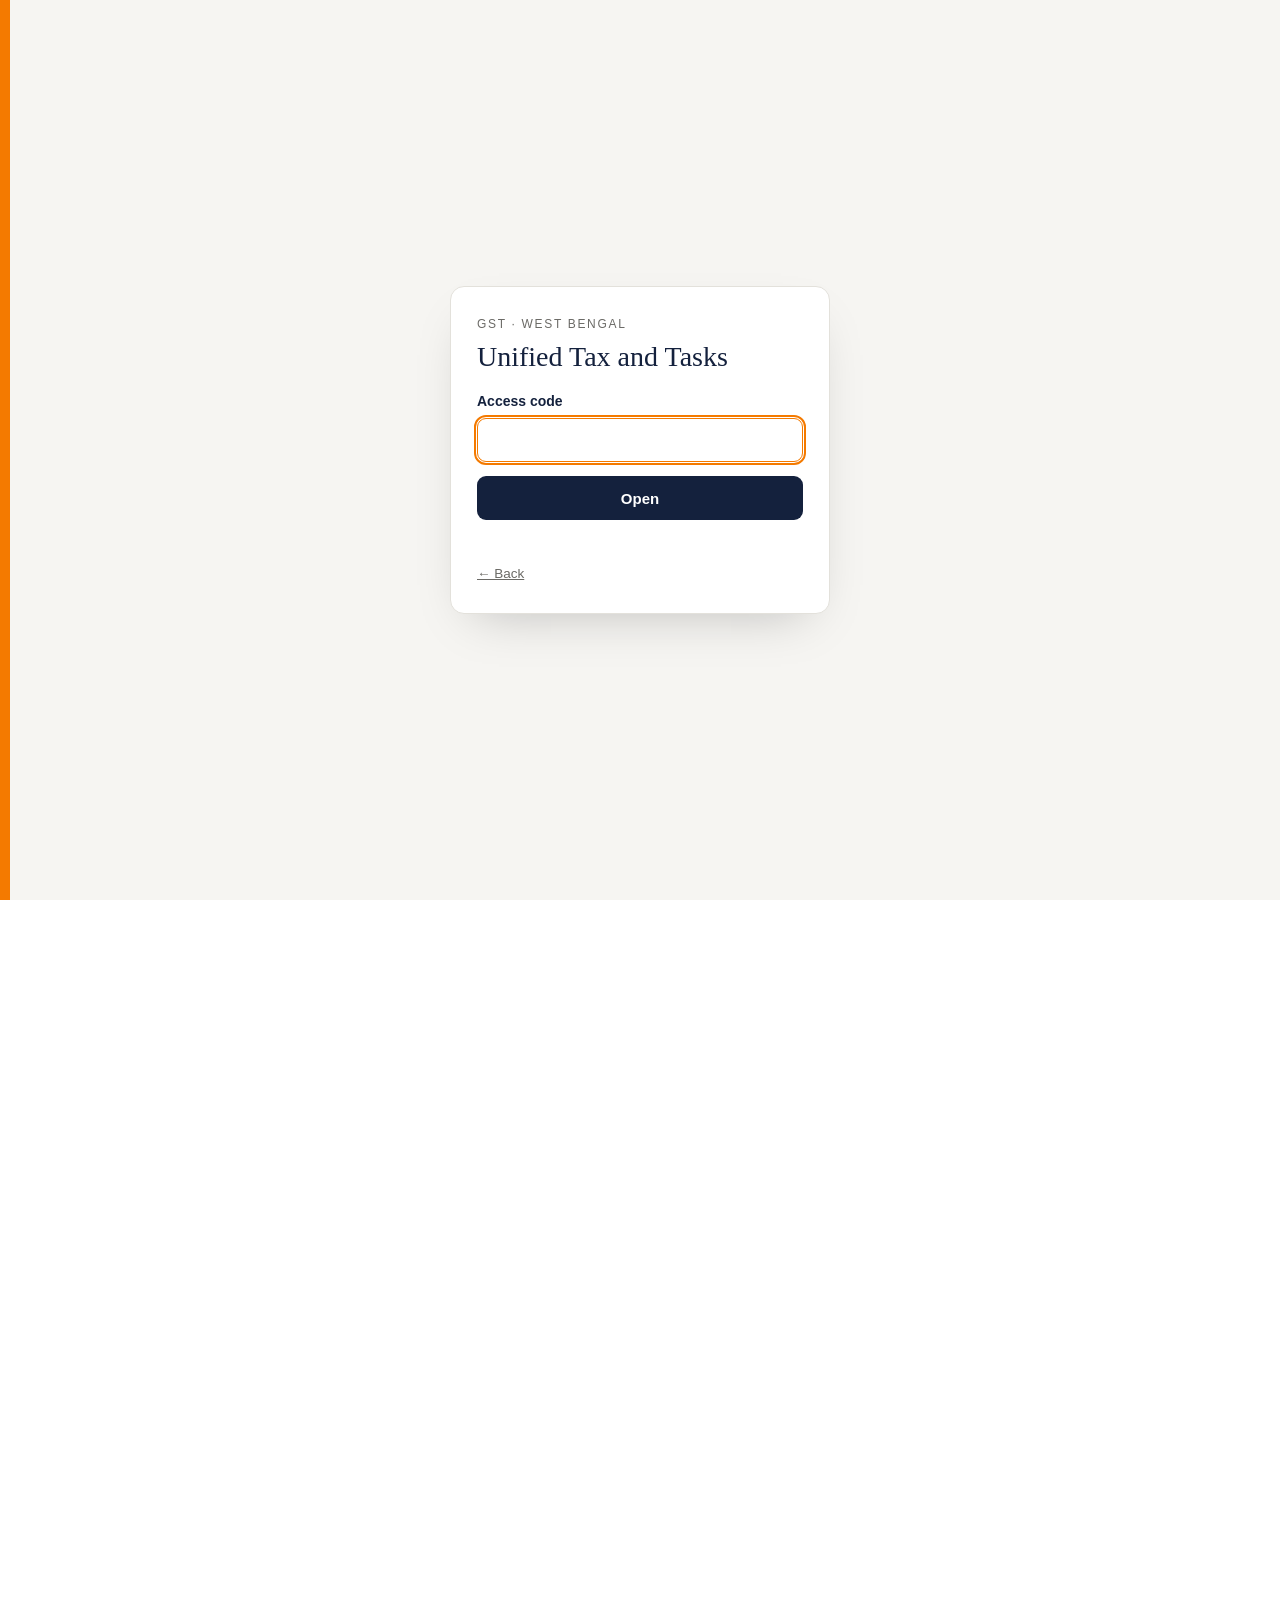
<file: t/utt/tech-plan/index.html>
<!doctype html>
<html lang="en">
<head>
<meta charset="utf-8">
<meta name="viewport" content="width=device-width, initial-scale=1">
<meta name="robots" content="noindex, nofollow">
<title>Tech Plan · Unified Tax and Tasks</title>
<script src="../../gate.js" data-sec="utt"></script>
<link rel="icon" href="/favicon.svg" type="image/svg+xml">
<link rel="stylesheet" href="../../assets/app.css">
<style>
:root{--wb-bengal:#F47A00}
@media (prefers-color-scheme: dark){:root:not([data-theme="light"]){--wb-bengal:#FF9A3D}}
:root[data-theme="dark"]{--wb-bengal:#FF9A3D}
body{background:var(--color-panel);min-height:100vh}
body::before{content:"";position:fixed;left:0;top:0;bottom:0;width:10px;background:var(--wb-bengal)}
.wrap{max-width:900px;margin:0 auto;padding:36px 32px 72px 48px;font-size:16px;line-height:1.6}
.back{font-size:14px;color:var(--color-fg-muted);text-decoration:none} .back:hover{text-decoration:underline}
h1{font:400 clamp(32px,4.6vw,48px)/1.1 var(--font-anthropic-serif);margin:36px 0 6px}
h2{font:400 26px/1.2 var(--font-anthropic-serif);margin:34px 0 10px}
h3{font-size:17px;margin:22px 0 6px}
h1+h2{font:400 19px/1.4 var(--font-anthropic-sans, inherit);color:var(--color-fg-muted);margin-top:0}
hr{border:0;border-top:1px solid var(--color-border-line);margin:28px 0}
.tw{overflow-x:auto;margin:10px 0 16px}
table{border-collapse:collapse;width:100%;font-size:14.5px}
th,td{text-align:left;vertical-align:top;padding:7px 10px;border-bottom:1px solid var(--color-border-line)}
th{font-size:12.5px;text-transform:uppercase;letter-spacing:.04em;color:var(--color-fg-muted)}
code{font-size:.9em;background:var(--color-bg);padding:1px 5px;border-radius:4px}
li{margin:3px 0}
@media (max-width:720px){.wrap{padding:24px 16px 56px 26px}body::before{width:6px}}
</style>
</head>
<body>
<main class="wrap">
<a class="back" href="../../">← GST · West Bengal</a>
<h1>Unified Tax and Tasks</h1>
<p>Version 0.1 · 20 November 2026 · Draft for discussion</p>
<hr>
<h2>1. Purpose</h2>
<p>The present TMS scrutiny module lists discrepancies but does not track what each officer does with them. Unified Tax and Tasks will:</p>
<ol><li>
Create tasks of every kind (scrutiny, audit, mismatch, interest, recovery) in one place, by hand or by Excel upload.
</li><li>
Allot tasks down the hierarchy, either by name (manual) or by round robin across a chosen level, circle and charge.
</li><li>
Record each step taken on a task (ASMT-10, DRC-01A, DRC-01, DRC-07, amount realised, appeal) with date, reference number and amount.
</li><li>
Show every officer their own tasks and show supervisors, up to the Commissioner, stage-wise and officer-wise performance.
</li></ol>
<p>A working demo of the Commissioner (L0) dashboard is the Sample Dashboard. It runs on made-up data.</p>
<hr>
<h2>2. Users and levels</h2>
<div class="tw"><table><thead><tr><th>Level</th><th>Office</th><th>Main use</th></tr></thead><tbody><tr><td>L0</td><td>Directorate (State)</td><td>Creates or uploads task lists, allots to any level, watches performance</td></tr><tr><td>L1</td><td>Circle</td><td>Allots to charges and officers in the circle, reviews officers</td></tr><tr><td>L2</td><td>Charge</td><td>Allots to officers in the charge, also works cases</td></tr><tr><td>L3</td><td>Officer</td><td>Works the case and records each step</td></tr></tbody></table></div>
<p>Rules:</p>
<ul><li>
An officer can allot only to levels below their own and only within their jurisdiction (L1 within the circle, L2 within the charge). L0 can allot anywhere in the State.
</li><li>
Any officer can act on a task allotted to them. A supervisor can view (not edit) every task below them.
</li><li>
Each officer belongs to one charge (or circle or Directorate) at a time. Transfer moves open tasks only after the supervisor re-allots them.
</li></ul>
<hr>
<h2>3. Task types</h2>
<p>The list must be a master table so new types can be added without code changes.</p>
<div class="tw"><table><thead><tr><th>Code</th><th>Task type</th><th>First notice</th><th>SLA to first action</th><th>Own parameters (examples)</th></tr></thead><tbody><tr><td>SCR</td><td>Return scrutiny (sec. 61)</td><td>ASMT-10</td><td>30 days</td><td>Discrepancy type, tax gap, ITC gap</td></tr><tr><td>AUD</td><td>Departmental audit (sec. 65)</td><td>ADT-01</td><td>30 days</td><td>Audit period, turnover audited, audit observations</td></tr><tr><td>R7</td><td>GSTR-7 (TDS) vs GSTR-3B mismatch</td><td>ASMT-10</td><td>30 days</td><td>Deductor GSTIN, TDS credit in GSTR-7, turnover in GSTR-3B</td></tr><tr><td>UPI</td><td>UPI receipts vs declared turnover</td><td>ASMT-10</td><td>30 days</td><td>UPI receipts, declared turnover, bank</td></tr><tr><td>IGR</td><td>IGST credit reversal</td><td>ASMT-10</td><td>30 days</td><td>IGST credit availed, IGST credit eligible, place of supply</td></tr><tr><td>INT</td><td>Interest on delayed GSTR-3B (sec. 50)</td><td>DRC-01A</td><td>15 days</td><td>Return period, days of delay, tax paid late, interest due</td></tr><tr><td>R13</td><td>GSTR-1 vs GSTR-3B liability gap</td><td>ASMT-10</td><td>30 days</td><td>Liability in GSTR-1, liability in GSTR-3B, gap</td></tr><tr><td>ITC</td><td>Excess ITC (GSTR-3B vs GSTR-2B)</td><td>ASMT-10</td><td>30 days</td><td>ITC in GSTR-3B, ITC in GSTR-2B, excess</td></tr></tbody></table></div>
<p>Each task has: GSTIN, trade name, task type, tax period(s), amount involved (₹), source file or batch, priority (High / Normal), due date and the parameters of its own type.</p>
<p><strong>Own parameters for each task type.</strong> Each task type has its own set of parameters, defined in the task type master: name, kind (amount, number, date, text or a list of choices) and whether it is required. A new task type therefore brings its own fields without code changes. The parameters appear on the create form, as extra columns in that type's Excel template, on the task detail and as filters in the task list.</p>
<hr>
<h2>4. Creating tasks</h2>
<h3>4.1 Manual entry</h3>
<p>Form with the fields above. GSTIN is checked for format and looked up in the registration master to fill trade name, circle and charge.</p>
<h3>4.2 Excel upload</h3>
<ul><li>
A downloadable template for each task type (one sheet, fixed column names): the common columns and that type's own parameters. Mandatory columns: GSTIN, Task type, Tax period, Amount involved and the required parameters. Optional: Priority, Due date, Remarks, Assign to (officer ID).
</li><li>
On upload the system shows a preview with three groups: <strong>Ready</strong>, <strong>Warnings</strong> (for example GSTIN not in jurisdiction master) and <strong>Errors</strong> (bad GSTIN, unknown task type, blank amount, missing required parameter).
</li><li>
Duplicate check: same GSTIN + task type + tax period already open → flagged, not created twice.
</li><li>
The uploader chooses: create only, or create and allot straight away (manual or round robin, see section 5).
</li><li>
Each upload is saved as an <strong>upload batch</strong> with file name, uploaded by, date and row counts so it can be traced later.
</li></ul>
<hr>
<h2>5. Allotting tasks</h2>
<p>Every officer from L0 to L2 sees an <strong>Allot</strong> button on unallotted tasks (single or selected in bulk). Two methods:</p>
<h3>5.1 Allot manually</h3>
<p>Pick the officer by name (searchable, filtered to the allowed levels and jurisdiction). The list shows each officer's current open tasks so the allotter can see the load.</p>
<h3>5.2 Allot by round robin</h3>
<p>The allotter chooses:</p>
<ol><li>
<strong>Target level</strong> (for example L3 when L0 is allotting directly to officers, or L1 when allotting to circles).
</li><li>
<strong>Scope</strong>: circle(s) and charge(s). By default tasks stay in the charge of the GSTIN; the allotter can switch this off for State-wide pools.
</li><li>
<strong>Exclude</strong> officers on leave or under transfer (from the officer master).
</li><li>
<strong>Balancing</strong>: plain rotation, or rotation that skips officers whose open load is above the pool average.
</li></ol>
<p>Method: the pool of eligible officers is shuffled once per batch (so the start is random), then tasks are dealt one by one in turn. With balancing on, the next task goes to the officer with the least open tasks, ties broken by the shuffled order. The result is shown as a preview (officer → number of tasks) before it is confirmed.</p>
<h3>5.3 What is stored</h3>
<p>For every allotment (including re-allotment) the system stores:</p>
<div class="tw"><table><thead><tr><th>Field</th><th>Example</th></tr></thead><tbody><tr><td>Allotted to</td><td>Sayan Mukherjee (L3), Barasat charge</td></tr><tr><td>Allotted by</td><td>Rina Basu (L1), 24 Parganas circle</td></tr><tr><td>Method</td><td>Manual / Round robin</td></tr><tr><td>Round robin batch</td><td>RR-2026-11-0042 (with pool, scope and balancing used)</td></tr><tr><td>Date and time</td><td>12-11-2026 11:42</td></tr><tr><td>Reason (re-allotment only)</td><td>Officer transferred</td></tr></tbody></table></div>
<p>The task list has columns <strong>Allotted by</strong> and <strong>Method</strong> so any user can see how each task reached the officer.</p>
<hr>
<h2>6. Task stages</h2>
<p>Each task moves through fixed stages. The officer records a step with: date, form reference number (from the GST portal), amount where relevant and an optional PDF.</p>
<div class="tw"><table><thead><tr><th>#</th><th>Stage</th><th>Recorded when</th><th>SLA in stage</th></tr></thead><tbody><tr><td>1</td><td>Allotted</td><td>Task reaches the officer</td><td>7 days</td></tr><tr><td>2</td><td>Under examination</td><td>Officer opens the case</td><td>30 days</td></tr><tr><td>3</td><td>ASMT-10 issued (ADT-01 for audit)</td><td>Notice issued</td><td>30 days (reply time)</td></tr><tr><td>4</td><td>Reply received (ASMT-11)</td><td>Taxpayer replies</td><td>15 days</td></tr><tr><td>5</td><td>DRC-01A issued</td><td>Pre-show cause intimation</td><td>30 days</td></tr><tr><td>6</td><td>DRC-01 issued</td><td>Show cause notice</td><td>90 days</td></tr><tr><td>7</td><td>DRC-07 issued</td><td>Demand order</td><td>90 days (to realise)</td></tr><tr><td>8</td><td>Amount realised</td><td>DRC-03 or recovery, full or part</td><td>closed</td></tr><tr><td>9</td><td>Closed</td><td>No dues: dropped after examination or ASMT-12</td><td>closed</td></tr><tr><td>10</td><td>Moved to appeal</td><td>APL-01 filed by taxpayer</td><td>closed for this module</td></tr></tbody></table></div>
<p>Allowed moves (others blocked):</p>
<ul><li>
2 → 3 or 9
</li><li>
3 → 4, 5, 8 or 9
</li><li>
4 → 5, 6, 8 or 9
</li><li>
5 → 6 or 8
</li><li>
6 → 7, 8 or 9
</li><li>
7 → 8 or 10
</li><li>
Partial realisation keeps the task at stage 7 and adds the amount; full realisation closes it.
</li></ul>
<p>A task is <strong>overdue</strong> when the days spent in its current stage exceed that stage's SLA. SLA values are kept in a master table.</p>
<hr>
<h2>7. Screens</h2>
<ol><li>
<strong>My tasks (every officer)</strong>: tabs by stage, overdue first, quick action "Record next step", the full history of each task (allotments and steps).
</li><li>
<strong>Task detail</strong>: GSTIN summary, amount involved, demand, realised, timeline of events, documents, allotment trail.
</li><li>
<strong>Create / upload / allot</strong>: as in sections 4 and 5.
</li><li>
<strong>Supervisor dashboard (L1, L2)</strong>: the same as the Commissioner dashboard, limited to their jurisdiction.
</li><li>
<strong>Commissioner dashboard (L0)</strong>: see the Sample Dashboard. It has five tabs on one filter bar (task type, circle, charge, officer level, allotment method, period):
<ul><li>
<strong>Overview</strong>: summary cards, one panel for each of the other three tabs with its key figures, circles at a glance and month-wise flow.
</li><li>
<strong>Tax Track</strong> (revenue mobilised through tasks): task type tiles at the top (tasks, amount involved, demand, realised, realisation, pending and overdue for each type; picking one filters the tab), amount cards, amount pending at each stage with the overdue part, month-wise demand and realisation, circle- and charge-wise revenue table.
</li><li>
<strong>Task Track</strong> (officer and circle performance): the blocks below except allotment.
</li><li>
<strong>Task Allocation</strong>: allotment by level, routes tasks take from upload to the officer, who allots and how, round robin batches, and the allotter profile.
</li><li>
<strong>Master Dashboard</strong>: all the blocks of the other tabs on one page.
</li></ul>
</li></ol>
<p>Main blocks:</p>
<ul><li>
Summary cards: tasks allotted, pending, overdue, disposed, amount involved, demand raised (DRC-07), amount realised, realisation %.
</li><li>
Stage pipeline: tasks now at each stage, overdue at each stage, median days and conversion between stages.
</li><li>
Officer × stage matrix: each officer's amount involved and open tasks by stage (switchable to amount involved by stage) with disposal %, overdue, demand, realisation and a performance score; can be grouped by officer, charge or circle.
</li><li>
Circle-wise stage mix, ageing of open tasks, monthly trend, task-type performance, allotment method share.
</li><li>
<strong>Who allots and how</strong>: every officer from L0 to L2 who allotted tasks, with manual and round robin counts, round robin batches, median days taken to pass a task on and the result of the tasks they allotted (pending, overdue, disposal). Filter by level and by habit (mostly round robin, both, mostly manual).
</li><li>
<strong>Officer profile</strong> opens as a popup in the centre of the screen, with back and a breadcrumb so the user can move from officer to task to allotter and return. Two tabs:
<ul><li>
<em>Tasks with this officer</em>: cards, tasks and amount involved by stage, the routes by which tasks reached the officer (each allotting officer clickable) and the full task list. Every card, stage, overdue count and route narrows the task list; every task opens its history.
</li><li>
<em>Allotments made</em> (L0 to L2, the allotter view): tasks allotted manually and by round robin, month-wise split, results by method, round robin batches (date, officers, tasks per officer, scope), the officers allotted to and the tasks allotted. Every row narrows the task list.
</li></ul>
</li><li>
Task history with every officer in the allotment chain clickable.
</li><li>
Task register with <strong>Allotted by</strong> and <strong>Method</strong> columns, exportable to Excel.
</li></ul>
<p>All counts are clickable and filter the rest of the page.</p>
<hr>
<h2>8. Measures (definitions)</h2>
<div class="tw"><table><thead><tr><th>Measure</th><th>Definition</th></tr></thead><tbody><tr><td>Allotted</td><td>Tasks allotted to the officer in the period</td></tr><tr><td>Amount involved</td><td>Sum of the amount involved in those tasks; also shown stage-wise, for pending, overdue and disposed tasks, so that an officer with few but large cases is seen correctly</td></tr><tr><td>Pending</td><td>Tasks at stages 1 to 7</td></tr><tr><td>Disposed</td><td>Tasks at stages 8, 9 or 10</td></tr><tr><td>Disposal %</td><td>Disposed ÷ allotted</td></tr><tr><td>Overdue</td><td>Pending tasks beyond the SLA of their current stage</td></tr><tr><td>Days to dispose</td><td>Median days from allotment to disposal</td></tr><tr><td>Notice rate</td><td>Tasks that reached ASMT-10 or later ÷ tasks examined</td></tr><tr><td>Demand raised</td><td>Sum of DRC-07 amounts</td></tr><tr><td>Realised</td><td>Sum of DRC-03 and recovery amounts</td></tr><tr><td>Realisation %</td><td>Realised ÷ demand raised (plus amounts paid before DRC-07)</td></tr><tr><td>Round robin share</td><td>Allotments made by round robin ÷ all allotments made by the officer. 65% or more: mostly round robin; 35% or less: mostly manual</td></tr><tr><td>Days to allot</td><td>Median days from the date a task reaches an allotting officer (upload or allotment to them) to the date they allot it onward</td></tr></tbody></table></div>
<p><strong>Performance score (0 to 100)</strong> = 35% disposal + 25% timeliness (1 − overdue share) + 25% realisation + 15% speed (median days compared with the State median). Weights are kept in a settings table so the Commissioner can change them.</p>
<hr>
<h2>9. Data model (main tables)</h2>
<ul><li>
<code>office</code> (id, type: directorate / circle / charge, name, parent_id)
</li><li>
<code>officer</code> (id, name, designation, level, office_id, mobile, email, status: working / leave / transferred)
</li><li>
<code>task_type</code> (code, name, first_notice, sla_days)
</li><li>
<code>task_type_param</code> (task_type, name, kind, choices, required, order): the own parameters of each task type
</li><li>
<code>stage</code> (id, name, sla_days, is_closed)
</li><li>
<code>task</code> (id, gstin, trade_name, task_type, tax_period, amount_involved, priority, due_date, office_id, current_stage, current_officer_id, created_by, created_at, upload_batch_id, params_json: values of the task type's own parameters)
</li><li>
<code>allotment</code> (id, task_id, from_officer_id, to_officer_id, method, rr_batch_id, reason, at)
</li><li>
<code>rr_batch</code> (id, allotter_id, target_level, scope_json, balancing, pool_json, at)
</li><li>
<code>task_event</code> (id, task_id, stage, form_ref, form_date, amount, document_id, remarks, by_officer_id, at)
</li><li>
<code>upload_batch</code> (id, file_name, rows_total, rows_created, rows_rejected, by, at)
</li><li>
<code>document</code> (id, task_id, file_path, type, uploaded_by, at)
</li><li>
<code>audit_log</code> (every create, edit, allotment and stage change)
</li></ul>
<hr>
<h2>10. Integration and security</h2>
<ul><li>
Sign-in through the departmental single sign-on; roles come from the officer master.
</li><li>
Read GSTIN details (trade name, jurisdiction) from the registration data already held by DCT.
</li><li>
Optional: daily pull of new discrepancy lists from the GSTN BO / TMS exports to create tasks automatically.
</li><li>
SMS / e-mail alert on allotment and on tasks about to become overdue.
</li><li>
Every change logged with user, time and old and new values. No hard deletion of tasks; a task is closed or withdrawn with a reason.
</li><li>
Hosting on the State Data Centre; daily backup.
</li></ul>
<hr>
<h2>11. Plan for one week</h2>
<div class="tw"><table><thead><tr><th>Day</th><th>Work</th></tr></thead><tbody><tr><td>1</td><td>Masters (office, officer, task type, stage), sign-in and roles, database tables</td></tr><tr><td>2</td><td>Manual task creation and Excel upload with checks, duplicates and upload batches</td></tr><tr><td>3</td><td>Manual and round robin allotment with preview, re-allotment and the allotment record</td></tr><tr><td>4</td><td>"My tasks" and task detail: recording steps, allowed moves, SLA and overdue</td></tr><tr><td>5</td><td>Commissioner and supervisor dashboards (Overview, Tax Track, Task Track, Task Allocation, Master Dashboard), officer and task popups, Excel export</td></tr><tr><td>6</td><td>Alerts, audit log, testing with real lists from two circles (one Kolkata, one district)</td></tr><tr><td>7</td><td>Fixes, a short user note for officers and start of use in the two circles</td></tr></tbody></table></div>
<p>State-wide use follows once the two circles have used it without major issues.</p>
<hr>
<h2>12. Points to decide</h2>
<ol><li>
Which designations sit at each level (L0 to L3) in the officer master.
</li><li>
Whether L2 (charge) officers also hold cases or only allot.
</li><li>
The own parameters of each task type.
</li><li>
SLA days for each stage and task type.
</li><li>
Whether round robin must stay within the GSTIN's own charge by default.
</li><li>
Whether amounts realised are typed in or taken from the cash ledger (DRC-03).
</li><li>
Weights of the performance score.
</li></ol>
</main>
</body>
</html>
</file>
<file: style.css>
:root {
  --bg:          #F4F4F4;
  --bg-white:    #FFFFFF;
  --ink:         #141414;
  --ink-2:       #2A2A2A;
  --muted:       #6E6E6E;
  --muted-2:     #A9A9A9;
  --rule:        #E5E5E5;
  --rule-soft:   #EFEFEF;
  --accent:      #C89B3C;
  --accent-ink:  #9A7426;
  --chip-bg:     #F0F0F0;
  --foot-bg:     #0E0E0E;
  --foot-muted:  #8B8B8B;
  --foot-accent: #D6A243;
  --max:         1120px;
}
* { box-sizing: border-box; }
html, body { margin: 0; padding: 0; }
html { scroll-behavior: smooth; }
body {
  font-family: "Inter", -apple-system, BlinkMacSystemFont, "Segoe UI", Helvetica, Arial, sans-serif;
  color: var(--ink);
  background: var(--bg-white);
  font-size: 15px;
  line-height: 1.6;
  -webkit-font-smoothing: antialiased;
  text-rendering: optimizeLegibility;
}
a { color: inherit; text-decoration: none; }
a:hover { color: var(--ink); }
.link {
  color: var(--accent-ink);
  border-bottom: 1px solid var(--accent);
  transition: color .18s, border-color .18s;
}
.link:hover { color: var(--ink); border-color: var(--ink); }
p { text-wrap: pretty; }

/* ================= NAV ================= */
.top { background: var(--bg); }
.nav {
  max-width: calc(var(--max) + 64px);
  margin: 0 auto;
  padding: 28px 32px 12px;
  display: flex; align-items: center; justify-content: space-between;
  gap: 32px;
}
.brand { display: flex; align-items: center; gap: 12px; }
.brand-mark {
  width: 34px; height: 34px;
  display: grid; place-items: center;
  background: var(--ink);
  color: #fff;
  border-radius: 8px;
  font-size: 17px; font-weight: 700;
  letter-spacing: -0.04em;
  line-height: 1;
  padding-bottom: 6px;
  transition: background .18s ease;
}
.brand:hover .brand-mark { background: var(--accent-ink); }
.brand-text { display: flex; flex-direction: column; gap: 5px; }
.brand-name {
  font-size: 20px; font-weight: 600;
  letter-spacing: -0.02em;
  line-height: 1;
  text-transform: lowercase;
}
.brand-name .dot { color: var(--accent); }
.brand-sub {
  font-size: 9.5px;
  letter-spacing: 0.22em;
  text-transform: uppercase;
  color: var(--muted);
  font-weight: 500;
}
.nav-links { display: flex; align-items: center; gap: 4px; margin-right: -14px; }
.nav-links a {
  font-size: 13.5px;
  font-weight: 450;
  color: var(--ink-2);
  padding: 8px 14px;
  border-radius: 6px;
  display: inline-flex; align-items: center; gap: 5px;
  transition: background .18s ease;
}
.nav-links a:hover { background: #EAEAEA; }
.nav-links .ext { font-size: 11px; color: var(--muted); }

/* ================= HERO ================= */
.hero { padding: 48px 32px 40px; }
.hero-inner {
  max-width: var(--max);
  margin: 0 auto;
  display: flex;
  align-items: center;
  min-height: 360px;
}
.hello {
  font-size: 34px;
  font-weight: 600;
  letter-spacing: -0.02em;
  line-height: 1.15;
  margin: 0 0 18px;
}
.about-label {
  margin: -8px 0 14px;
  font-size: 13px;
  color: var(--muted);
}
.li {
  display: inline-grid; place-items: center;
  width: 17px; height: 17px;
  margin: 0 1px 0 3px;
  vertical-align: -1px;
  border-radius: 3px;
  background: var(--muted);
  color: #fff;
  font-size: 11px; font-weight: 700;
  letter-spacing: -0.02em;
  line-height: 1;
  padding-bottom: 1px;
  transition: background .18s ease;
}
.li:hover { background: #0A66C2; color: #fff; }
.path {
  list-style: none; margin: 0 0 36px; padding: 0;
  display: flex; flex-wrap: wrap; align-items: baseline;
  gap: 6px 10px;
  font-size: 14px;
  color: var(--muted);
}
.path li { display: inline-flex; align-items: baseline; gap: 10px; }
.path li + li::before { content: "→"; color: var(--muted-2); }
.path .now { color: var(--ink); font-weight: 600; }
.path .now span { color: var(--muted); font-weight: 400; }
.path .next { color: var(--accent-ink); font-weight: 600; }
.musing {
  max-width: 620px;
  margin: -16px 0 36px;
  font-size: 13.5px;
  line-height: 1.65;
  color: var(--muted);
}
.musing p { margin: 0 0 10px; }
.musing ul { margin: 0 0 10px; padding-left: 18px; display: grid; gap: 6px; }
.musing li::marker { color: var(--muted-2); }

.cards { display: grid; gap: 24px; max-width: 520px; }
.card {
  padding: 2px 0 2px 18px;
  border-left: 2px solid var(--accent);
}
.card-title {
  font-size: 15px; font-weight: 600;
  margin: 0 0 6px; letter-spacing: -0.005em;
}
.card-body { font-size: 14px; color: var(--muted); margin: 0; }

.scroll-arrow {
  display: block; width: max-content;
  margin: 24px auto 0;
  color: var(--muted-2);
  font-size: 18px;
  animation: bounce 2.2s ease-in-out infinite;
}
@keyframes bounce { 0%,100% { transform: translateY(0); } 50% { transform: translateY(5px); } }
@media (prefers-reduced-motion: reduce) { .scroll-arrow { animation: none; } }

/* ================= SECTIONS ================= */
.write { padding: 88px 32px 96px; }
.write-inner { max-width: var(--max); margin: 0 auto; }
.topic {
  padding: 36px 0;
  border-bottom: 1px solid var(--rule-soft);
  display: grid;
  grid-template-columns: minmax(0, 1fr) auto;
  gap: 12px 24px;
  align-items: start;
  scroll-margin-top: 24px;
}
.topic:first-child { padding-top: 0; }
.topic:last-child { border-bottom: 0; }
.topic-name {
  grid-column: 1;
  font-size: 22px; font-weight: 600;
  letter-spacing: -0.015em;
  margin: 0;
}
.topic-arrow {
  grid-column: 2; grid-row: 1;
  width: 32px; height: 32px;
  display: grid; place-items: center;
  color: var(--muted);
  border-radius: 6px;
  font-size: 14px;
  transition: background .18s, color .18s, transform .18s;
}
.topic-arrow:hover { background: var(--ink); color: #fff; transform: translate(2px, -2px); }
.topic-body { grid-column: 1; display: grid; gap: 18px; max-width: 720px; }
.topic-dek { margin: 0; color: var(--muted); font-size: 15px; }

.chips {
  margin: 0; padding: 0; list-style: none;
  display: flex; flex-wrap: wrap; gap: 8px;
}
.chip {
  display: inline-flex; align-items: baseline; gap: 6px;
  padding: 6px 12px;
  background: var(--chip-bg);
  border-radius: 4px;
  font-size: 13px;
  line-height: 1.4;
  color: var(--ink-2);
  transition: background .18s ease;
}
a.chip:hover { background: #E5E5E5; }
.chip-k { font-weight: 600; }
.chip-v { color: var(--muted); }
.chip-note { color: var(--accent-ink); font-size: 11.5px; }


/* ================= NOTE ================= */
.note { background: var(--bg); padding: 64px 32px; }
.note-inner { max-width: var(--max); margin: 0 auto; }
.note .card { max-width: 620px; }
.note .card-body { font-size: 15px; color: var(--ink-2); }

/* ================= FOOTER ================= */
footer { background: var(--foot-bg); color: #fff; padding: 44px 32px 28px; }
.foot-inner { max-width: var(--max); margin: 0 auto; text-align: center; }
.foot-name { color: var(--foot-accent); font-size: 13.5px; font-weight: 500; letter-spacing: 0.01em; }
.foot-links { display: flex; justify-content: center; gap: 20px; margin-top: 10px; font-size: 12.5px; color: var(--foot-muted); }
.foot-links a:hover { color: #fff; }
.foot-fine {
  margin-top: 28px; padding-top: 20px;
  border-top: 1px solid rgba(255,255,255,0.08);
  font-size: 11.5px; color: var(--foot-muted);
}

/* ================= RESPONSIVE ================= */
@media (max-width: 860px) {
  .nav { padding: 24px 20px 8px; }
  .nav-links { display: none; }
  .hero { padding: 32px 20px 32px; }
  .hero-inner { min-height: 0; }
  .hello { font-size: 28px; }
  .write { padding: 56px 20px 64px; }
  .note { padding: 48px 20px; }
  footer { padding: 40px 20px 24px; }
}
</file>
<file: t/assets/app.css>
/* GSTapp shared theme: tokens used by every page, light and dark */
:root{
  --color-fg:#1c1b19; --color-fg-muted:#6b6862; --color-bg:#f7f6f2; --color-panel:#ffffff; --color-border-line:#e4e1d9;
  --color-ok:#2e7d32; --color-warn:#b26a00; --color-bad:#c62828;
  --font-anthropic-sans:-apple-system,BlinkMacSystemFont,"Segoe UI",Roboto,"Helvetica Neue",Arial,sans-serif;
  --font-anthropic-serif:"Iowan Old Style","Palatino Linotype",Palatino,Georgia,serif;
  --cds-font-size-caption:12px; --cds-font-size-body:14px; --cds-font-size-heading:18px; --cds-font-size-title:28px; --cds-font-weight-medium:600;
  --cds-gap-xs:4px; --cds-gap-sm:8px; --cds-gap-md:12px; --cds-gap-lg:16px; --cds-gap-xl:28px;
  --cds-pad-sm:8px; --cds-pad-md:12px; --cds-pad-lg:16px; --cds-radius:8px;
  --cds-chart-grid:#eeece6; --cds-chart-axis:#cfccc4; --cds-chart-reference:#8a877f; --cds-chart-muted:#bdb9b0; --cds-chart-status-critical:#c62828;
  --cds-text-secondary:#6b6862; --cds-surface-popover:#ffffff; --cds-border:#dedad1; --cds-shadow-popover:0 4px 14px rgba(0,0,0,.12);
  --c0:#2563eb; --c1:#7c3aed; --c2:#059669; --c3:#0891b2; --c4:#65a30d; --c5:#9333ea;
  color-scheme:light;
}
@media (prefers-color-scheme: dark){
  :root:not([data-theme="light"]){
    --color-fg:#ecebe7; --color-fg-muted:#a3a09a; --color-bg:#151514; --color-panel:#1f1f1d; --color-border-line:#33322f;
    --color-ok:#66bb6a; --color-warn:#ffb74d; --color-bad:#ef5350;
    --cds-chart-grid:#2b2a28; --cds-chart-axis:#45433f; --cds-chart-reference:#9a978f; --cds-chart-muted:#5e5b55; --cds-chart-status-critical:#ef5350;
    --cds-text-secondary:#a3a09a; --cds-surface-popover:#262624; --cds-border:#3a3936; --cds-shadow-popover:0 4px 14px rgba(0,0,0,.5);
    --c0:#60a5fa; --c1:#a78bfa; --c2:#34d399; --c3:#22d3ee; --c4:#a3e635; --c5:#c084fc;
    color-scheme:dark;
  }
}
:root[data-theme="dark"]{
  --color-fg:#ecebe7; --color-fg-muted:#a3a09a; --color-bg:#151514; --color-panel:#1f1f1d; --color-border-line:#33322f;
  --color-ok:#66bb6a; --color-warn:#ffb74d; --color-bad:#ef5350;
  --cds-chart-grid:#2b2a28; --cds-chart-axis:#45433f; --cds-chart-reference:#9a978f; --cds-chart-muted:#5e5b55; --cds-chart-status-critical:#ef5350;
  --cds-text-secondary:#a3a09a; --cds-surface-popover:#262624; --cds-border:#3a3936; --cds-shadow-popover:0 4px 14px rgba(0,0,0,.5);
  --c0:#60a5fa; --c1:#a78bfa; --c2:#34d399; --c3:#22d3ee; --c4:#a3e635; --c5:#c084fc;
  color-scheme:dark;
}
*{box-sizing:border-box}
html{-webkit-text-size-adjust:100%}
body{margin:0;background:var(--color-bg);color:var(--color-fg);font:var(--cds-font-size-body)/1.5 var(--font-anthropic-sans)}
a{color:inherit}

/* top bar shared by all pages */
.app-bar{position:sticky;top:0;z-index:20;display:flex;align-items:center;gap:12px;padding:10px 16px;background:var(--color-bg);border-bottom:1px solid var(--color-border-line)}
.app-bar a{text-decoration:none;font-weight:var(--cds-font-weight-medium)}
.app-bar a:hover,.app-bar a:focus-visible{text-decoration:underline}
.app-bar .app-crumb{color:var(--color-fg-muted)}

/* page frame for tools */
#dash-root{max-width:1120px;margin:0 auto;padding:24px 16px 64px}
.dash-skeleton{position:relative;color:transparent!important}
.dash-skeleton::after{content:"";position:absolute;inset:0;border-radius:var(--cds-radius);background:var(--color-border-line);opacity:.5}
.app-notice{max-width:1120px;margin:16px auto 0;padding:12px 16px;border:1px solid var(--color-warn);border-radius:var(--cds-radius);background:var(--color-panel)}
.app-notice[hidden]{display:none}
</file>
